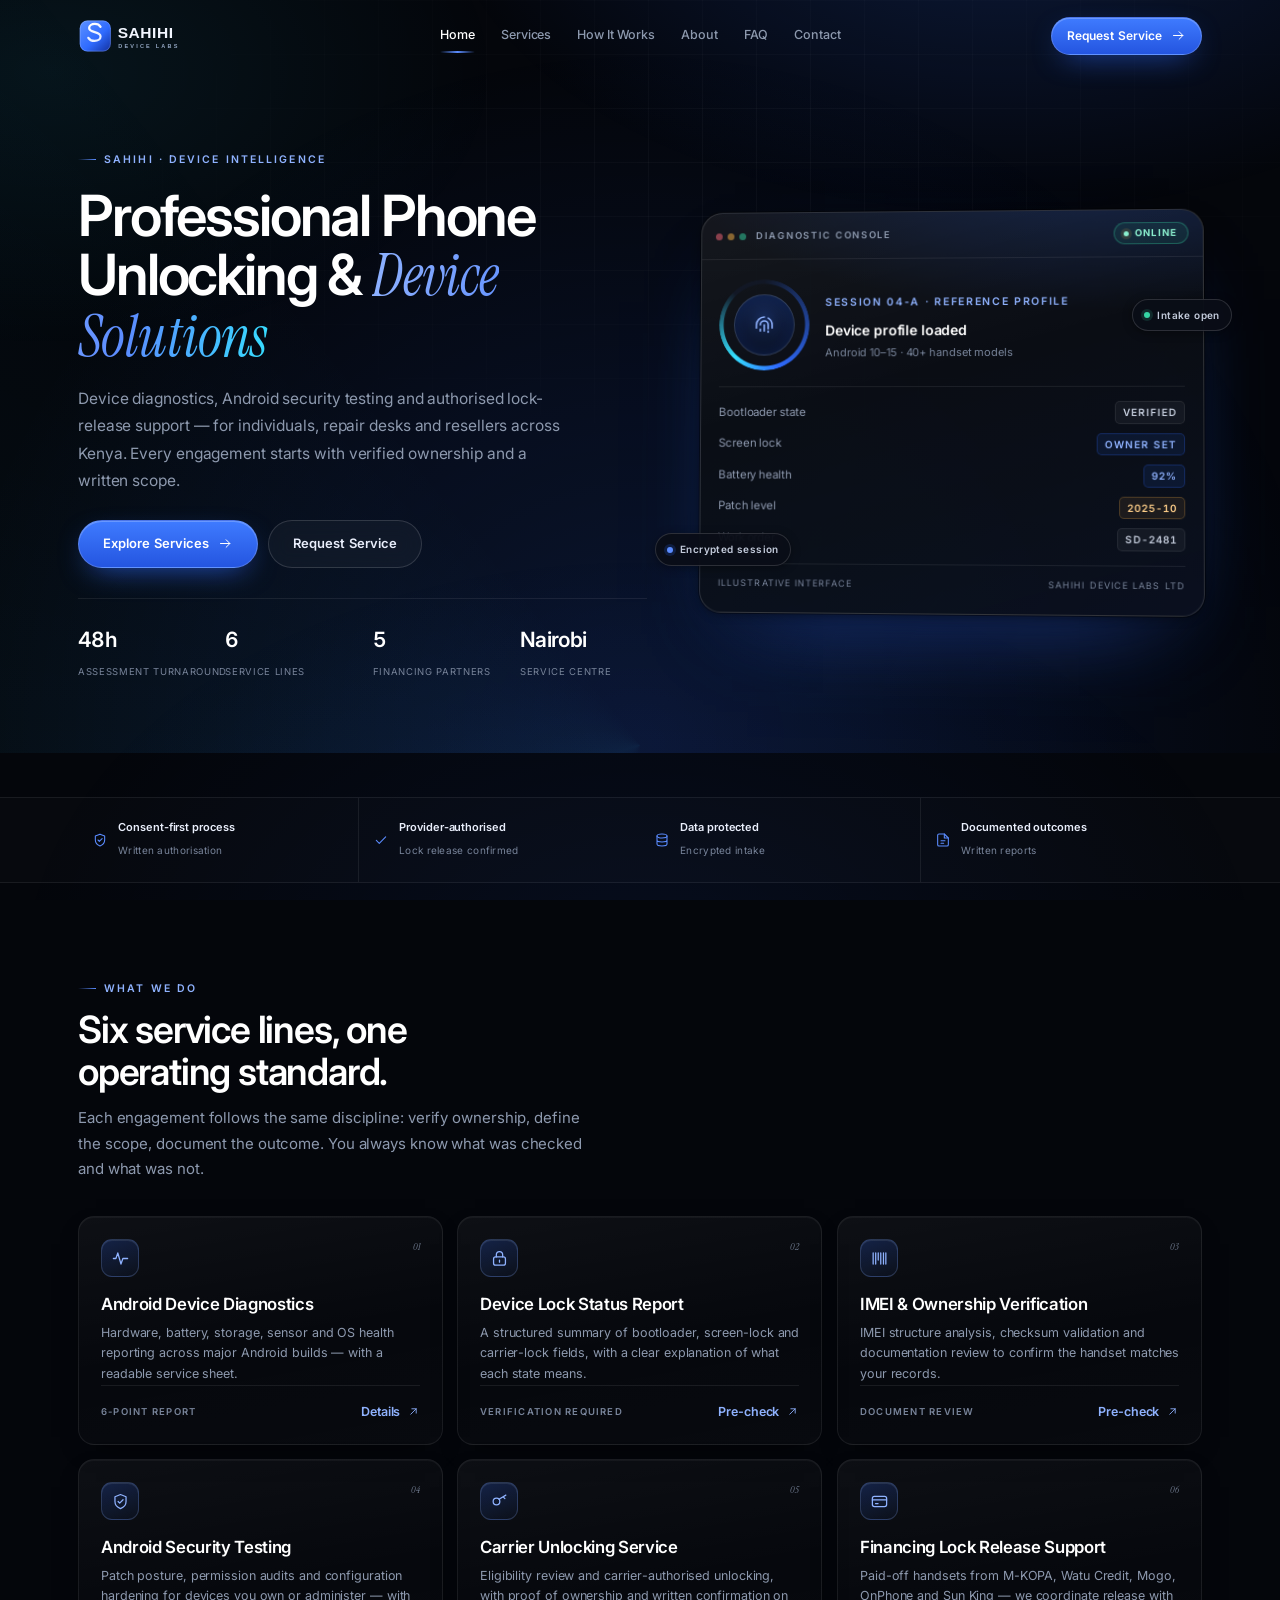
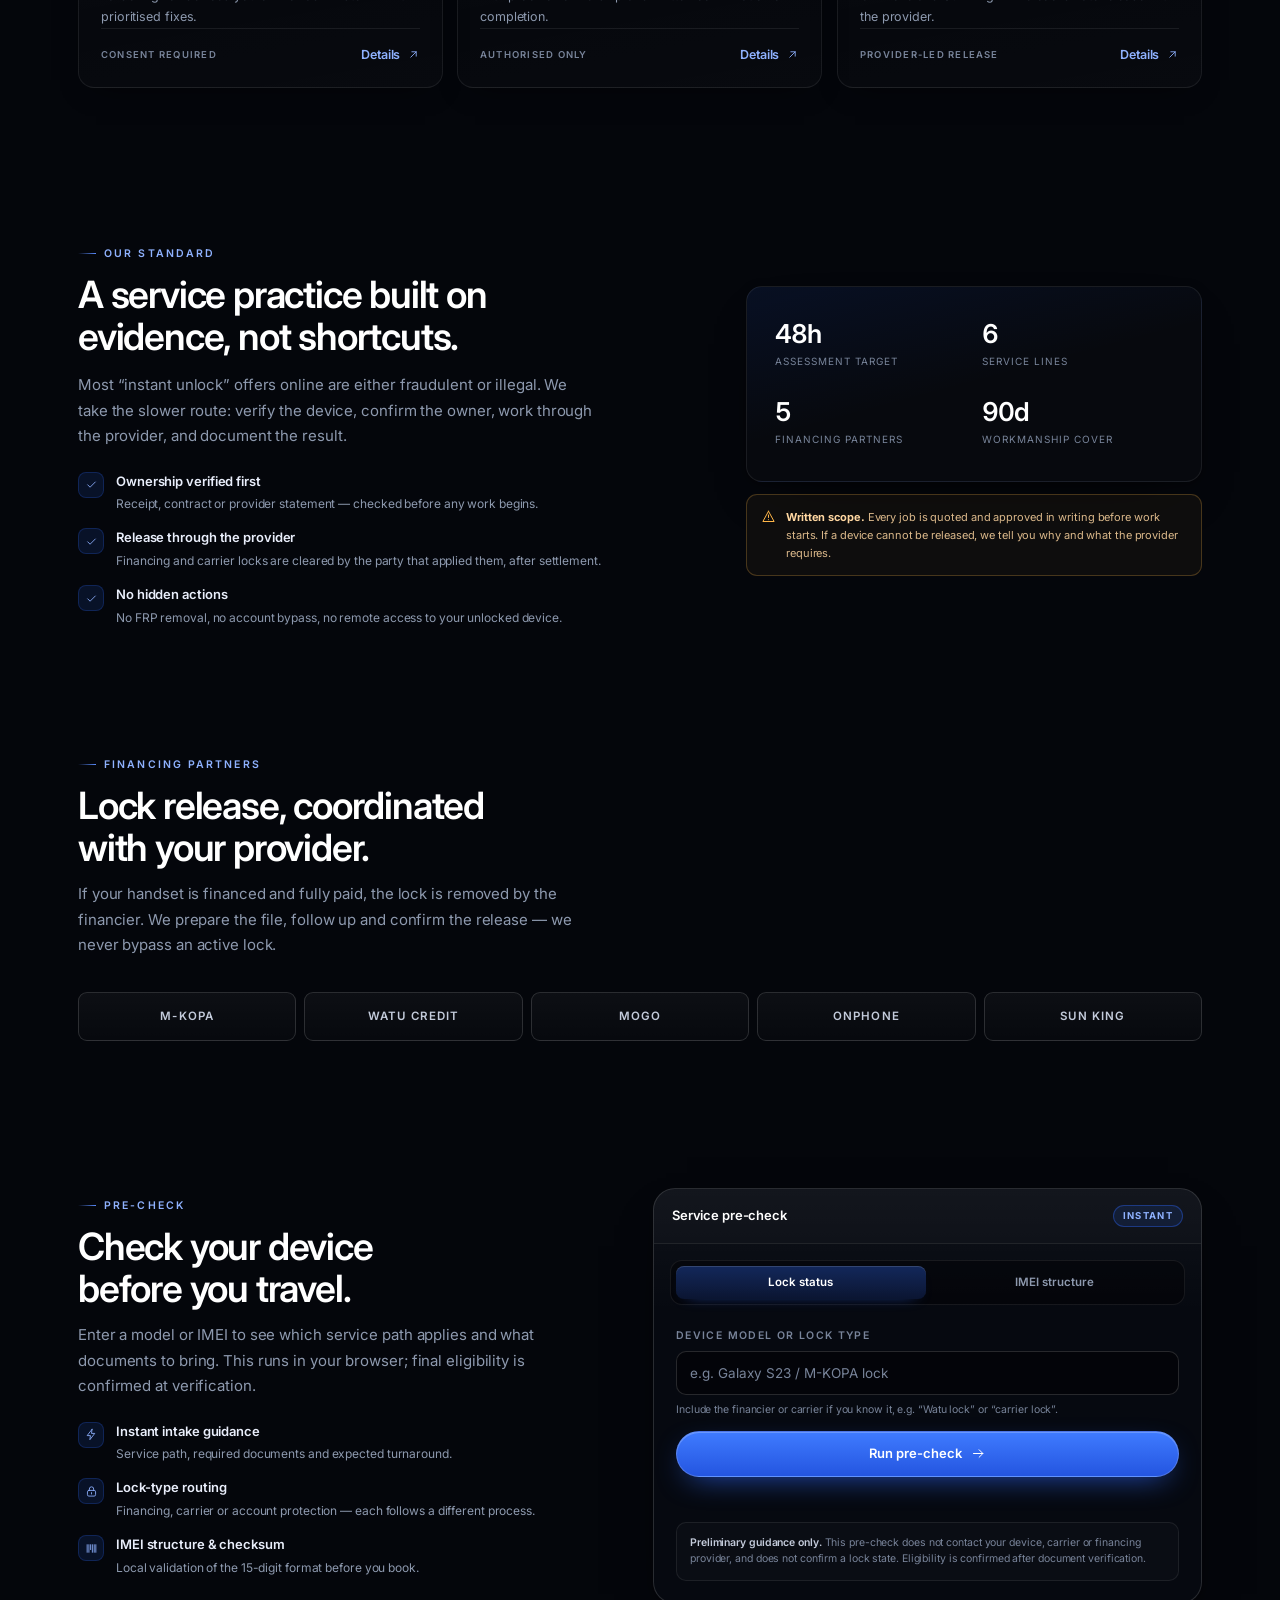
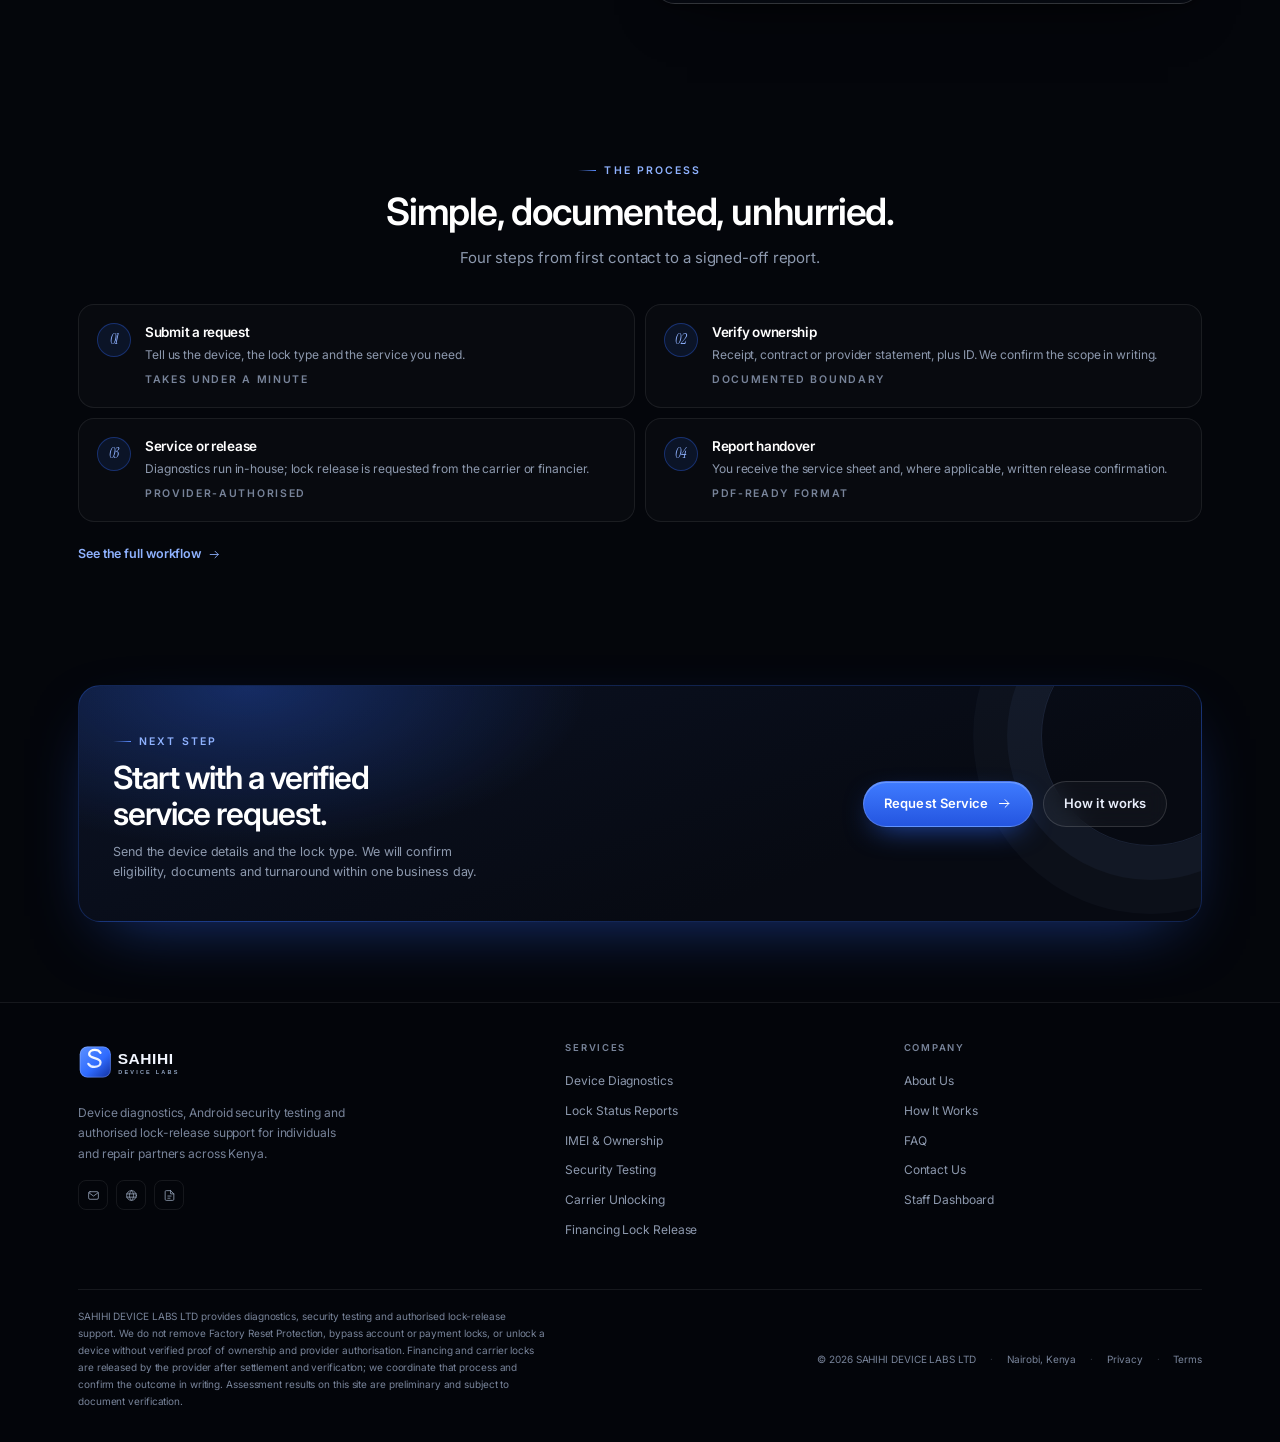
<file: index.html>
<!doctype html>
<html lang="en">
<head>
<meta charset="utf-8">
<meta name="viewport" content="width=device-width, initial-scale=1, viewport-fit=cover">
<title>SAHIHI DEVICE LABS — Professional Phone Unlocking & Device Solutions</title>
<meta name="description" content="SAHIHI DEVICE LABS LTD — Android diagnostics, lock-status reporting, IMEI verification, security testing and authorised lock release in Nairobi, Kenya.">
<meta name="theme-color" content="#04060b">
<meta name="color-scheme" content="dark">
<meta property="og:type" content="website">
<meta property="og:site_name" content="SAHIHI DEVICE LABS LTD">
<meta property="og:title" content="SAHIHI DEVICE LABS — Professional Phone Unlocking & Device Solutions">
<meta property="og:description" content="SAHIHI DEVICE LABS LTD — Android diagnostics, lock-status reporting, IMEI verification, security testing and authorised lock release in Nairobi, Kenya.">
<link rel="icon" type="image/svg+xml" href="assets/img/logo-mark.svg">
<link rel="preconnect" href="https://fonts.googleapis.com">
<link rel="preconnect" href="https://fonts.gstatic.com" crossorigin>
<link href="https://fonts.googleapis.com/css2?family=Inter:wght@400;500;600;700&amp;family=Instrument+Serif:ital@0;1&amp;display=swap" rel="stylesheet">
<link rel="stylesheet" href="assets/css/style.css">
<noscript><style>.reveal{opacity:1;transform:none}</style></noscript>
</head>
<body data-page="index.html">
<header class="site-header" id="siteHeader">
  <div class="wrap nav">
    <a class="brand" href="index.html" aria-label="SAHIHI home"><img class="brand-logo" src="assets/img/logo.svg" alt="Sahihi Device Labs" width="152" height="38"></a>
    <nav class="nav-links" aria-label="Primary">
      <a class="nav-link is-active" href="index.html" aria-current="page">Home</a>
<a class="nav-link" href="services.html">Services</a>
<a class="nav-link" href="how-it-works.html">How It Works</a>
<a class="nav-link" href="about.html">About</a>
<a class="nav-link" href="faq.html">FAQ</a>
<a class="nav-link" href="contact.html">Contact</a>
    </nav>
    <div class="nav-actions"><a class="btn btn--primary btn--sm" href="contact.html">Request Service <svg viewBox="0 0 24 24" fill="none" stroke="currentColor" stroke-width="1.6" stroke-linecap="round" stroke-linejoin="round" aria-hidden="true"><path d="M4 12h15M13 6l6 6-6 6"/></svg></a></div>
    <button class="nav-toggle" id="navToggle" aria-label="Open menu" aria-expanded="false" aria-controls="mobileMenu"><span></span></button>
  </div>
</header>
<div class="mobile-menu" id="mobileMenu">
  <a class="mobile-link is-active" href="index.html">Home<small>Current</small></a>
<a class="mobile-link" href="services.html">Services<small>→</small></a>
<a class="mobile-link" href="how-it-works.html">How It Works<small>→</small></a>
<a class="mobile-link" href="about.html">About<small>→</small></a>
<a class="mobile-link" href="faq.html">FAQ<small>→</small></a>
<a class="mobile-link" href="contact.html">Contact<small>→</small></a>
  <a class="mobile-link" href="admin.html">Staff Dashboard<small>Staff</small></a>
  <div class="mobile-cta">
    <a class="btn btn--primary btn--block" href="contact.html">Request Service</a>
    <a class="btn btn--ghost btn--block" href="services.html">Explore Services</a>
  </div>
  <p class="mobile-note">SAHIHI DEVICE LABS LTD · Nairobi, Kenya. Diagnostics, authorised unlocking and device-financing release support.</p>
</div>
<main>

<section class="hero">
  <div class="hero-grid" aria-hidden="true"></div>
  <div class="wrap hero-inner">
    <div class="hero-copy">
      <span class="eyebrow">SAHIHI · DEVICE INTELLIGENCE</span>
      <h1>Professional Phone Unlocking &amp; <span class="serif">Device Solutions</span></h1>
      <p class="hero-sub">
        Device diagnostics, Android security testing and authorised lock-release support — for individuals,
        repair desks and resellers across Kenya. Every engagement starts with verified ownership and a written scope.
      </p>
      <div class="hero-actions">
        <a class="btn btn--primary" href="services.html">Explore Services <svg viewBox="0 0 24 24" fill="none" stroke="currentColor" stroke-width="1.6" stroke-linecap="round" stroke-linejoin="round" aria-hidden="true"><path d="M4 12h15M13 6l6 6-6 6"/></svg></a>
        <a class="btn btn--ghost" href="contact.html">Request Service</a>
      </div>
      <div class="hero-meta">
        <div><strong>48h</strong><span>Assessment turnaround</span></div>
        <div><strong>6</strong><span>Service lines</span></div>
        <div><strong>5</strong><span>Financing partners</span></div>
        <div><strong>Nairobi</strong><span>Service centre</span></div>
      </div>
    </div>

    <div class="console-wrap reveal">
      <div class="float-chip chip-a"><i></i>Intake open</div>
      <div class="float-chip chip-b"><i></i>Encrypted session</div>
      <div class="console" role="img" aria-label="Illustration of a device diagnostic console">
        <div class="console-bar">
          <span class="console-dots" aria-hidden="true"><i></i><i></i><i></i></span>
          <span class="console-title">Diagnostic console</span>
          <span class="badge badge--ok" style="margin-left:auto"><span class="dot"></span>Online</span>
        </div>
        <div class="console-body">
          <div class="scan">
            <div class="scan-visual" aria-hidden="true">
              <div class="scan-ring"></div>
              <div class="scan-ring-core"><div class="scan-core"><svg viewBox="0 0 24 24" fill="none" stroke="currentColor" stroke-width="1.6" stroke-linecap="round" stroke-linejoin="round" aria-hidden="true"><path d="M12 4a8 8 0 0 0-8 8v3.2M20 15.2V12a8 8 0 0 0-4-6.9"/><path d="M8 12a4 4 0 0 1 8 0v4M12 12v6.2M8 16.2v2M16 18.2v1.2"/></svg></div></div>
            </div>
            <div class="scan-meta">
              <span class="micro">Session 04-A · Reference profile</span>
              <strong>Device profile loaded</strong>
              <p>Android 10–15 · 40+ handset models</p>
            </div>
          </div>
          <div class="readout">
            <div class="readout-row"><span>Bootloader state</span><b>VERIFIED</b></div>
            <div class="readout-row"><span>Screen lock</span><b class="blue">OWNER SET</b></div>
            <div class="readout-row"><span>Battery health</span><b class="blue">92%</b></div>
            <div class="readout-row"><span>Patch level</span><b class="amber">2025-10</b></div>
            <div class="readout-row"><span>Work order</span><b>SD-2481</b></div>
          </div>
          <div class="console-foot"><span>Illustrative interface</span><span>SAHIHI DEVICE LABS LTD</span></div>
        </div>
      </div>
    </div>
  </div>
</section>

<section class="trust-strip">
  <div class="wrap trust-grid">
    <div class="trust-item"><svg viewBox="0 0 24 24" fill="none" stroke="currentColor" stroke-width="1.6" stroke-linecap="round" stroke-linejoin="round" aria-hidden="true"><path d="M12 3.2 19 6v6c0 4.2-2.9 7.4-7 9-4.1-1.6-7-4.8-7-9V6l7-2.8Z"/><path d="m9 12 2 2 4.2-4.2"/></svg><div><strong>Consent-first process</strong><span>Written authorisation</span></div></div>
    <div class="trust-item"><svg viewBox="0 0 24 24" fill="none" stroke="currentColor" stroke-width="1.6" stroke-linecap="round" stroke-linejoin="round" aria-hidden="true"><path d="m5 12.6 4.4 4.4L19 7.4"/></svg><div><strong>Provider-authorised</strong><span>Lock release confirmed</span></div></div>
    <div class="trust-item"><svg viewBox="0 0 24 24" fill="none" stroke="currentColor" stroke-width="1.6" stroke-linecap="round" stroke-linejoin="round" aria-hidden="true"><ellipse cx="12" cy="6" rx="7.5" ry="3"/><path d="M4.5 6v6c0 1.7 3.4 3 7.5 3s7.5-1.3 7.5-3V6M4.5 12v6c0 1.7 3.4 3 7.5 3s7.5-1.3 7.5-3v-6"/></svg><div><strong>Data protected</strong><span>Encrypted intake</span></div></div>
    <div class="trust-item"><svg viewBox="0 0 24 24" fill="none" stroke="currentColor" stroke-width="1.6" stroke-linecap="round" stroke-linejoin="round" aria-hidden="true"><path d="M14 3H6a2 2 0 0 0-2 2v14a2 2 0 0 0 2 2h12a2 2 0 0 0 2-2V9l-6-6Z"/><path d="M14 3v6h6M9 13h6M9 17h4"/></svg><div><strong>Documented outcomes</strong><span>Written reports</span></div></div>
  </div>
</section>

<section class="section" id="services">
  <div class="wrap">
    <div class="section-head reveal">
      <span class="eyebrow">What we do</span>
      <h2>Six service lines, one operating standard.</h2>
      <p class="lede">Each engagement follows the same discipline: verify ownership, define the scope, document the outcome. You always know what was checked and what was not.</p>
    </div>

    <div class="grid grid--3">
      <article class="card card--service reveal">
        <div class="card-top"><div class="card-ico"><svg viewBox="0 0 24 24" fill="none" stroke="currentColor" stroke-width="1.6" stroke-linecap="round" stroke-linejoin="round" aria-hidden="true"><path d="M3 12h3.2l2.4-7 4 14 2.4-7H21"/></svg></div><span class="card-num">01</span></div>
        <h3>Android Device Diagnostics</h3>
        <p>Hardware, battery, storage, sensor and OS health reporting across major Android builds — with a readable service sheet.</p>
        <div class="card-meta"><span class="card-tag">6-point report</span><a class="link-arrow" href="services.html#diagnostics">Details <svg viewBox="0 0 24 24" fill="none" stroke="currentColor" stroke-width="1.6" stroke-linecap="round" stroke-linejoin="round" aria-hidden="true"><path d="M7 17 17 7M9 7h8v8"/></svg></a></div>
      </article>

      <article class="card card--service reveal">
        <div class="card-top"><div class="card-ico"><svg viewBox="0 0 24 24" fill="none" stroke="currentColor" stroke-width="1.6" stroke-linecap="round" stroke-linejoin="round" aria-hidden="true"><rect x="4.5" y="10" width="15" height="10.5" rx="2.6"/><path d="M8 10V7.4a4 4 0 0 1 8 0V10"/><path d="M12 14v2.6"/></svg></div><span class="card-num">02</span></div>
        <h3>Device Lock Status Report</h3>
        <p>A structured summary of bootloader, screen-lock and carrier-lock fields, with a clear explanation of what each state means.</p>
        <div class="card-meta"><span class="card-tag">Verification required</span><a class="link-arrow" href="#precheck">Pre-check <svg viewBox="0 0 24 24" fill="none" stroke="currentColor" stroke-width="1.6" stroke-linecap="round" stroke-linejoin="round" aria-hidden="true"><path d="M7 17 17 7M9 7h8v8"/></svg></a></div>
      </article>

      <article class="card card--service reveal">
        <div class="card-top"><div class="card-ico"><svg viewBox="0 0 24 24" fill="none" stroke="currentColor" stroke-width="1.6" stroke-linecap="round" stroke-linejoin="round" aria-hidden="true"><path d="M4 5v14M7.2 5v14M10.4 5v9M13.6 5v14M17 5v14M20 5v14"/></svg></div><span class="card-num">03</span></div>
        <h3>IMEI &amp; Ownership Verification</h3>
        <p>IMEI structure analysis, checksum validation and documentation review to confirm the handset matches your records.</p>
        <div class="card-meta"><span class="card-tag">Document review</span><a class="link-arrow" href="#precheck">Pre-check <svg viewBox="0 0 24 24" fill="none" stroke="currentColor" stroke-width="1.6" stroke-linecap="round" stroke-linejoin="round" aria-hidden="true"><path d="M7 17 17 7M9 7h8v8"/></svg></a></div>
      </article>

      <article class="card card--service reveal">
        <div class="card-top"><div class="card-ico"><svg viewBox="0 0 24 24" fill="none" stroke="currentColor" stroke-width="1.6" stroke-linecap="round" stroke-linejoin="round" aria-hidden="true"><path d="M12 3.2 19 6v6c0 4.2-2.9 7.4-7 9-4.1-1.6-7-4.8-7-9V6l7-2.8Z"/><path d="m9 12 2 2 4.2-4.2"/></svg></div><span class="card-num">04</span></div>
        <h3>Android Security Testing</h3>
        <p>Patch posture, permission audits and configuration hardening for devices you own or administer — with prioritised fixes.</p>
        <div class="card-meta"><span class="card-tag">Consent required</span><a class="link-arrow" href="services.html#security">Details <svg viewBox="0 0 24 24" fill="none" stroke="currentColor" stroke-width="1.6" stroke-linecap="round" stroke-linejoin="round" aria-hidden="true"><path d="M7 17 17 7M9 7h8v8"/></svg></a></div>
      </article>

      <article class="card card--service reveal">
        <div class="card-top"><div class="card-ico"><svg viewBox="0 0 24 24" fill="none" stroke="currentColor" stroke-width="1.6" stroke-linecap="round" stroke-linejoin="round" aria-hidden="true"><circle cx="8.2" cy="12" r="4.2"/><path d="M11.4 9.2 20 4M16.8 6.4l2 2"/></svg></div><span class="card-num">05</span></div>
        <h3>Carrier Unlocking Service</h3>
        <p>Eligibility review and carrier-authorised unlocking, with proof of ownership and written confirmation on completion.</p>
        <div class="card-meta"><span class="card-tag">Authorised only</span><a class="link-arrow" href="services.html#unlocking">Details <svg viewBox="0 0 24 24" fill="none" stroke="currentColor" stroke-width="1.6" stroke-linecap="round" stroke-linejoin="round" aria-hidden="true"><path d="M7 17 17 7M9 7h8v8"/></svg></a></div>
      </article>

      <article class="card card--service reveal">
        <div class="card-top"><div class="card-ico"><svg viewBox="0 0 24 24" fill="none" stroke="currentColor" stroke-width="1.6" stroke-linecap="round" stroke-linejoin="round" aria-hidden="true"><rect x="3" y="5.5" width="18" height="13" rx="2.6"/><path d="M3 10h18M7 14.6h3.2"/></svg></div><span class="card-num">06</span></div>
        <h3>Financing Lock Release Support</h3>
        <p>Paid-off handsets from M-KOPA, Watu Credit, Mogo, OnPhone and Sun King — we coordinate release with the provider.</p>
        <div class="card-meta"><span class="card-tag">Provider-led release</span><a class="link-arrow" href="services.html#financing">Details <svg viewBox="0 0 24 24" fill="none" stroke="currentColor" stroke-width="1.6" stroke-linecap="round" stroke-linejoin="round" aria-hidden="true"><path d="M7 17 17 7M9 7h8v8"/></svg></a></div>
      </article>
    </div>
  </div>
</section>

<section class="section section--tight">
  <div class="wrap split">
    <div class="reveal">
      <span class="eyebrow">Our standard</span>
      <h2 style="margin-top:12px">A service practice built on evidence, not shortcuts.</h2>
      <p class="lede" style="margin-top:14px">Most “instant unlock” offers online are either fraudulent or illegal. We take the slower route: verify the device, confirm the owner, work through the provider, and document the result.</p>
      <div class="feature-list">
        <div class="feature-item">
          <span class="feature-ico"><svg viewBox="0 0 24 24" fill="none" stroke="currentColor" stroke-width="1.6" stroke-linecap="round" stroke-linejoin="round" aria-hidden="true"><path d="m5 12.6 4.4 4.4L19 7.4"/></svg></span>
          <div><strong>Ownership verified first</strong><p>Receipt, contract or provider statement — checked before any work begins.</p></div>
        </div>
        <div class="feature-item">
          <span class="feature-ico"><svg viewBox="0 0 24 24" fill="none" stroke="currentColor" stroke-width="1.6" stroke-linecap="round" stroke-linejoin="round" aria-hidden="true"><path d="m5 12.6 4.4 4.4L19 7.4"/></svg></span>
          <div><strong>Release through the provider</strong><p>Financing and carrier locks are cleared by the party that applied them, after settlement.</p></div>
        </div>
        <div class="feature-item">
          <span class="feature-ico"><svg viewBox="0 0 24 24" fill="none" stroke="currentColor" stroke-width="1.6" stroke-linecap="round" stroke-linejoin="round" aria-hidden="true"><path d="m5 12.6 4.4 4.4L19 7.4"/></svg></span>
          <div><strong>No hidden actions</strong><p>No FRP removal, no account bypass, no remote access to your unlocked device.</p></div>
        </div>
      </div>
    </div>
    <div class="reveal">
      <div class="stat-panel">
        <div class="stat"><b>48h</b><span>Assessment target</span></div>
        <div class="stat"><b>6</b><span>Service lines</span></div>
        <div class="stat"><b>5</b><span>Financing partners</span></div>
        <div class="stat"><b>90d</b><span>Workmanship cover</span></div>
      </div>
      <div class="notice" style="margin-top:12px">
        <svg viewBox="0 0 24 24" fill="none" stroke="currentColor" stroke-width="1.6" stroke-linecap="round" stroke-linejoin="round" aria-hidden="true"><path d="M12 3.6 21 20H3L12 3.6Z"/><path d="M12 9.6v4M12 17h.01"/></svg>
        <div><strong>Written scope.</strong> Every job is quoted and approved in writing before work starts. If a device cannot be released, we tell you why and what the provider requires.</div>
      </div>
    </div>
  </div>
</section>

<section class="section section--tight">
  <div class="wrap">
    <div class="section-head reveal">
      <span class="eyebrow">Financing partners</span>
      <h2>Lock release, coordinated with your provider.</h2>
      <p class="lede">If your handset is financed and fully paid, the lock is removed by the financier. We prepare the file, follow up and confirm the release — we never bypass an active lock.</p>
    </div>
    <div class="partner-row reveal">
      <span class="partner">M-KOPA</span><span class="partner">Watu Credit</span><span class="partner">Mogo</span><span class="partner">OnPhone</span><span class="partner">Sun King</span>
    </div>
  </div>
</section>

<section class="section" id="precheck">
  <div class="wrap">
    <div class="grid grid--2" style="align-items:start;gap:26px">
      <div class="reveal">
        <span class="eyebrow">Pre-check</span>
        <h2 style="margin-top:12px">Check your device before you travel.</h2>
        <p class="lede" style="margin-top:12px">Enter a model or IMEI to see which service path applies and what documents to bring. This runs in your browser; final eligibility is confirmed at verification.</p>
        <div class="feature-list" style="margin-top:22px">
          <div class="feature-item">
            <span class="feature-ico"><svg viewBox="0 0 24 24" fill="none" stroke="currentColor" stroke-width="1.6" stroke-linecap="round" stroke-linejoin="round" aria-hidden="true"><path d="M13 2.4 4 14h6l-1 7.6L18 10h-6l1-7.6Z"/></svg></span>
            <div><strong>Instant intake guidance</strong><p>Service path, required documents and expected turnaround.</p></div>
          </div>
          <div class="feature-item">
            <span class="feature-ico"><svg viewBox="0 0 24 24" fill="none" stroke="currentColor" stroke-width="1.6" stroke-linecap="round" stroke-linejoin="round" aria-hidden="true"><rect x="4.5" y="10" width="15" height="10.5" rx="2.6"/><path d="M8 10V7.4a4 4 0 0 1 8 0V10"/><path d="M12 14v2.6"/></svg></span>
            <div><strong>Lock-type routing</strong><p>Financing, carrier or account protection — each follows a different process.</p></div>
          </div>
          <div class="feature-item">
            <span class="feature-ico"><svg viewBox="0 0 24 24" fill="none" stroke="currentColor" stroke-width="1.6" stroke-linecap="round" stroke-linejoin="round" aria-hidden="true"><path d="M4 5v14M7.2 5v14M10.4 5v9M13.6 5v14M17 5v14M20 5v14"/></svg></span>
            <div><strong>IMEI structure &amp; checksum</strong><p>Local validation of the 15-digit format before you book.</p></div>
          </div>
        </div>
      </div>

      <div class="reveal">
        <div class="lab" id="lab">
          <div class="lab-head">
            <h3>Service pre-check</h3>
            <span class="badge badge--blue">Instant</span>
          </div>
          <div class="lab-tabs" role="tablist" aria-label="Pre-check type">
            <button class="lab-tab is-active" type="button" role="tab" aria-selected="true" data-tab="lock">Lock status</button>
            <button class="lab-tab" type="button" role="tab" aria-selected="false" data-tab="imei">IMEI structure</button>
          </div>
          <div class="lab-body">
            <div class="field">
              <label for="labInput" id="labLabel">Device model or lock type</label>
              <input class="input" id="labInput" type="text" autocomplete="off" spellcheck="false" placeholder="e.g. Galaxy S23 / M-KOPA lock">
              <p class="hint" id="labHint">Include the financier or carrier if you know it, e.g. “Watu lock” or “carrier lock”.</p>
            </div>
            <div style="margin-top:12px;display:flex;gap:8px">
              <button class="btn btn--primary btn--block" type="button" id="labRun">Run pre-check <svg viewBox="0 0 24 24" fill="none" stroke="currentColor" stroke-width="1.6" stroke-linecap="round" stroke-linejoin="round" aria-hidden="true"><path d="M4 12h15M13 6l6 6-6 6"/></svg></button>
            </div>
            <div class="progress" id="labProgress" aria-hidden="true"><i></i></div>
            <div class="log" id="labLog" aria-live="polite"></div>
            <div class="result" id="labResult" aria-live="polite"></div>
            <p class="lab-disclaimer"><strong>Preliminary guidance only.</strong> This pre-check does not contact your device, carrier or financing provider, and does not confirm a lock state. Eligibility is confirmed after document verification.</p>
          </div>
        </div>
      </div>
    </div>
  </div>
</section>

<section class="section section--tight">
  <div class="wrap">
    <div class="section-head section-head--center reveal">
      <span class="eyebrow">The process</span>
      <h2>Simple, documented, unhurried.</h2>
      <p class="lede">Four steps from first contact to a signed-off report.</p>
    </div>
    <div class="steps">
      <div class="step reveal"><span class="step-num">01</span><div><h3>Submit a request</h3><p>Tell us the device, the lock type and the service you need.</p><span class="micro">Takes under a minute</span></div></div>
      <div class="step reveal"><span class="step-num">02</span><div><h3>Verify ownership</h3><p>Receipt, contract or provider statement, plus ID. We confirm the scope in writing.</p><span class="micro">Documented boundary</span></div></div>
      <div class="step reveal"><span class="step-num">03</span><div><h3>Service or release</h3><p>Diagnostics run in-house; lock release is requested from the carrier or financier.</p><span class="micro">Provider-authorised</span></div></div>
      <div class="step reveal"><span class="step-num">04</span><div><h3>Report handover</h3><p>You receive the service sheet and, where applicable, written release confirmation.</p><span class="micro">PDF-ready format</span></div></div>
    </div>
    <div style="margin-top:18px" class="reveal"><a class="link-arrow" href="how-it-works.html">See the full workflow <svg viewBox="0 0 24 24" fill="none" stroke="currentColor" stroke-width="1.6" stroke-linecap="round" stroke-linejoin="round" aria-hidden="true"><path d="M4 12h15M13 6l6 6-6 6"/></svg></a></div>
  </div>
</section>

<section class="section section--tight">
  <div class="wrap">
    <div class="cta-band reveal">
      <div>
        <span class="eyebrow">Next step</span>
        <h2 style="margin-top:10px">Start with a verified service request.</h2>
        <p>Send the device details and the lock type. We will confirm eligibility, documents and turnaround within one business day.</p>
      </div>
      <div class="cta-actions">
        <a class="btn btn--primary" href="contact.html">Request Service <svg viewBox="0 0 24 24" fill="none" stroke="currentColor" stroke-width="1.6" stroke-linecap="round" stroke-linejoin="round" aria-hidden="true"><path d="M4 12h15M13 6l6 6-6 6"/></svg></a>
        <a class="btn btn--ghost" href="how-it-works.html">How it works</a>
      </div>
    </div>
  </div>
</section>

</main>
<footer class="site-footer">
  <div class="wrap">
    <div class="footer-grid">
      <div class="footer-brand">
        <a class="brand" href="index.html" aria-label="SAHIHI home"><img class="brand-logo" src="assets/img/logo.svg" alt="Sahihi Device Labs" width="152" height="38"></a>
        <p>Device diagnostics, Android security testing and authorised lock-release support for individuals and repair partners across Kenya.</p>
        <div class="socials">
          <a href="mailto:service@sahihidevices.co.ke" aria-label="Email SAHIHI"><svg viewBox="0 0 24 24" fill="none" stroke="currentColor" stroke-width="1.6" stroke-linecap="round" stroke-linejoin="round" aria-hidden="true"><rect x="3" y="5" width="18" height="14" rx="2.6"/><path d="m3.6 7 8.4 6 8.4-6"/></svg></a>
          <a href="contact.html" aria-label="Contact SAHIHI"><svg viewBox="0 0 24 24" fill="none" stroke="currentColor" stroke-width="1.6" stroke-linecap="round" stroke-linejoin="round" aria-hidden="true"><circle cx="12" cy="12" r="9"/><path d="M3.2 9h17.6M3.2 15h17.6"/><path d="M12 3c2.5 2.4 3.8 5.4 3.8 9s-1.3 6.6-3.8 9c-2.5-2.4-3.8-5.4-3.8-9S9.5 5.4 12 3Z"/></svg></a>
          <a href="faq.html" aria-label="Read the FAQ"><svg viewBox="0 0 24 24" fill="none" stroke="currentColor" stroke-width="1.6" stroke-linecap="round" stroke-linejoin="round" aria-hidden="true"><path d="M14 3H6a2 2 0 0 0-2 2v14a2 2 0 0 0 2 2h12a2 2 0 0 0 2-2V9l-6-6Z"/><path d="M14 3v6h6M9 13h6M9 17h4"/></svg></a>
        </div>
      </div>
      <div class="footer-col">
        <h4>Services</h4>
        <a href="services.html#diagnostics">Device Diagnostics</a>
        <a href="services.html#lock-report">Lock Status Reports</a>
        <a href="services.html#imei">IMEI &amp; Ownership</a>
        <a href="services.html#security">Security Testing</a>
        <a href="services.html#unlocking">Carrier Unlocking</a>
        <a href="services.html#financing">Financing Lock Release</a>
      </div>
      <div class="footer-col">
        <h4>Company</h4>
        <a href="about.html">About Us</a>
        <a href="how-it-works.html">How It Works</a>
        <a href="faq.html">FAQ</a>
        <a href="contact.html">Contact Us</a>
        <a href="admin.html">Staff Dashboard</a>
      </div>
    </div>
    <div class="footer-bottom">
      <p class="footer-legal">
        SAHIHI DEVICE LABS LTD provides diagnostics, security testing and authorised lock-release support. We do not remove Factory Reset Protection,
        bypass account or payment locks, or unlock a device without verified proof of ownership and provider authorisation. Financing and carrier
        locks are released by the provider after settlement and verification; we coordinate that process and confirm the outcome in writing.
        Assessment results on this site are preliminary and subject to document verification.
      </p>
      <div class="footer-copy">
        <span>© <span data-year>2026</span> SAHIHI DEVICE LABS LTD</span>
        <span class="sep">·</span>
        <span>Nairobi, Kenya</span>
        <span class="sep">·</span>
        <a href="contact.html">Privacy</a>
        <span class="sep">·</span>
        <a href="contact.html">Terms</a>
      </div>
    </div>
  </div>
</footer>
<script src="assets/js/app.js"></script>
<script src="assets/js/lab.js"></script>

</body>
</html>
</file>
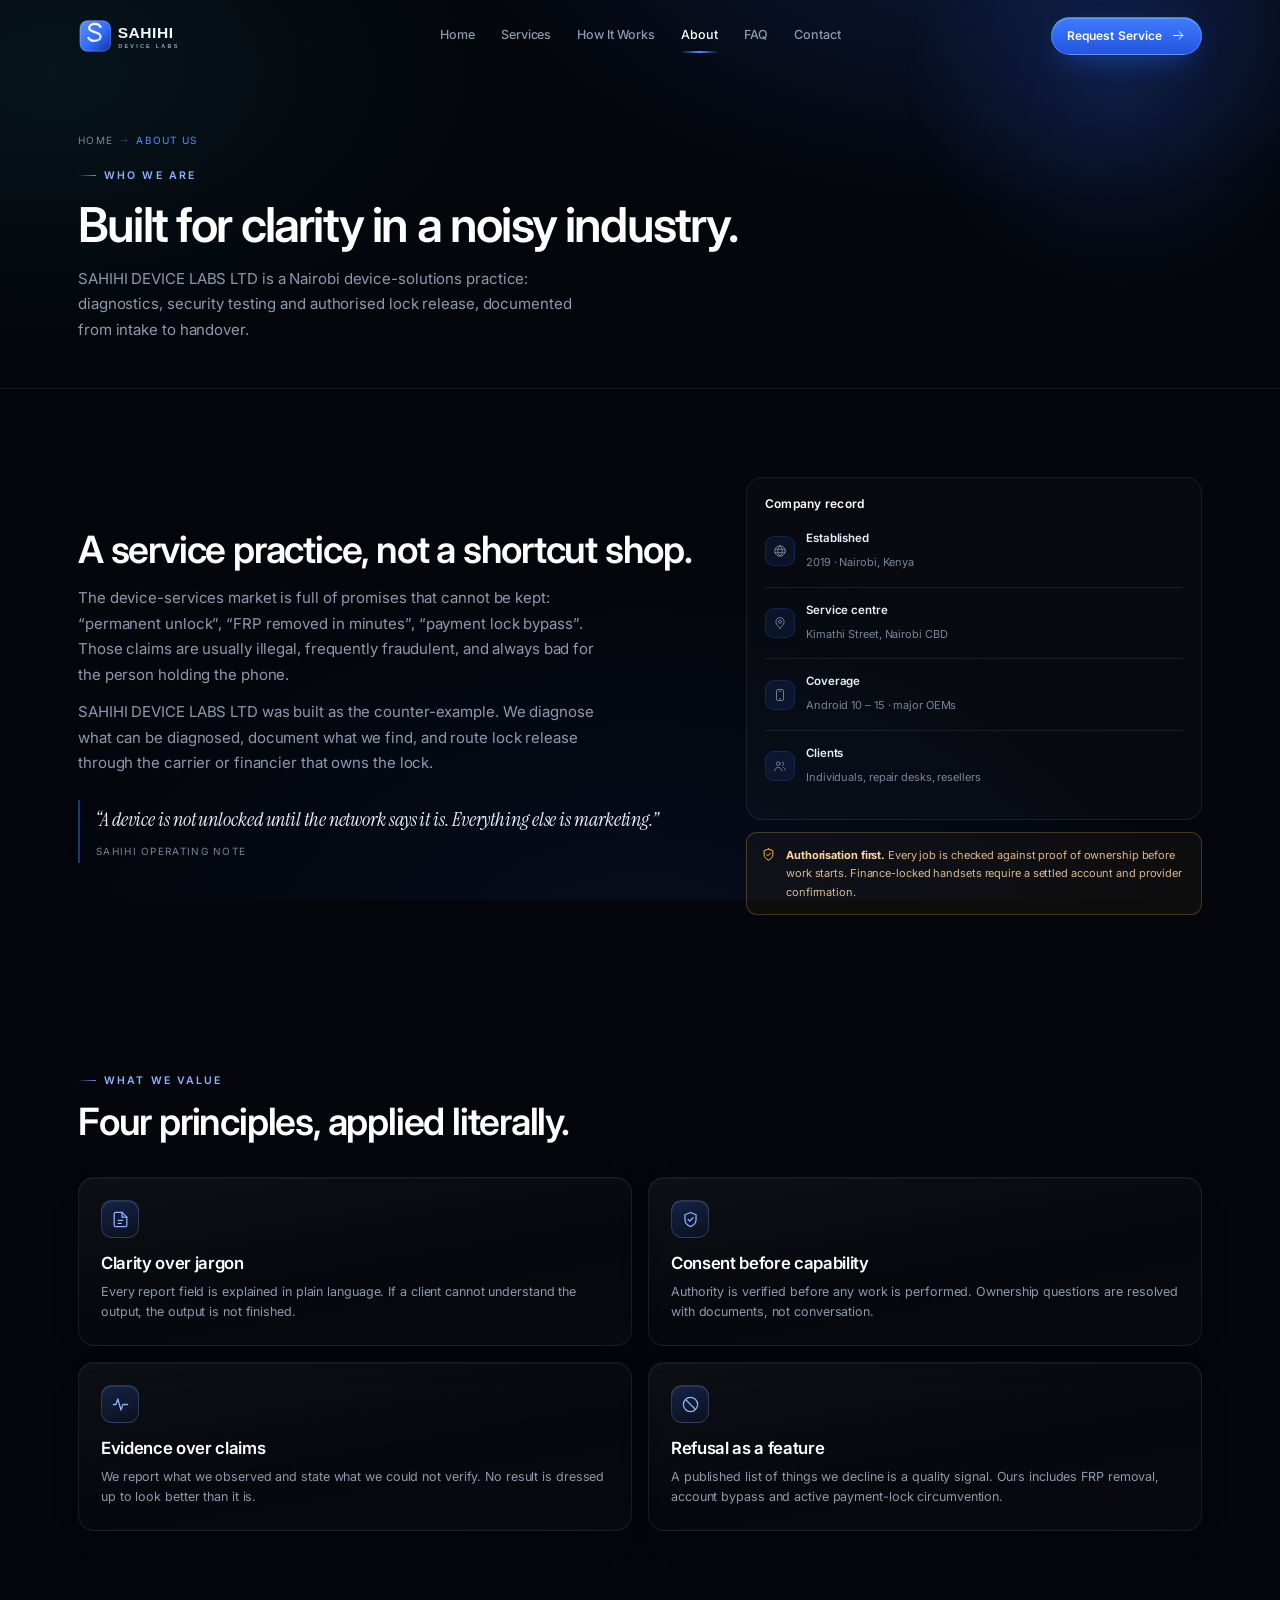
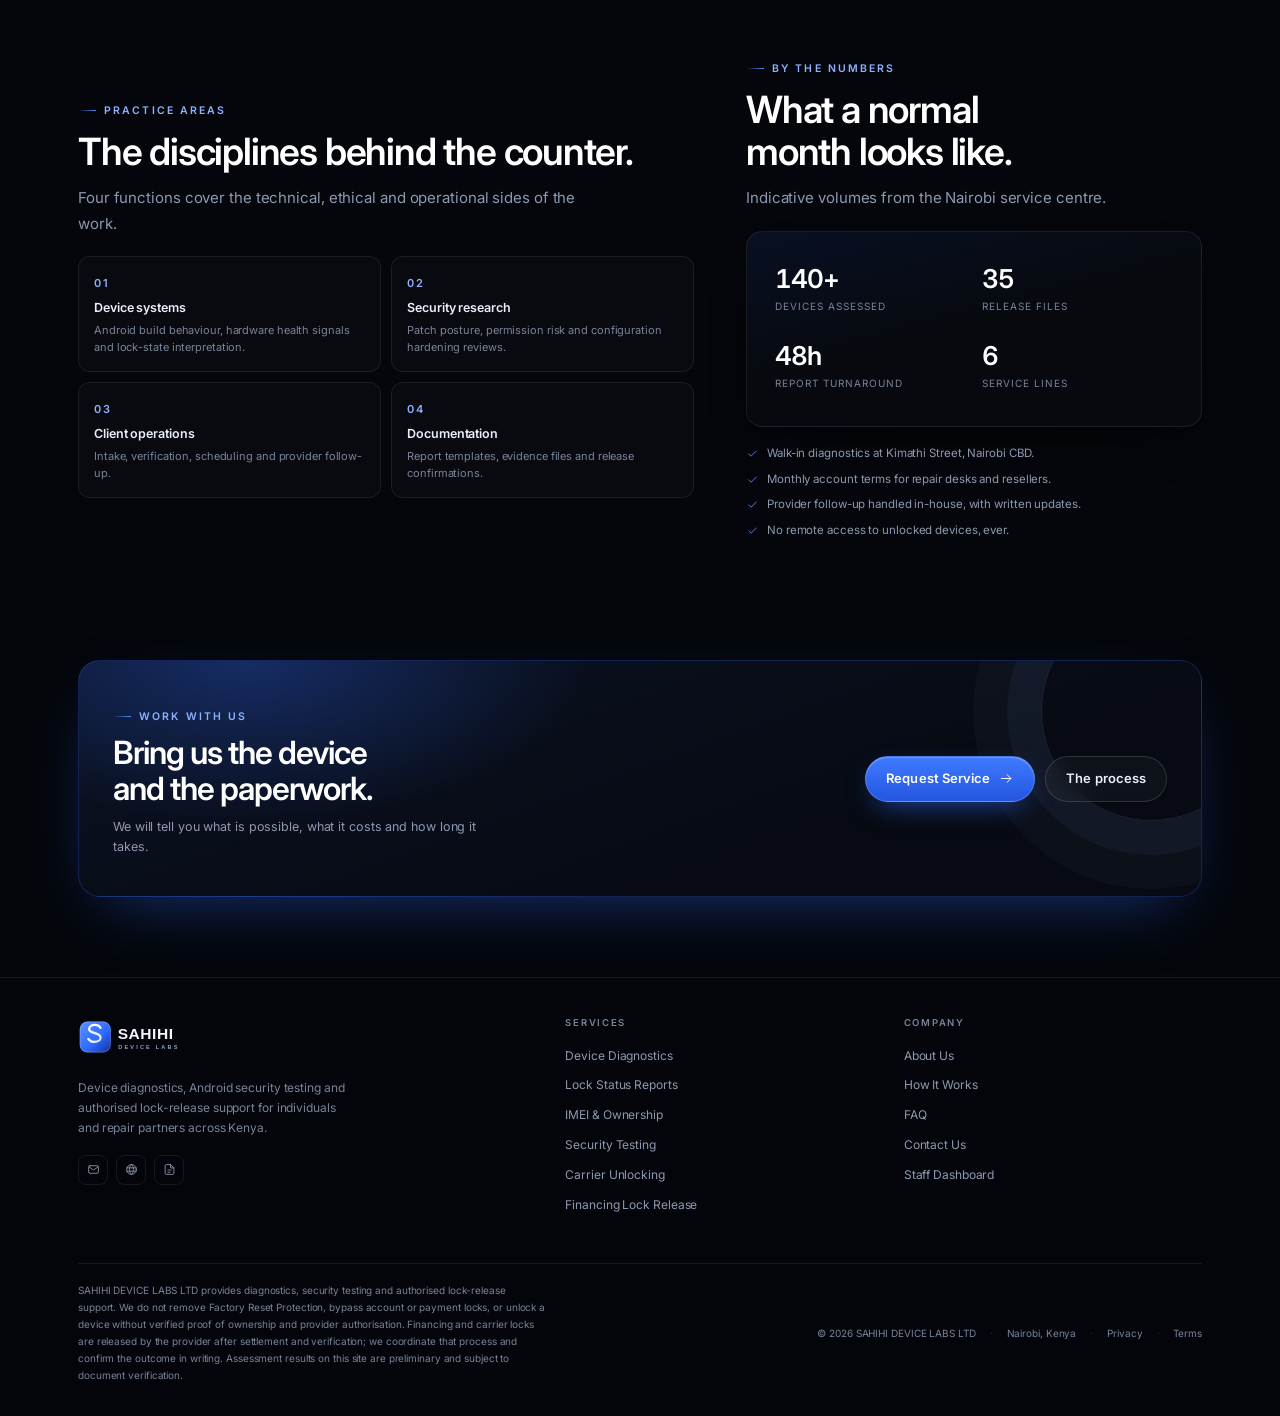
<file: about.html>
<!doctype html>
<html lang="en">
<head>
<meta charset="utf-8">
<meta name="viewport" content="width=device-width, initial-scale=1, viewport-fit=cover">
<title>About — SAHIHI DEVICE LABS</title>
<meta name="description" content="SAHIHI DEVICE LABS LTD is a Nairobi device-solutions practice for diagnostics, security testing and authorised lock release.">
<meta name="theme-color" content="#04060b">
<meta name="color-scheme" content="dark">
<meta property="og:type" content="website">
<meta property="og:site_name" content="SAHIHI DEVICE LABS LTD">
<meta property="og:title" content="About — SAHIHI DEVICE LABS">
<meta property="og:description" content="SAHIHI DEVICE LABS LTD is a Nairobi device-solutions practice for diagnostics, security testing and authorised lock release.">
<link rel="icon" type="image/svg+xml" href="assets/img/logo-mark.svg">
<link rel="preconnect" href="https://fonts.googleapis.com">
<link rel="preconnect" href="https://fonts.gstatic.com" crossorigin>
<link href="https://fonts.googleapis.com/css2?family=Inter:wght@400;500;600;700&amp;family=Instrument+Serif:ital@0;1&amp;display=swap" rel="stylesheet">
<link rel="stylesheet" href="assets/css/style.css">
<noscript><style>.reveal{opacity:1;transform:none}</style></noscript>
</head>
<body data-page="about.html">
<header class="site-header" id="siteHeader">
  <div class="wrap nav">
    <a class="brand" href="index.html" aria-label="SAHIHI home"><img class="brand-logo" src="assets/img/logo.svg" alt="Sahihi Device Labs" width="152" height="38"></a>
    <nav class="nav-links" aria-label="Primary">
      <a class="nav-link" href="index.html">Home</a>
<a class="nav-link" href="services.html">Services</a>
<a class="nav-link" href="how-it-works.html">How It Works</a>
<a class="nav-link is-active" href="about.html" aria-current="page">About</a>
<a class="nav-link" href="faq.html">FAQ</a>
<a class="nav-link" href="contact.html">Contact</a>
    </nav>
    <div class="nav-actions"><a class="btn btn--primary btn--sm" href="contact.html">Request Service <svg viewBox="0 0 24 24" fill="none" stroke="currentColor" stroke-width="1.6" stroke-linecap="round" stroke-linejoin="round" aria-hidden="true"><path d="M4 12h15M13 6l6 6-6 6"/></svg></a></div>
    <button class="nav-toggle" id="navToggle" aria-label="Open menu" aria-expanded="false" aria-controls="mobileMenu"><span></span></button>
  </div>
</header>
<div class="mobile-menu" id="mobileMenu">
  <a class="mobile-link" href="index.html">Home<small>→</small></a>
<a class="mobile-link" href="services.html">Services<small>→</small></a>
<a class="mobile-link" href="how-it-works.html">How It Works<small>→</small></a>
<a class="mobile-link is-active" href="about.html">About<small>Current</small></a>
<a class="mobile-link" href="faq.html">FAQ<small>→</small></a>
<a class="mobile-link" href="contact.html">Contact<small>→</small></a>
  <a class="mobile-link" href="admin.html">Staff Dashboard<small>Staff</small></a>
  <div class="mobile-cta">
    <a class="btn btn--primary btn--block" href="contact.html">Request Service</a>
    <a class="btn btn--ghost btn--block" href="services.html">Explore Services</a>
  </div>
  <p class="mobile-note">SAHIHI DEVICE LABS LTD · Nairobi, Kenya. Diagnostics, authorised unlocking and device-financing release support.</p>
</div>
<main>

<section class="page-head">
  <div class="wrap">
    <nav class="breadcrumb" aria-label="Breadcrumb"><a href="index.html">Home</a><svg viewBox="0 0 24 24" fill="none" stroke="currentColor" stroke-width="1.6" stroke-linecap="round" stroke-linejoin="round" aria-hidden="true"><path d="M4 12h15M13 6l6 6-6 6"/></svg><span>About Us</span></nav>
    <span class="eyebrow" style="margin-top:18px">Who we are</span>
    <h1>Built for clarity in a noisy industry.</h1>
    <p class="lede">SAHIHI DEVICE LABS LTD is a Nairobi device-solutions practice: diagnostics, security testing and authorised lock release, documented from intake to handover.</p>
  </div>
</section>

<section class="section">
  <div class="wrap split">
    <div class="reveal">
      <h2>A service practice, not a shortcut shop.</h2>
      <p class="lede" style="margin-top:14px">The device-services market is full of promises that cannot be kept: “permanent unlock”, “FRP removed in minutes”, “payment lock bypass”. Those claims are usually illegal, frequently fraudulent, and always bad for the person holding the phone.</p>
      <p class="lede" style="margin-top:12px">SAHIHI DEVICE LABS LTD was built as the counter-example. We diagnose what can be diagnosed, document what we find, and route lock release through the carrier or financier that owns the lock.</p>
      <blockquote class="quote" style="margin-top:24px">“A device is not unlocked until the network says it is. Everything else is marketing.”<cite>SAHIHI operating note</cite></blockquote>
    </div>
    <aside class="reveal">
      <div class="side-card">
        <h3>Company record</h3>
        <div class="info-row"><span class="info-ico"><svg viewBox="0 0 24 24" fill="none" stroke="currentColor" stroke-width="1.6" stroke-linecap="round" stroke-linejoin="round" aria-hidden="true"><circle cx="12" cy="12" r="9"/><path d="M3.2 9h17.6M3.2 15h17.6"/><path d="M12 3c2.5 2.4 3.8 5.4 3.8 9s-1.3 6.6-3.8 9c-2.5-2.4-3.8-5.4-3.8-9S9.5 5.4 12 3Z"/></svg></span><div><strong>Established</strong><span>2019 · Nairobi, Kenya</span></div></div>
        <div class="info-row"><span class="info-ico"><svg viewBox="0 0 24 24" fill="none" stroke="currentColor" stroke-width="1.6" stroke-linecap="round" stroke-linejoin="round" aria-hidden="true"><path d="M12 21s7-6.3 7-11a7 7 0 1 0-14 0c0 4.7 7 11 7 11Z"/><circle cx="12" cy="9.8" r="2.6"/></svg></span><div><strong>Service centre</strong><span>Kimathi Street, Nairobi CBD</span></div></div>
        <div class="info-row"><span class="info-ico"><svg viewBox="0 0 24 24" fill="none" stroke="currentColor" stroke-width="1.6" stroke-linecap="round" stroke-linejoin="round" aria-hidden="true"><rect x="6" y="2.5" width="12" height="19" rx="2.6"/><path d="M10.6 5.4h2.8M11 18.6h2"/></svg></span><div><strong>Coverage</strong><span>Android 10 – 15 · major OEMs</span></div></div>
        <div class="info-row"><span class="info-ico"><svg viewBox="0 0 24 24" fill="none" stroke="currentColor" stroke-width="1.6" stroke-linecap="round" stroke-linejoin="round" aria-hidden="true"><circle cx="9" cy="8" r="3.2"/><path d="M3 20c0-3.3 2.7-5.5 6-5.5s6 2.2 6 5.5"/><path d="M16 5.2a3 3 0 0 1 0 5.8M17.6 14.4c2 .6 3.4 2.3 3.4 4.6"/></svg></span><div><strong>Clients</strong><span>Individuals, repair desks, resellers</span></div></div>
      </div>
      <div class="notice" style="margin-top:12px">
        <svg viewBox="0 0 24 24" fill="none" stroke="currentColor" stroke-width="1.6" stroke-linecap="round" stroke-linejoin="round" aria-hidden="true"><path d="M12 3.2 19 6v6c0 4.2-2.9 7.4-7 9-4.1-1.6-7-4.8-7-9V6l7-2.8Z"/><path d="m9 12 2 2 4.2-4.2"/></svg>
        <div><strong>Authorisation first.</strong> Every job is checked against proof of ownership before work starts. Finance-locked handsets require a settled account and provider confirmation.</div>
      </div>
    </aside>
  </div>
</section>

<section class="section section--tight">
  <div class="wrap">
    <div class="section-head reveal"><span class="eyebrow">What we value</span><h2>Four principles, applied literally.</h2></div>
    <div class="grid grid--2">
      <article class="card value-card reveal"><div class="card-ico"><svg viewBox="0 0 24 24" fill="none" stroke="currentColor" stroke-width="1.6" stroke-linecap="round" stroke-linejoin="round" aria-hidden="true"><path d="M14 3H6a2 2 0 0 0-2 2v14a2 2 0 0 0 2 2h12a2 2 0 0 0 2-2V9l-6-6Z"/><path d="M14 3v6h6M9 13h6M9 17h4"/></svg></div><h3>Clarity over jargon</h3><p>Every report field is explained in plain language. If a client cannot understand the output, the output is not finished.</p></article>
      <article class="card value-card reveal"><div class="card-ico"><svg viewBox="0 0 24 24" fill="none" stroke="currentColor" stroke-width="1.6" stroke-linecap="round" stroke-linejoin="round" aria-hidden="true"><path d="M12 3.2 19 6v6c0 4.2-2.9 7.4-7 9-4.1-1.6-7-4.8-7-9V6l7-2.8Z"/><path d="m9 12 2 2 4.2-4.2"/></svg></div><h3>Consent before capability</h3><p>Authority is verified before any work is performed. Ownership questions are resolved with documents, not conversation.</p></article>
      <article class="card value-card reveal"><div class="card-ico"><svg viewBox="0 0 24 24" fill="none" stroke="currentColor" stroke-width="1.6" stroke-linecap="round" stroke-linejoin="round" aria-hidden="true"><path d="M3 12h3.2l2.4-7 4 14 2.4-7H21"/></svg></div><h3>Evidence over claims</h3><p>We report what we observed and state what we could not verify. No result is dressed up to look better than it is.</p></article>
      <article class="card value-card reveal"><div class="card-ico"><svg viewBox="0 0 24 24" fill="none" stroke="currentColor" stroke-width="1.6" stroke-linecap="round" stroke-linejoin="round" aria-hidden="true"><circle cx="12" cy="12" r="9"/><path d="m6 6 12 12"/></svg></div><h3>Refusal as a feature</h3><p>A published list of things we decline is a quality signal. Ours includes FRP removal, account bypass and active payment-lock circumvention.</p></article>
    </div>
  </div>
</section>

<section class="section section--tight">
  <div class="wrap split">
    <div class="reveal">
      <span class="eyebrow">Practice areas</span>
      <h2 style="margin-top:12px">The disciplines behind the counter.</h2>
      <p class="lede" style="margin-top:12px">Four functions cover the technical, ethical and operational sides of the work.</p>
      <div class="team-grid" style="margin-top:20px">
        <div class="role-card"><span class="micro">01</span><strong>Device systems</strong><span>Android build behaviour, hardware health signals and lock-state interpretation.</span></div>
        <div class="role-card"><span class="micro">02</span><strong>Security research</strong><span>Patch posture, permission risk and configuration hardening reviews.</span></div>
        <div class="role-card"><span class="micro">03</span><strong>Client operations</strong><span>Intake, verification, scheduling and provider follow-up.</span></div>
        <div class="role-card"><span class="micro">04</span><strong>Documentation</strong><span>Report templates, evidence files and release confirmations.</span></div>
      </div>
    </div>
    <div class="reveal">
      <span class="eyebrow">By the numbers</span>
      <h2 style="margin-top:12px">What a normal month looks like.</h2>
      <p class="lede" style="margin-top:12px">Indicative volumes from the Nairobi service centre.</p>
      <div class="stat-panel" style="margin-top:20px">
        <div class="stat"><b>140+</b><span>Devices assessed</span></div>
        <div class="stat"><b>35</b><span>Release files</span></div>
        <div class="stat"><b>48h</b><span>Report turnaround</span></div>
        <div class="stat"><b>6</b><span>Service lines</span></div>
      </div>
      <ul class="check-list" style="margin-top:18px">
        <li><svg viewBox="0 0 24 24" fill="none" stroke="currentColor" stroke-width="1.6" stroke-linecap="round" stroke-linejoin="round" aria-hidden="true"><path d="m5 12.6 4.4 4.4L19 7.4"/></svg><span>Walk-in diagnostics at Kimathi Street, Nairobi CBD.</span></li>
        <li><svg viewBox="0 0 24 24" fill="none" stroke="currentColor" stroke-width="1.6" stroke-linecap="round" stroke-linejoin="round" aria-hidden="true"><path d="m5 12.6 4.4 4.4L19 7.4"/></svg><span>Monthly account terms for repair desks and resellers.</span></li>
        <li><svg viewBox="0 0 24 24" fill="none" stroke="currentColor" stroke-width="1.6" stroke-linecap="round" stroke-linejoin="round" aria-hidden="true"><path d="m5 12.6 4.4 4.4L19 7.4"/></svg><span>Provider follow-up handled in-house, with written updates.</span></li>
        <li><svg viewBox="0 0 24 24" fill="none" stroke="currentColor" stroke-width="1.6" stroke-linecap="round" stroke-linejoin="round" aria-hidden="true"><path d="m5 12.6 4.4 4.4L19 7.4"/></svg><span>No remote access to unlocked devices, ever.</span></li>
      </ul>
    </div>
  </div>
</section>

<section class="section section--tight">
  <div class="wrap">
    <div class="cta-band reveal">
      <div><span class="eyebrow">Work with us</span><h2 style="margin-top:10px">Bring us the device and the paperwork.</h2><p>We will tell you what is possible, what it costs and how long it takes.</p></div>
      <div class="cta-actions"><a class="btn btn--primary" href="contact.html">Request Service <svg viewBox="0 0 24 24" fill="none" stroke="currentColor" stroke-width="1.6" stroke-linecap="round" stroke-linejoin="round" aria-hidden="true"><path d="M4 12h15M13 6l6 6-6 6"/></svg></a><a class="btn btn--ghost" href="how-it-works.html">The process</a></div>
    </div>
  </div>
</section>

</main>
<footer class="site-footer">
  <div class="wrap">
    <div class="footer-grid">
      <div class="footer-brand">
        <a class="brand" href="index.html" aria-label="SAHIHI home"><img class="brand-logo" src="assets/img/logo.svg" alt="Sahihi Device Labs" width="152" height="38"></a>
        <p>Device diagnostics, Android security testing and authorised lock-release support for individuals and repair partners across Kenya.</p>
        <div class="socials">
          <a href="mailto:service@sahihidevices.co.ke" aria-label="Email SAHIHI"><svg viewBox="0 0 24 24" fill="none" stroke="currentColor" stroke-width="1.6" stroke-linecap="round" stroke-linejoin="round" aria-hidden="true"><rect x="3" y="5" width="18" height="14" rx="2.6"/><path d="m3.6 7 8.4 6 8.4-6"/></svg></a>
          <a href="contact.html" aria-label="Contact SAHIHI"><svg viewBox="0 0 24 24" fill="none" stroke="currentColor" stroke-width="1.6" stroke-linecap="round" stroke-linejoin="round" aria-hidden="true"><circle cx="12" cy="12" r="9"/><path d="M3.2 9h17.6M3.2 15h17.6"/><path d="M12 3c2.5 2.4 3.8 5.4 3.8 9s-1.3 6.6-3.8 9c-2.5-2.4-3.8-5.4-3.8-9S9.5 5.4 12 3Z"/></svg></a>
          <a href="faq.html" aria-label="Read the FAQ"><svg viewBox="0 0 24 24" fill="none" stroke="currentColor" stroke-width="1.6" stroke-linecap="round" stroke-linejoin="round" aria-hidden="true"><path d="M14 3H6a2 2 0 0 0-2 2v14a2 2 0 0 0 2 2h12a2 2 0 0 0 2-2V9l-6-6Z"/><path d="M14 3v6h6M9 13h6M9 17h4"/></svg></a>
        </div>
      </div>
      <div class="footer-col">
        <h4>Services</h4>
        <a href="services.html#diagnostics">Device Diagnostics</a>
        <a href="services.html#lock-report">Lock Status Reports</a>
        <a href="services.html#imei">IMEI &amp; Ownership</a>
        <a href="services.html#security">Security Testing</a>
        <a href="services.html#unlocking">Carrier Unlocking</a>
        <a href="services.html#financing">Financing Lock Release</a>
      </div>
      <div class="footer-col">
        <h4>Company</h4>
        <a href="about.html">About Us</a>
        <a href="how-it-works.html">How It Works</a>
        <a href="faq.html">FAQ</a>
        <a href="contact.html">Contact Us</a>
        <a href="admin.html">Staff Dashboard</a>
      </div>
    </div>
    <div class="footer-bottom">
      <p class="footer-legal">
        SAHIHI DEVICE LABS LTD provides diagnostics, security testing and authorised lock-release support. We do not remove Factory Reset Protection,
        bypass account or payment locks, or unlock a device without verified proof of ownership and provider authorisation. Financing and carrier
        locks are released by the provider after settlement and verification; we coordinate that process and confirm the outcome in writing.
        Assessment results on this site are preliminary and subject to document verification.
      </p>
      <div class="footer-copy">
        <span>© <span data-year>2026</span> SAHIHI DEVICE LABS LTD</span>
        <span class="sep">·</span>
        <span>Nairobi, Kenya</span>
        <span class="sep">·</span>
        <a href="contact.html">Privacy</a>
        <span class="sep">·</span>
        <a href="contact.html">Terms</a>
      </div>
    </div>
  </div>
</footer>
<script src="assets/js/app.js"></script>

</body>
</html>
</file>
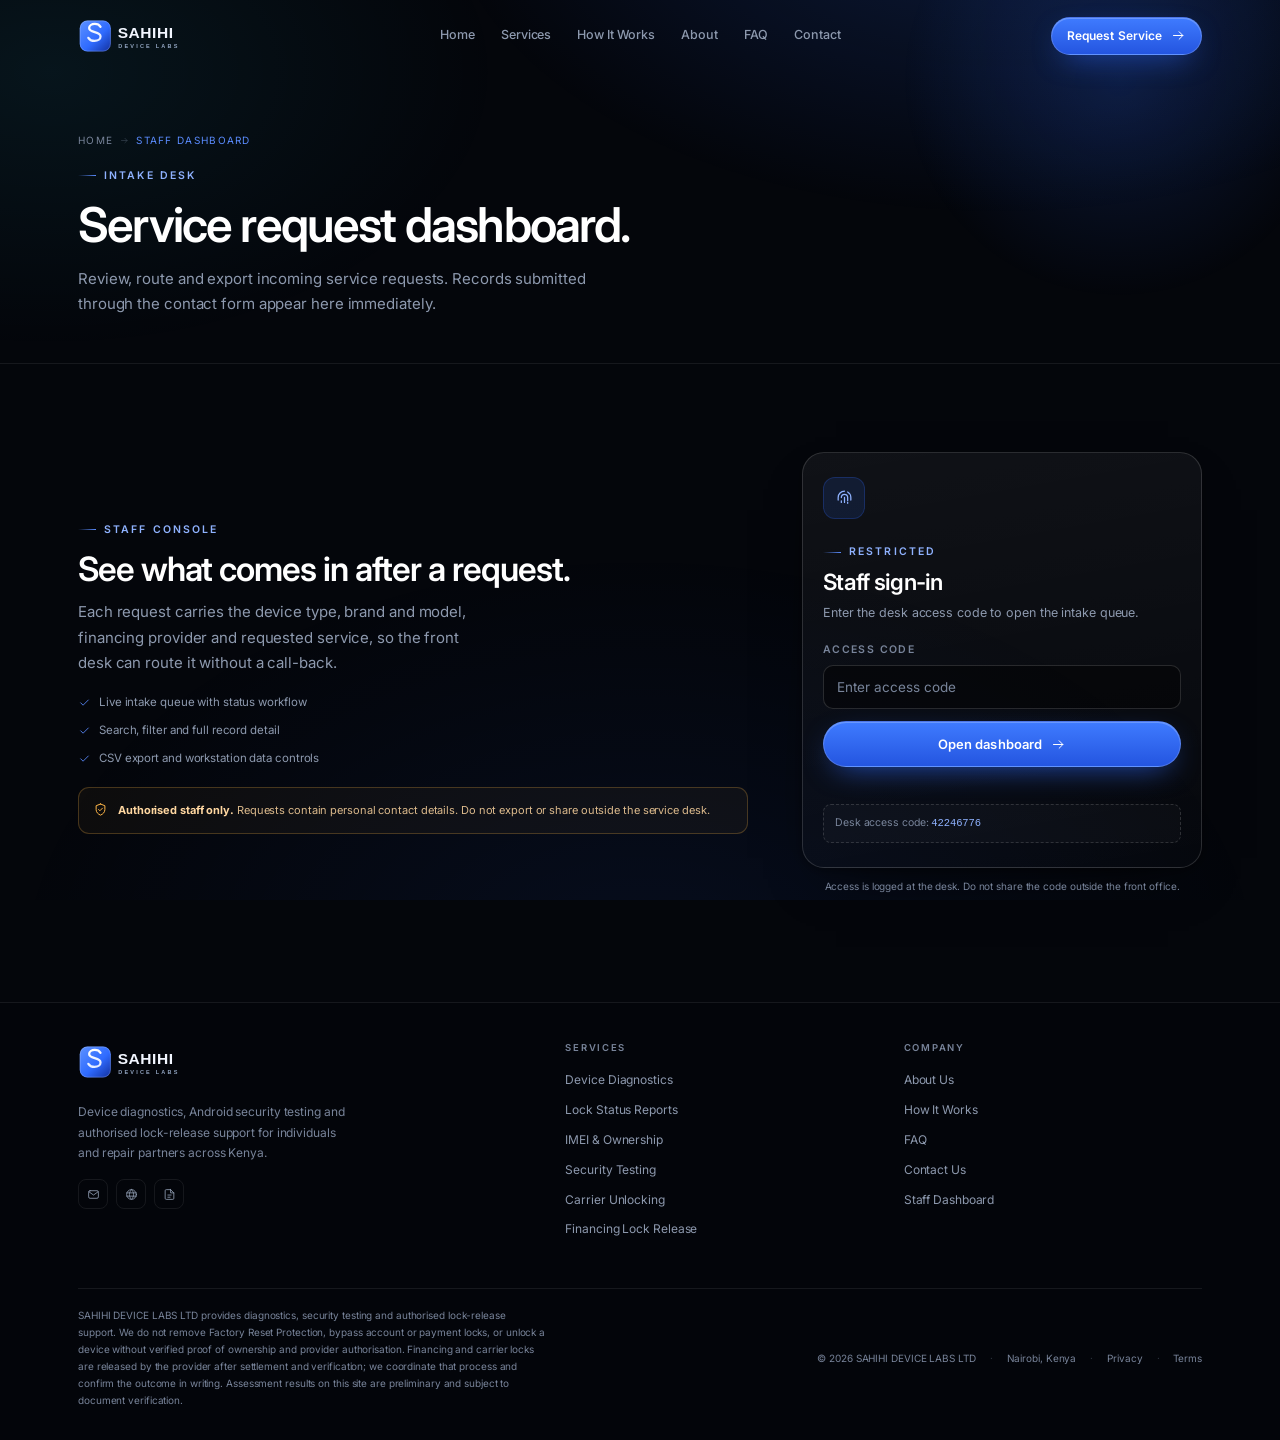
<file: admin.html>
<!doctype html>
<html lang="en">
<head>
<meta charset="utf-8">
<meta name="viewport" content="width=device-width, initial-scale=1, viewport-fit=cover">
<title>Staff Dashboard — SAHIHI DEVICE LABS</title>
<meta name="description" content="Internal intake dashboard for SAHIHI service requests.">
<meta name="theme-color" content="#04060b">
<meta name="color-scheme" content="dark">
<meta property="og:type" content="website">
<meta property="og:site_name" content="SAHIHI DEVICE LABS LTD">
<meta property="og:title" content="Staff Dashboard — SAHIHI DEVICE LABS">
<meta property="og:description" content="Internal intake dashboard for SAHIHI service requests.">
<link rel="icon" type="image/svg+xml" href="assets/img/logo-mark.svg">
<link rel="preconnect" href="https://fonts.googleapis.com">
<link rel="preconnect" href="https://fonts.gstatic.com" crossorigin>
<link href="https://fonts.googleapis.com/css2?family=Inter:wght@400;500;600;700&amp;family=Instrument+Serif:ital@0;1&amp;display=swap" rel="stylesheet">
<link rel="stylesheet" href="assets/css/style.css">
<noscript><style>.reveal{opacity:1;transform:none}</style></noscript>
</head>
<body data-page="admin.html">
<header class="site-header" id="siteHeader">
  <div class="wrap nav">
    <a class="brand" href="index.html" aria-label="SAHIHI home"><img class="brand-logo" src="assets/img/logo.svg" alt="Sahihi Device Labs" width="152" height="38"></a>
    <nav class="nav-links" aria-label="Primary">
      <a class="nav-link" href="index.html">Home</a>
<a class="nav-link" href="services.html">Services</a>
<a class="nav-link" href="how-it-works.html">How It Works</a>
<a class="nav-link" href="about.html">About</a>
<a class="nav-link" href="faq.html">FAQ</a>
<a class="nav-link" href="contact.html">Contact</a>
    </nav>
    <div class="nav-actions"><a class="btn btn--primary btn--sm" href="contact.html">Request Service <svg viewBox="0 0 24 24" fill="none" stroke="currentColor" stroke-width="1.6" stroke-linecap="round" stroke-linejoin="round" aria-hidden="true"><path d="M4 12h15M13 6l6 6-6 6"/></svg></a></div>
    <button class="nav-toggle" id="navToggle" aria-label="Open menu" aria-expanded="false" aria-controls="mobileMenu"><span></span></button>
  </div>
</header>
<div class="mobile-menu" id="mobileMenu">
  <a class="mobile-link" href="index.html">Home<small>→</small></a>
<a class="mobile-link" href="services.html">Services<small>→</small></a>
<a class="mobile-link" href="how-it-works.html">How It Works<small>→</small></a>
<a class="mobile-link" href="about.html">About<small>→</small></a>
<a class="mobile-link" href="faq.html">FAQ<small>→</small></a>
<a class="mobile-link" href="contact.html">Contact<small>→</small></a>
  <a class="mobile-link" href="admin.html">Staff Dashboard<small>Staff</small></a>
  <div class="mobile-cta">
    <a class="btn btn--primary btn--block" href="contact.html">Request Service</a>
    <a class="btn btn--ghost btn--block" href="services.html">Explore Services</a>
  </div>
  <p class="mobile-note">SAHIHI DEVICE LABS LTD · Nairobi, Kenya. Diagnostics, authorised unlocking and device-financing release support.</p>
</div>
<main>

<section class="page-head">
  <div class="wrap">
    <nav class="breadcrumb" aria-label="Breadcrumb"><a href="index.html">Home</a><svg viewBox="0 0 24 24" fill="none" stroke="currentColor" stroke-width="1.6" stroke-linecap="round" stroke-linejoin="round" aria-hidden="true"><path d="M4 12h15M13 6l6 6-6 6"/></svg><span>Staff Dashboard</span></nav>
    <span class="eyebrow" style="margin-top:18px">Intake desk</span>
    <h1>Service request dashboard.</h1>
    <p class="lede">Review, route and export incoming service requests. Records submitted through the contact form appear here immediately.</p>
  </div>
</section>

<section class="section">
  <div class="wrap">
    <div class="admin-gate auth-only" id="adminGate">
      <div class="gate-layout">
        <div class="gate-copy">
          <span class="eyebrow">Staff console</span>
          <h2>See what comes in after a request.</h2>
          <p class="lede">Each request carries the device type, brand and model, financing provider and requested service, so the front desk can route it without a call-back.</p>
          <ul class="check-list" style="margin-top:18px;gap:10px">
            <li><svg viewBox="0 0 24 24" fill="none" stroke="currentColor" stroke-width="1.6" stroke-linecap="round" stroke-linejoin="round" aria-hidden="true"><path d="m5 12.6 4.4 4.4L19 7.4"/></svg><span>Live intake queue with status workflow</span></li>
            <li><svg viewBox="0 0 24 24" fill="none" stroke="currentColor" stroke-width="1.6" stroke-linecap="round" stroke-linejoin="round" aria-hidden="true"><path d="m5 12.6 4.4 4.4L19 7.4"/></svg><span>Search, filter and full record detail</span></li>
            <li><svg viewBox="0 0 24 24" fill="none" stroke="currentColor" stroke-width="1.6" stroke-linecap="round" stroke-linejoin="round" aria-hidden="true"><path d="m5 12.6 4.4 4.4L19 7.4"/></svg><span>CSV export and workstation data controls</span></li>
          </ul>
          <div class="notice" style="margin-top:20px">
            <svg viewBox="0 0 24 24" fill="none" stroke="currentColor" stroke-width="1.6" stroke-linecap="round" stroke-linejoin="round" aria-hidden="true"><path d="M12 3.2 19 6v6c0 4.2-2.9 7.4-7 9-4.1-1.6-7-4.8-7-9V6l7-2.8Z"/><path d="m9 12 2 2 4.2-4.2"/></svg>
            <div><strong>Authorised staff only.</strong> Requests contain personal contact details. Do not export or share outside the service desk.</div>
          </div>
        </div>

        <div>
          <div class="gate-card">
            <div class="gate-lock"><svg viewBox="0 0 24 24" fill="none" stroke="currentColor" stroke-width="1.6" stroke-linecap="round" stroke-linejoin="round" aria-hidden="true"><path d="M12 4a8 8 0 0 0-8 8v3.2M20 15.2V12a8 8 0 0 0-4-6.9"/><path d="M8 12a4 4 0 0 1 8 0v4M12 12v6.2M8 16.2v2M16 18.2v1.2"/></svg></div>
            <span class="eyebrow">Restricted</span>
            <h2 style="margin-top:8px;font-size:1.4rem">Staff sign-in</h2>
            <p class="lede" style="font-size:12.5px;margin-top:8px">Enter the desk access code to open the intake queue.</p>
            <form id="gateForm" style="margin-top:18px">
              <div class="field"><label for="passcode">Access code</label><input class="input" id="passcode" type="password" placeholder="Enter access code" autocomplete="off" spellcheck="false"></div>
              <button class="btn btn--primary btn--block" type="submit" style="margin-top:12px">Open dashboard <svg viewBox="0 0 24 24" fill="none" stroke="currentColor" stroke-width="1.6" stroke-linecap="round" stroke-linejoin="round" aria-hidden="true"><path d="M4 12h15M13 6l6 6-6 6"/></svg></button>
              <p id="gateMsg" role="alert" style="min-height:16px;margin-top:9px;font-size:10.5px;color:#ffb9c2"></p>
            </form>
            <div class="gate-hint">Desk access code: <code>42246776</code></div>
          </div>
          <p class="admin-note" style="text-align:center">Access is logged at the desk. Do not share the code outside the front office.</p>
        </div>
      </div>
    </div>

    <div class="admin-shell" id="adminShell">
      <div class="admin-grid">
        <aside class="admin-side">
          <div class="side-card">
            <div style="display:flex;align-items:center;gap:10px">
              <span class="avatar" style="width:32px;height:32px;font-size:11px">FD</span>
              <div><strong style="display:block;font-size:12px">Front Desk</strong><span style="font-size:10px;color:var(--muted-2)">Nairobi service centre</span></div>
            </div>
            <div class="info-row" style="margin-top:12px"><span class="info-ico"><svg viewBox="0 0 24 24" fill="none" stroke="currentColor" stroke-width="1.6" stroke-linecap="round" stroke-linejoin="round" aria-hidden="true"><ellipse cx="12" cy="6" rx="7.5" ry="3"/><path d="M4.5 6v6c0 1.7 3.4 3 7.5 3s7.5-1.3 7.5-3V6M4.5 12v6c0 1.7 3.4 3 7.5 3s7.5-1.3 7.5-3v-6"/></svg></span><div><strong>Queue</strong><span>Workstation records</span></div></div>
            <div class="info-row"><span class="info-ico"><svg viewBox="0 0 24 24" fill="none" stroke="currentColor" stroke-width="1.6" stroke-linecap="round" stroke-linejoin="round" aria-hidden="true"><path d="M12 3.2 19 6v6c0 4.2-2.9 7.4-7 9-4.1-1.6-7-4.8-7-9V6l7-2.8Z"/><path d="m9 12 2 2 4.2-4.2"/></svg></span><div><strong>Handling</strong><span>Personal data — restricted</span></div></div>
            <button class="btn btn--ghost btn--block btn--sm" type="button" data-signout style="margin-top:14px"><svg viewBox="0 0 24 24" fill="none" stroke="currentColor" stroke-width="1.6" stroke-linecap="round" stroke-linejoin="round" aria-hidden="true"><path d="M15 4h3a2 2 0 0 1 2 2v12a2 2 0 0 1-2 2h-3"/><path d="M10 8l-4 4 4 4M6 12h9"/></svg> Sign out</button>
          </div>

          <div class="side-card" style="margin-top:12px">
            <h3>Data tools</h3>
            <div style="display:grid;gap:7px;margin-top:12px">
              <button class="btn btn--ghost btn--sm btn--block" type="button" id="exportCsv"><svg viewBox="0 0 24 24" fill="none" stroke="currentColor" stroke-width="1.6" stroke-linecap="round" stroke-linejoin="round" aria-hidden="true"><path d="M12 3.4v10.8M7.6 10 12 14.4 16.4 10M4.4 20h15.2"/></svg> Export CSV</button>
              <button class="btn btn--ghost btn--sm btn--block" type="button" id="seedData"><svg viewBox="0 0 24 24" fill="none" stroke="currentColor" stroke-width="1.6" stroke-linecap="round" stroke-linejoin="round" aria-hidden="true"><path d="M20.2 12a8.2 8.2 0 1 1-2.4-5.8M20.2 4v4.2h-4.2"/></svg> Restore records</button>
              <button class="btn btn--ghost btn--sm btn--block" type="button" id="clearData"><svg viewBox="0 0 24 24" fill="none" stroke="currentColor" stroke-width="1.6" stroke-linecap="round" stroke-linejoin="round" aria-hidden="true"><path d="M4 7h16M9 7V5h6v2M6 7l1 13h10l1-13"/></svg> Clear workstation data</button>
            </div>
            <p class="admin-note">Export only what the desk needs for the day. Clearing removes records from this workstation.</p>
          </div>
        </aside>

        <div>
          <div class="kpi-grid">
            <div class="kpi kpi--blue"><span class="micro">Total requests</span><b id="kpiTotal">0</b><small>All records</small></div>
            <div class="kpi"><span class="micro">Pending</span><b id="kpiPending">0</b><small>Awaiting review</small></div>
            <div class="kpi"><span class="micro">In progress</span><b id="kpiContacted">0</b><small>Verification / release</small></div>
            <div class="kpi"><span class="micro">Completed</span><b id="kpiDone">0</b><small>Handed over</small></div>
          </div>

          <div class="toolbar" style="margin-top:16px">
            <input class="input" id="adminSearch" type="search" placeholder="Search requests…" aria-label="Search requests">
            <select class="select" id="adminFilter" aria-label="Filter by status">
              <option value="all">All statuses</option>
              <option value="pending">Pending</option>
              <option value="contacted">In progress</option>
              <option value="completed">Completed</option>
              <option value="closed">Closed</option>
            </select>
          </div>

          <div class="table-wrap">
            <div class="table-scroll">
              <table class="data">
                <thead><tr><th>Client</th><th>Device</th><th>Service</th><th>Financing</th><th>Received</th><th>Status</th><th></th></tr></thead>
                <tbody id="reqRows"></tbody>
              </table>
            </div>
            <div class="empty-state" id="emptyState" style="display:none">
              <svg viewBox="0 0 24 24" fill="none" stroke="currentColor" stroke-width="1.6" stroke-linecap="round" stroke-linejoin="round" aria-hidden="true"><ellipse cx="12" cy="6" rx="7.5" ry="3"/><path d="M4.5 6v6c0 1.7 3.4 3 7.5 3s7.5-1.3 7.5-3V6M4.5 12v6c0 1.7 3.4 3 7.5 3s7.5-1.3 7.5-3v-6"/></svg>
              <strong>No requests yet</strong>
              <span>Requests submitted through the contact form will appear here.</span>
            </div>
          </div>

          <div class="detail-panel" id="detailPanel"></div>

          <p class="admin-note">Records are held on this workstation. Status changes take effect immediately. Do not contact clients outside the stated scope.</p>
        </div>
      </div>
    </div>
  </div>
</section>

</main>
<footer class="site-footer">
  <div class="wrap">
    <div class="footer-grid">
      <div class="footer-brand">
        <a class="brand" href="index.html" aria-label="SAHIHI home"><img class="brand-logo" src="assets/img/logo.svg" alt="Sahihi Device Labs" width="152" height="38"></a>
        <p>Device diagnostics, Android security testing and authorised lock-release support for individuals and repair partners across Kenya.</p>
        <div class="socials">
          <a href="mailto:service@sahihidevices.co.ke" aria-label="Email SAHIHI"><svg viewBox="0 0 24 24" fill="none" stroke="currentColor" stroke-width="1.6" stroke-linecap="round" stroke-linejoin="round" aria-hidden="true"><rect x="3" y="5" width="18" height="14" rx="2.6"/><path d="m3.6 7 8.4 6 8.4-6"/></svg></a>
          <a href="contact.html" aria-label="Contact SAHIHI"><svg viewBox="0 0 24 24" fill="none" stroke="currentColor" stroke-width="1.6" stroke-linecap="round" stroke-linejoin="round" aria-hidden="true"><circle cx="12" cy="12" r="9"/><path d="M3.2 9h17.6M3.2 15h17.6"/><path d="M12 3c2.5 2.4 3.8 5.4 3.8 9s-1.3 6.6-3.8 9c-2.5-2.4-3.8-5.4-3.8-9S9.5 5.4 12 3Z"/></svg></a>
          <a href="faq.html" aria-label="Read the FAQ"><svg viewBox="0 0 24 24" fill="none" stroke="currentColor" stroke-width="1.6" stroke-linecap="round" stroke-linejoin="round" aria-hidden="true"><path d="M14 3H6a2 2 0 0 0-2 2v14a2 2 0 0 0 2 2h12a2 2 0 0 0 2-2V9l-6-6Z"/><path d="M14 3v6h6M9 13h6M9 17h4"/></svg></a>
        </div>
      </div>
      <div class="footer-col">
        <h4>Services</h4>
        <a href="services.html#diagnostics">Device Diagnostics</a>
        <a href="services.html#lock-report">Lock Status Reports</a>
        <a href="services.html#imei">IMEI &amp; Ownership</a>
        <a href="services.html#security">Security Testing</a>
        <a href="services.html#unlocking">Carrier Unlocking</a>
        <a href="services.html#financing">Financing Lock Release</a>
      </div>
      <div class="footer-col">
        <h4>Company</h4>
        <a href="about.html">About Us</a>
        <a href="how-it-works.html">How It Works</a>
        <a href="faq.html">FAQ</a>
        <a href="contact.html">Contact Us</a>
        <a href="admin.html">Staff Dashboard</a>
      </div>
    </div>
    <div class="footer-bottom">
      <p class="footer-legal">
        SAHIHI DEVICE LABS LTD provides diagnostics, security testing and authorised lock-release support. We do not remove Factory Reset Protection,
        bypass account or payment locks, or unlock a device without verified proof of ownership and provider authorisation. Financing and carrier
        locks are released by the provider after settlement and verification; we coordinate that process and confirm the outcome in writing.
        Assessment results on this site are preliminary and subject to document verification.
      </p>
      <div class="footer-copy">
        <span>© <span data-year>2026</span> SAHIHI DEVICE LABS LTD</span>
        <span class="sep">·</span>
        <span>Nairobi, Kenya</span>
        <span class="sep">·</span>
        <a href="contact.html">Privacy</a>
        <span class="sep">·</span>
        <a href="contact.html">Terms</a>
      </div>
    </div>
  </div>
</footer>
<script src="assets/js/app.js"></script>
<script src="assets/js/admin.js"></script>
</body>
</html>
</file>
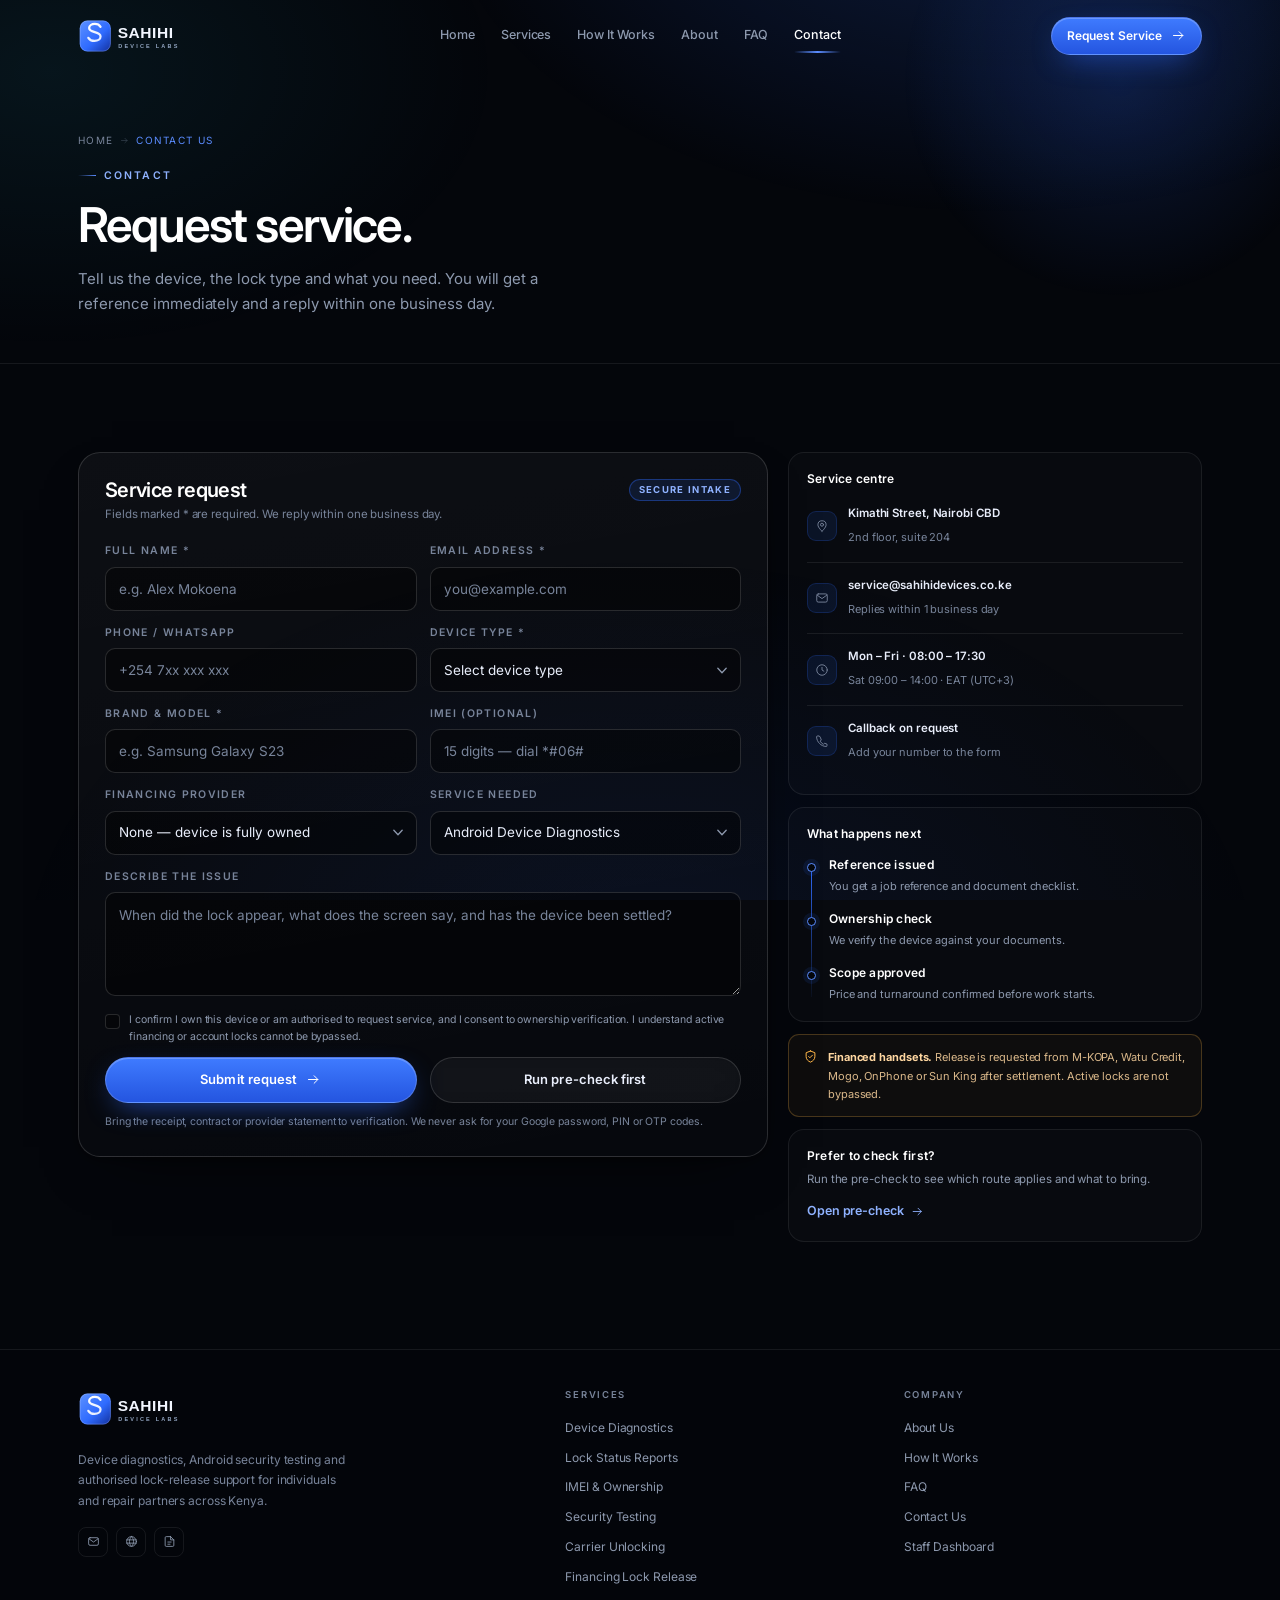
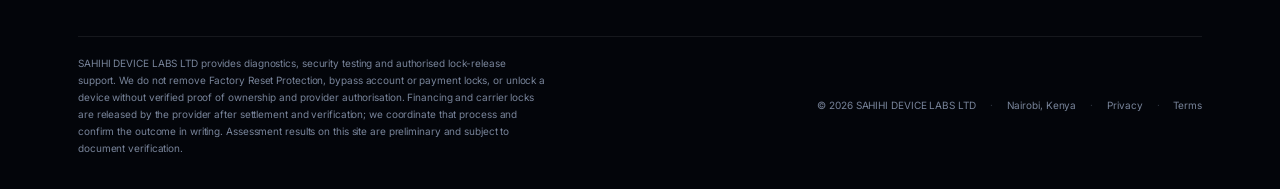
<file: contact.html>
<!doctype html>
<html lang="en">
<head>
<meta charset="utf-8">
<meta name="viewport" content="width=device-width, initial-scale=1, viewport-fit=cover">
<title>Contact — SAHIHI DEVICE LABS</title>
<meta name="description" content="Request diagnostics, carrier unlocking or financing lock release. Add your device type, model and financing provider.">
<meta name="theme-color" content="#04060b">
<meta name="color-scheme" content="dark">
<meta property="og:type" content="website">
<meta property="og:site_name" content="SAHIHI DEVICE LABS LTD">
<meta property="og:title" content="Contact — SAHIHI DEVICE LABS">
<meta property="og:description" content="Request diagnostics, carrier unlocking or financing lock release. Add your device type, model and financing provider.">
<link rel="icon" type="image/svg+xml" href="assets/img/logo-mark.svg">
<link rel="preconnect" href="https://fonts.googleapis.com">
<link rel="preconnect" href="https://fonts.gstatic.com" crossorigin>
<link href="https://fonts.googleapis.com/css2?family=Inter:wght@400;500;600;700&amp;family=Instrument+Serif:ital@0;1&amp;display=swap" rel="stylesheet">
<link rel="stylesheet" href="assets/css/style.css">
<noscript><style>.reveal{opacity:1;transform:none}</style></noscript>
</head>
<body data-page="contact.html">
<header class="site-header" id="siteHeader">
  <div class="wrap nav">
    <a class="brand" href="index.html" aria-label="SAHIHI home"><img class="brand-logo" src="assets/img/logo.svg" alt="Sahihi Device Labs" width="152" height="38"></a>
    <nav class="nav-links" aria-label="Primary">
      <a class="nav-link" href="index.html">Home</a>
<a class="nav-link" href="services.html">Services</a>
<a class="nav-link" href="how-it-works.html">How It Works</a>
<a class="nav-link" href="about.html">About</a>
<a class="nav-link" href="faq.html">FAQ</a>
<a class="nav-link is-active" href="contact.html" aria-current="page">Contact</a>
    </nav>
    <div class="nav-actions"><a class="btn btn--primary btn--sm" href="contact.html">Request Service <svg viewBox="0 0 24 24" fill="none" stroke="currentColor" stroke-width="1.6" stroke-linecap="round" stroke-linejoin="round" aria-hidden="true"><path d="M4 12h15M13 6l6 6-6 6"/></svg></a></div>
    <button class="nav-toggle" id="navToggle" aria-label="Open menu" aria-expanded="false" aria-controls="mobileMenu"><span></span></button>
  </div>
</header>
<div class="mobile-menu" id="mobileMenu">
  <a class="mobile-link" href="index.html">Home<small>→</small></a>
<a class="mobile-link" href="services.html">Services<small>→</small></a>
<a class="mobile-link" href="how-it-works.html">How It Works<small>→</small></a>
<a class="mobile-link" href="about.html">About<small>→</small></a>
<a class="mobile-link" href="faq.html">FAQ<small>→</small></a>
<a class="mobile-link is-active" href="contact.html">Contact<small>Current</small></a>
  <a class="mobile-link" href="admin.html">Staff Dashboard<small>Staff</small></a>
  <div class="mobile-cta">
    <a class="btn btn--primary btn--block" href="contact.html">Request Service</a>
    <a class="btn btn--ghost btn--block" href="services.html">Explore Services</a>
  </div>
  <p class="mobile-note">SAHIHI DEVICE LABS LTD · Nairobi, Kenya. Diagnostics, authorised unlocking and device-financing release support.</p>
</div>
<main>

<section class="page-head">
  <div class="wrap">
    <nav class="breadcrumb" aria-label="Breadcrumb"><a href="index.html">Home</a><svg viewBox="0 0 24 24" fill="none" stroke="currentColor" stroke-width="1.6" stroke-linecap="round" stroke-linejoin="round" aria-hidden="true"><path d="M4 12h15M13 6l6 6-6 6"/></svg><span>Contact Us</span></nav>
    <span class="eyebrow" style="margin-top:18px">Contact</span>
    <h1>Request service.</h1>
    <p class="lede">Tell us the device, the lock type and what you need. You will get a reference immediately and a reply within one business day.</p>
  </div>
</section>

<section class="section">
  <div class="wrap contact-layout">
    <div class="form-card reveal">
      <div style="display:flex;align-items:center;justify-content:space-between;gap:12px;margin-bottom:4px">
        <h2 style="font-size:1.25rem">Service request</h2>
        <span class="badge badge--blue">Secure intake</span>
      </div>
      <p style="font-size:11.5px;color:var(--muted-2);margin-top:4px;margin-bottom:18px">Fields marked * are required. We reply within one business day.</p>

      <form data-form="service" novalidate>
        <div class="form-grid">
          <div class="form-row form-row--2">
            <div class="field"><label for="cName">Full name *</label><input class="input" id="cName" name="name" type="text" placeholder="e.g. Alex Mokoena" autocomplete="name" required></div>
            <div class="field"><label for="cEmail">Email address *</label><input class="input" id="cEmail" name="email" type="email" placeholder="you@example.com" autocomplete="email" required></div>
          </div>
          <div class="form-row form-row--2">
            <div class="field"><label for="cPhone">Phone / WhatsApp</label><input class="input" id="cPhone" name="phone" type="tel" placeholder="+254 7xx xxx xxx" autocomplete="tel"></div>
            <div class="field"><label for="cDeviceType">Device type *</label>
              <select class="select" id="cDeviceType" name="deviceType" required>
                <option value="">Select device type</option>
                <option>Smartphone</option>
                <option>Tablet</option>
                <option>Feature phone</option>
                <option>MiFi / Router</option>
                <option>Other</option>
              </select>
            </div>
          </div>
          <div class="form-row form-row--2">
            <div class="field"><label for="cDevice">Brand &amp; model *</label><input class="input" id="cDevice" name="device" type="text" placeholder="e.g. Samsung Galaxy S23" required></div>
            <div class="field"><label for="cImei">IMEI (optional)</label><input class="input" id="cImei" name="imei" type="text" inputmode="numeric" placeholder="15 digits — dial *#06#" maxlength="19"></div>
          </div>
          <div class="form-row form-row--2">
            <div class="field"><label for="cFinance">Financing provider</label>
              <select class="select" id="cFinance" name="finance">
                <option>None — device is fully owned</option>
                <option>M-KOPA</option>
                <option>Watu Credit</option>
                <option>Mogo</option>
                <option>OnPhone</option>
                <option>Sun King</option>
                <option>Other / not sure</option>
              </select>
            </div>
            <div class="field"><label for="cService">Service needed</label>
              <select class="select" id="cService" name="service">
                <option>Android Device Diagnostics</option>
                <option>Device Lock Status Report</option>
                <option>IMEI &amp; Ownership Verification</option>
                <option>Android Security Testing</option>
                <option>Carrier Unlocking</option>
                <option>Financing Lock Release Support</option>
                <option>General enquiry</option>
              </select>
            </div>
          </div>
          <div class="field"><label for="cMessage">Describe the issue</label>
            <textarea class="textarea" id="cMessage" name="message" placeholder="When did the lock appear, what does the screen say, and has the device been settled?"></textarea>
          </div>
        </div>

        <div class="form-foot">
          <div class="consent">
            <input type="checkbox" id="consent" name="consent">
            <label for="consent">I confirm I own this device or am authorised to request service, and I consent to ownership verification. I understand active financing or account locks cannot be bypassed.</label>
          </div>
          <div class="form-status" role="alert"></div>
          <div class="form-row form-row--2" style="align-items:center">
            <button class="btn btn--primary btn--block" type="submit">Submit request <svg viewBox="0 0 24 24" fill="none" stroke="currentColor" stroke-width="1.6" stroke-linecap="round" stroke-linejoin="round" aria-hidden="true"><path d="M4 12h15M13 6l6 6-6 6"/></svg></button>
            <a class="btn btn--ghost btn--block" href="index.html#precheck">Run pre-check first</a>
          </div>
          <p class="form-note">Bring the receipt, contract or provider statement to verification. We never ask for your Google password, PIN or OTP codes.</p>
        </div>
      </form>
    </div>

    <aside class="contact-side reveal">
      <div class="side-card">
        <h3>Service centre</h3>
        <div class="info-row"><span class="info-ico"><svg viewBox="0 0 24 24" fill="none" stroke="currentColor" stroke-width="1.6" stroke-linecap="round" stroke-linejoin="round" aria-hidden="true"><path d="M12 21s7-6.3 7-11a7 7 0 1 0-14 0c0 4.7 7 11 7 11Z"/><circle cx="12" cy="9.8" r="2.6"/></svg></span><div><strong>Kimathi Street, Nairobi CBD</strong><span>2nd floor, suite 204</span></div></div>
        <div class="info-row"><span class="info-ico"><svg viewBox="0 0 24 24" fill="none" stroke="currentColor" stroke-width="1.6" stroke-linecap="round" stroke-linejoin="round" aria-hidden="true"><rect x="3" y="5" width="18" height="14" rx="2.6"/><path d="m3.6 7 8.4 6 8.4-6"/></svg></span><div><strong>service@sahihidevices.co.ke</strong><span>Replies within 1 business day</span></div></div>
        <div class="info-row"><span class="info-ico"><svg viewBox="0 0 24 24" fill="none" stroke="currentColor" stroke-width="1.6" stroke-linecap="round" stroke-linejoin="round" aria-hidden="true"><circle cx="12" cy="12" r="9"/><path d="M12 7.4V12l3.2 2"/></svg></span><div><strong>Mon – Fri · 08:00 – 17:30</strong><span>Sat 09:00 – 14:00 · EAT (UTC+3)</span></div></div>
        <div class="info-row"><span class="info-ico"><svg viewBox="0 0 24 24" fill="none" stroke="currentColor" stroke-width="1.6" stroke-linecap="round" stroke-linejoin="round" aria-hidden="true"><path d="M6.6 3.4H4.4A1.7 1.7 0 0 0 2.7 5.2c.5 8.6 7.6 15.7 16.1 16.2a1.7 1.7 0 0 0 1.8-1.8v-2.2l-4.2-1.6-2 2a14.4 14.4 0 0 1-5.6-5.6l2-2-1.6-4.2Z"/></svg></span><div><strong>Callback on request</strong><span>Add your number to the form</span></div></div>
      </div>

      <div class="side-card">
        <h3>What happens next</h3>
        <div class="timeline" style="margin-top:14px;gap:16px">
          <div class="tl-item"><h3 style="font-size:12px">Reference issued</h3><p style="font-size:11px">You get a job reference and document checklist.</p></div>
          <div class="tl-item"><h3 style="font-size:12px">Ownership check</h3><p style="font-size:11px">We verify the device against your documents.</p></div>
          <div class="tl-item"><h3 style="font-size:12px">Scope approved</h3><p style="font-size:11px">Price and turnaround confirmed before work starts.</p></div>
        </div>
      </div>

      <div class="notice">
        <svg viewBox="0 0 24 24" fill="none" stroke="currentColor" stroke-width="1.6" stroke-linecap="round" stroke-linejoin="round" aria-hidden="true"><path d="M12 3.2 19 6v6c0 4.2-2.9 7.4-7 9-4.1-1.6-7-4.8-7-9V6l7-2.8Z"/><path d="m9 12 2 2 4.2-4.2"/></svg>
        <div><strong>Financed handsets.</strong> Release is requested from M-KOPA, Watu Credit, Mogo, OnPhone or Sun King after settlement. Active locks are not bypassed.</div>
      </div>

      <div class="side-card">
        <h3>Prefer to check first?</h3>
        <p style="font-size:11.5px;color:var(--muted);margin-top:6px">Run the pre-check to see which route applies and what to bring.</p>
        <a class="link-arrow" href="index.html#precheck" style="margin-top:12px">Open pre-check <svg viewBox="0 0 24 24" fill="none" stroke="currentColor" stroke-width="1.6" stroke-linecap="round" stroke-linejoin="round" aria-hidden="true"><path d="M4 12h15M13 6l6 6-6 6"/></svg></a>
      </div>
    </aside>
  </div>
</section>

</main>
<footer class="site-footer">
  <div class="wrap">
    <div class="footer-grid">
      <div class="footer-brand">
        <a class="brand" href="index.html" aria-label="SAHIHI home"><img class="brand-logo" src="assets/img/logo.svg" alt="Sahihi Device Labs" width="152" height="38"></a>
        <p>Device diagnostics, Android security testing and authorised lock-release support for individuals and repair partners across Kenya.</p>
        <div class="socials">
          <a href="mailto:service@sahihidevices.co.ke" aria-label="Email SAHIHI"><svg viewBox="0 0 24 24" fill="none" stroke="currentColor" stroke-width="1.6" stroke-linecap="round" stroke-linejoin="round" aria-hidden="true"><rect x="3" y="5" width="18" height="14" rx="2.6"/><path d="m3.6 7 8.4 6 8.4-6"/></svg></a>
          <a href="contact.html" aria-label="Contact SAHIHI"><svg viewBox="0 0 24 24" fill="none" stroke="currentColor" stroke-width="1.6" stroke-linecap="round" stroke-linejoin="round" aria-hidden="true"><circle cx="12" cy="12" r="9"/><path d="M3.2 9h17.6M3.2 15h17.6"/><path d="M12 3c2.5 2.4 3.8 5.4 3.8 9s-1.3 6.6-3.8 9c-2.5-2.4-3.8-5.4-3.8-9S9.5 5.4 12 3Z"/></svg></a>
          <a href="faq.html" aria-label="Read the FAQ"><svg viewBox="0 0 24 24" fill="none" stroke="currentColor" stroke-width="1.6" stroke-linecap="round" stroke-linejoin="round" aria-hidden="true"><path d="M14 3H6a2 2 0 0 0-2 2v14a2 2 0 0 0 2 2h12a2 2 0 0 0 2-2V9l-6-6Z"/><path d="M14 3v6h6M9 13h6M9 17h4"/></svg></a>
        </div>
      </div>
      <div class="footer-col">
        <h4>Services</h4>
        <a href="services.html#diagnostics">Device Diagnostics</a>
        <a href="services.html#lock-report">Lock Status Reports</a>
        <a href="services.html#imei">IMEI &amp; Ownership</a>
        <a href="services.html#security">Security Testing</a>
        <a href="services.html#unlocking">Carrier Unlocking</a>
        <a href="services.html#financing">Financing Lock Release</a>
      </div>
      <div class="footer-col">
        <h4>Company</h4>
        <a href="about.html">About Us</a>
        <a href="how-it-works.html">How It Works</a>
        <a href="faq.html">FAQ</a>
        <a href="contact.html">Contact Us</a>
        <a href="admin.html">Staff Dashboard</a>
      </div>
    </div>
    <div class="footer-bottom">
      <p class="footer-legal">
        SAHIHI DEVICE LABS LTD provides diagnostics, security testing and authorised lock-release support. We do not remove Factory Reset Protection,
        bypass account or payment locks, or unlock a device without verified proof of ownership and provider authorisation. Financing and carrier
        locks are released by the provider after settlement and verification; we coordinate that process and confirm the outcome in writing.
        Assessment results on this site are preliminary and subject to document verification.
      </p>
      <div class="footer-copy">
        <span>© <span data-year>2026</span> SAHIHI DEVICE LABS LTD</span>
        <span class="sep">·</span>
        <span>Nairobi, Kenya</span>
        <span class="sep">·</span>
        <a href="contact.html">Privacy</a>
        <span class="sep">·</span>
        <a href="contact.html">Terms</a>
      </div>
    </div>
  </div>
</footer>
<script src="assets/js/app.js"></script>

</body>
</html>
</file>
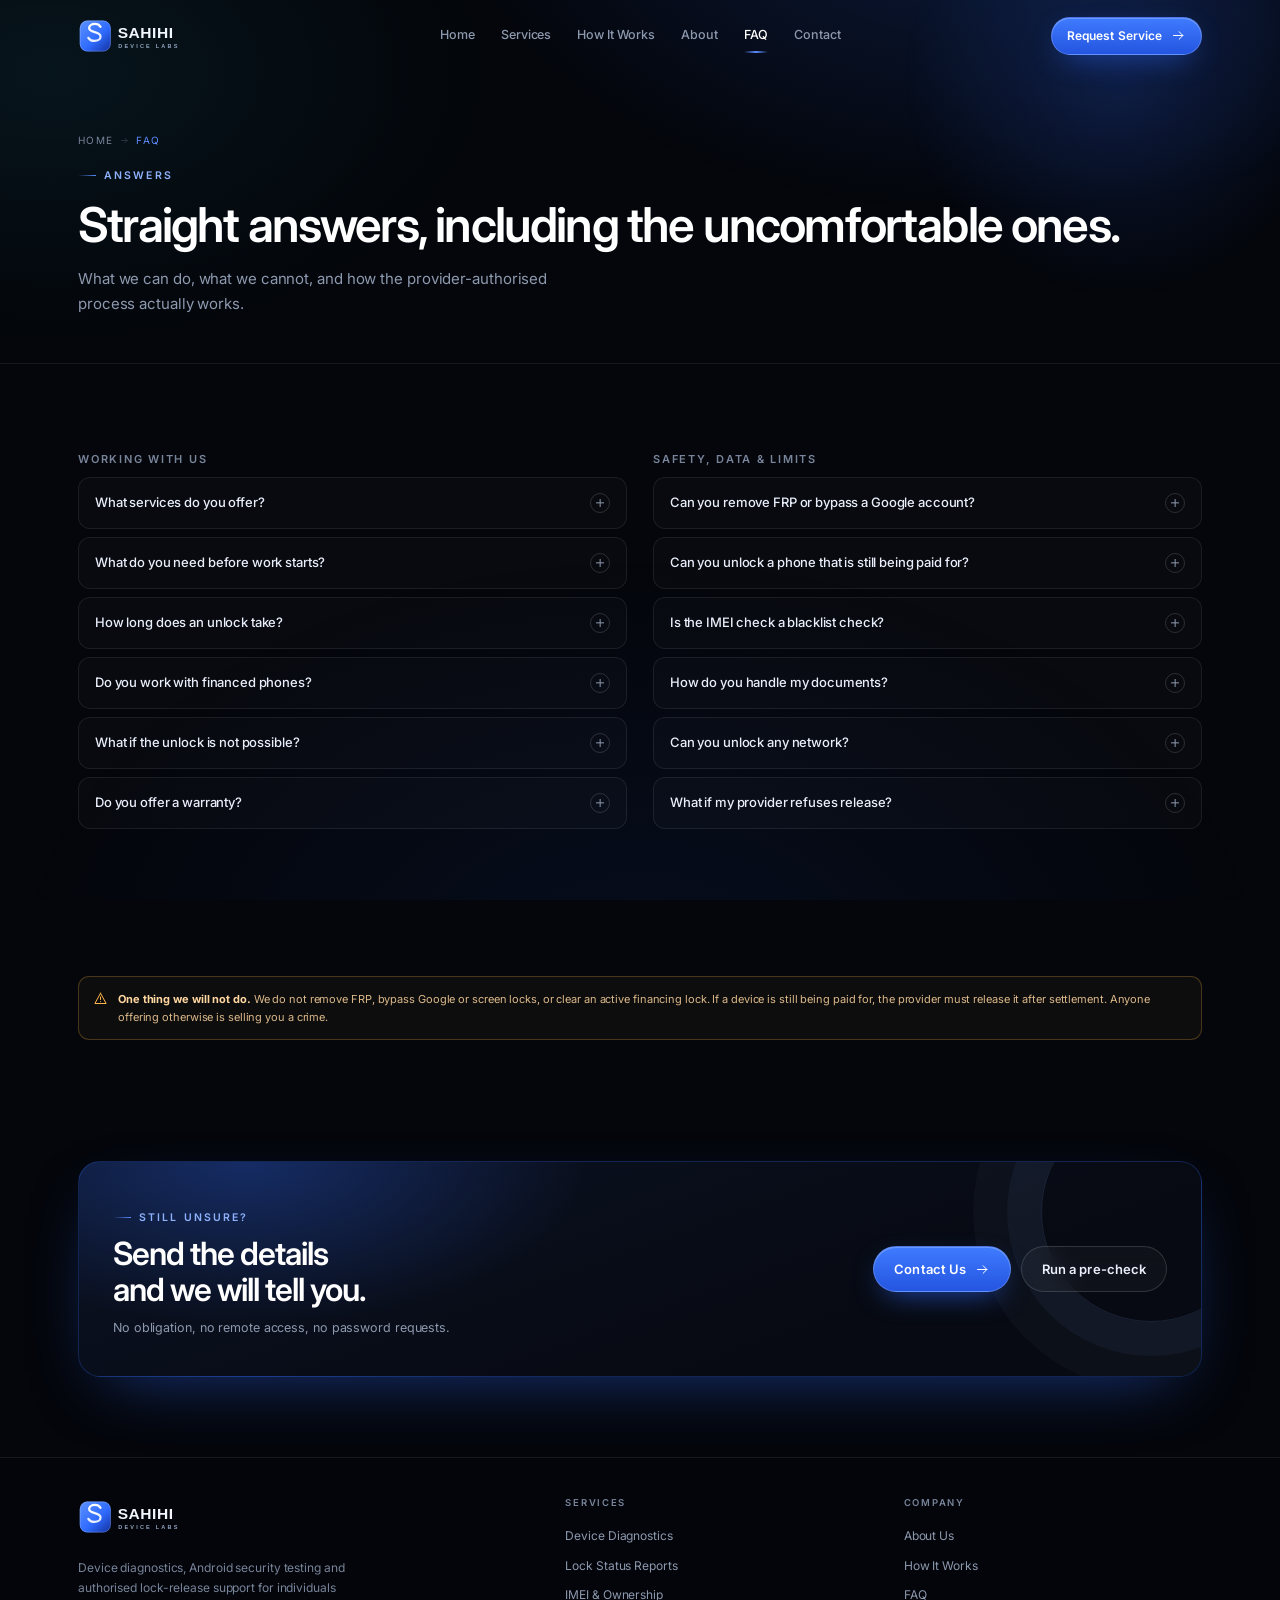
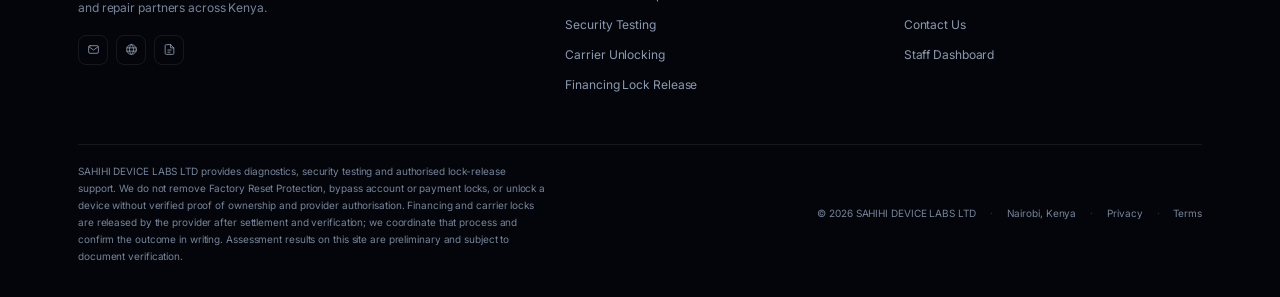
<file: faq.html>
<!doctype html>
<html lang="en">
<head>
<meta charset="utf-8">
<meta name="viewport" content="width=device-width, initial-scale=1, viewport-fit=cover">
<title>FAQ — SAHIHI DEVICE LABS</title>
<meta name="description" content="Answers on diagnostics, carrier unlocking, financing lock release with M-KOPA, Watu Credit, Mogo, OnPhone and Sun King, and the limits we enforce.">
<meta name="theme-color" content="#04060b">
<meta name="color-scheme" content="dark">
<meta property="og:type" content="website">
<meta property="og:site_name" content="SAHIHI DEVICE LABS LTD">
<meta property="og:title" content="FAQ — SAHIHI DEVICE LABS">
<meta property="og:description" content="Answers on diagnostics, carrier unlocking, financing lock release with M-KOPA, Watu Credit, Mogo, OnPhone and Sun King, and the limits we enforce.">
<link rel="icon" type="image/svg+xml" href="assets/img/logo-mark.svg">
<link rel="preconnect" href="https://fonts.googleapis.com">
<link rel="preconnect" href="https://fonts.gstatic.com" crossorigin>
<link href="https://fonts.googleapis.com/css2?family=Inter:wght@400;500;600;700&amp;family=Instrument+Serif:ital@0;1&amp;display=swap" rel="stylesheet">
<link rel="stylesheet" href="assets/css/style.css">
<noscript><style>.reveal{opacity:1;transform:none}</style></noscript>
</head>
<body data-page="faq.html">
<header class="site-header" id="siteHeader">
  <div class="wrap nav">
    <a class="brand" href="index.html" aria-label="SAHIHI home"><img class="brand-logo" src="assets/img/logo.svg" alt="Sahihi Device Labs" width="152" height="38"></a>
    <nav class="nav-links" aria-label="Primary">
      <a class="nav-link" href="index.html">Home</a>
<a class="nav-link" href="services.html">Services</a>
<a class="nav-link" href="how-it-works.html">How It Works</a>
<a class="nav-link" href="about.html">About</a>
<a class="nav-link is-active" href="faq.html" aria-current="page">FAQ</a>
<a class="nav-link" href="contact.html">Contact</a>
    </nav>
    <div class="nav-actions"><a class="btn btn--primary btn--sm" href="contact.html">Request Service <svg viewBox="0 0 24 24" fill="none" stroke="currentColor" stroke-width="1.6" stroke-linecap="round" stroke-linejoin="round" aria-hidden="true"><path d="M4 12h15M13 6l6 6-6 6"/></svg></a></div>
    <button class="nav-toggle" id="navToggle" aria-label="Open menu" aria-expanded="false" aria-controls="mobileMenu"><span></span></button>
  </div>
</header>
<div class="mobile-menu" id="mobileMenu">
  <a class="mobile-link" href="index.html">Home<small>→</small></a>
<a class="mobile-link" href="services.html">Services<small>→</small></a>
<a class="mobile-link" href="how-it-works.html">How It Works<small>→</small></a>
<a class="mobile-link" href="about.html">About<small>→</small></a>
<a class="mobile-link is-active" href="faq.html">FAQ<small>Current</small></a>
<a class="mobile-link" href="contact.html">Contact<small>→</small></a>
  <a class="mobile-link" href="admin.html">Staff Dashboard<small>Staff</small></a>
  <div class="mobile-cta">
    <a class="btn btn--primary btn--block" href="contact.html">Request Service</a>
    <a class="btn btn--ghost btn--block" href="services.html">Explore Services</a>
  </div>
  <p class="mobile-note">SAHIHI DEVICE LABS LTD · Nairobi, Kenya. Diagnostics, authorised unlocking and device-financing release support.</p>
</div>
<main>

<section class="page-head">
  <div class="wrap">
    <nav class="breadcrumb" aria-label="Breadcrumb"><a href="index.html">Home</a><svg viewBox="0 0 24 24" fill="none" stroke="currentColor" stroke-width="1.6" stroke-linecap="round" stroke-linejoin="round" aria-hidden="true"><path d="M4 12h15M13 6l6 6-6 6"/></svg><span>FAQ</span></nav>
    <span class="eyebrow" style="margin-top:18px">Answers</span>
    <h1>Straight answers, including the uncomfortable ones.</h1>
    <p class="lede">What we can do, what we cannot, and how the provider-authorised process actually works.</p>
  </div>
</section>

<section class="section">
  <div class="wrap faq-two">
    <div class="faq-group reveal">
      <h3>Working with us</h3>
      <div class="accordion">
        <div class="acc-item"><button class="acc-btn" type="button" aria-expanded="false">What services do you offer?<span class="acc-sign" aria-hidden="true"></span></button><div class="acc-panel"><div class="acc-panel-inner">Android diagnostics, lock-status reporting, IMEI and ownership verification, security testing, carrier unlocking, and financing lock release support for settled handsets from M-KOPA, Watu Credit, Mogo, OnPhone and Sun King.</div></div></div>
        <div class="acc-item"><button class="acc-btn" type="button" aria-expanded="false">What do you need before work starts?<span class="acc-sign" aria-hidden="true"></span></button><div class="acc-panel"><div class="acc-panel-inner">A device identifier (model or IMEI), proof of ownership — receipt, contract or provider statement — and your ID. For financed devices we also confirm the account is settled with the provider.</div></div></div>
        <div class="acc-item"><button class="acc-btn" type="button" aria-expanded="false">How long does an unlock take?<span class="acc-sign" aria-hidden="true"></span></button><div class="acc-panel"><div class="acc-panel-inner">Carrier unlocks typically clear in 3–7 working days. Financing releases depend on the provider and usually take 5–10 working days after the settlement evidence is accepted.</div></div></div>
        <div class="acc-item"><button class="acc-btn" type="button" aria-expanded="false">Do you work with financed phones?<span class="acc-sign" aria-hidden="true"></span></button><div class="acc-panel"><div class="acc-panel-inner">Yes — but only after the account is settled. The lock is removed by the financier, not by us. We prepare the file, follow up and confirm the release in writing.</div></div></div>
        <div class="acc-item"><button class="acc-btn" type="button" aria-expanded="false">What if the unlock is not possible?<span class="acc-sign" aria-hidden="true"></span></button><div class="acc-panel"><div class="acc-panel-inner">We tell you before you pay for the attempt, explain why, and point you to the provider or process that can resolve it. Diagnostic fees cover work actually performed.</div></div></div>
        <div class="acc-item"><button class="acc-btn" type="button" aria-expanded="false">Do you offer a warranty?<span class="acc-sign" aria-hidden="true"></span></button><div class="acc-panel"><div class="acc-panel-inner">Diagnostic and repair work carries 90 days of workmanship cover. Provider-issued unlocks are covered by the provider's own confirmation, which we hand over with the report.</div></div></div>
      </div>
    </div>
    <div class="faq-group reveal">
      <h3>Safety, data &amp; limits</h3>
      <div class="accordion">
        <div class="acc-item"><button class="acc-btn" type="button" aria-expanded="false">Can you remove FRP or bypass a Google account?<span class="acc-sign" aria-hidden="true"></span></button><div class="acc-panel"><div class="acc-panel-inner">No. Factory Reset Protection exists to stop stolen devices from being reused. Removing it without verified ownership is unlawful, and we decline every request.</div></div></div>
        <div class="acc-item"><button class="acc-btn" type="button" aria-expanded="false">Can you unlock a phone that is still being paid for?<span class="acc-sign" aria-hidden="true"></span></button><div class="acc-panel"><div class="acc-panel-inner">No. An active financing lock is not a technical obstacle to route around — it is a debt. Settle with the provider, obtain the release, then bring us the confirmation if you need help with the handset.</div></div></div>
        <div class="acc-item"><button class="acc-btn" type="button" aria-expanded="false">Is the IMEI check a blacklist check?<span class="acc-sign" aria-hidden="true"></span></button><div class="acc-panel"><div class="acc-panel-inner">No. We validate IMEI structure and checksum, and match the device to your documents. We do not have access to carrier blacklist databases and will not pretend otherwise.</div></div></div>
        <div class="acc-item"><button class="acc-btn" type="button" aria-expanded="false">How do you handle my documents?<span class="acc-sign" aria-hidden="true"></span></button><div class="acc-panel"><div class="acc-panel-inner">Documents are used only for verification on your job, stored with the service record, and not shared with third parties except the provider handling your release.</div></div></div>
        <div class="acc-item"><button class="acc-btn" type="button" aria-expanded="false">Can you unlock any network?<span class="acc-sign" aria-hidden="true"></span></button><div class="acc-panel"><div class="acc-panel-inner">Most major Kenyan carriers, subject to contract status and provider policy. Some handsets are sold unlocked or cannot be unlocked by any party — we confirm before charging.</div></div></div>
        <div class="acc-item"><button class="acc-btn" type="button" aria-expanded="false">What if my provider refuses release?<span class="acc-sign" aria-hidden="true"></span></button><div class="acc-panel"><div class="acc-panel-inner">We escalate with the evidence you provide. If the refusal stands, we document the reason and you can take it to the provider's complaints process or the sector regulator.</div></div></div>
      </div>
    </div>
  </div>
</section>

<section class="section section--tight">
  <div class="wrap">
    <div class="notice reveal">
      <svg viewBox="0 0 24 24" fill="none" stroke="currentColor" stroke-width="1.6" stroke-linecap="round" stroke-linejoin="round" aria-hidden="true"><path d="M12 3.6 21 20H3L12 3.6Z"/><path d="M12 9.6v4M12 17h.01"/></svg>
      <div><strong>One thing we will not do.</strong> We do not remove FRP, bypass Google or screen locks, or clear an active financing lock. If a device is still being paid for, the provider must release it after settlement. Anyone offering otherwise is selling you a crime.</div>
    </div>
  </div>
</section>

<section class="section section--tight">
  <div class="wrap">
    <div class="cta-band reveal">
      <div><span class="eyebrow">Still unsure?</span><h2 style="margin-top:10px">Send the details and we will tell you.</h2><p>No obligation, no remote access, no password requests.</p></div>
      <div class="cta-actions"><a class="btn btn--primary" href="contact.html">Contact Us <svg viewBox="0 0 24 24" fill="none" stroke="currentColor" stroke-width="1.6" stroke-linecap="round" stroke-linejoin="round" aria-hidden="true"><path d="M4 12h15M13 6l6 6-6 6"/></svg></a><a class="btn btn--ghost" href="index.html#precheck">Run a pre-check</a></div>
    </div>
  </div>
</section>

</main>
<footer class="site-footer">
  <div class="wrap">
    <div class="footer-grid">
      <div class="footer-brand">
        <a class="brand" href="index.html" aria-label="SAHIHI home"><img class="brand-logo" src="assets/img/logo.svg" alt="Sahihi Device Labs" width="152" height="38"></a>
        <p>Device diagnostics, Android security testing and authorised lock-release support for individuals and repair partners across Kenya.</p>
        <div class="socials">
          <a href="mailto:service@sahihidevices.co.ke" aria-label="Email SAHIHI"><svg viewBox="0 0 24 24" fill="none" stroke="currentColor" stroke-width="1.6" stroke-linecap="round" stroke-linejoin="round" aria-hidden="true"><rect x="3" y="5" width="18" height="14" rx="2.6"/><path d="m3.6 7 8.4 6 8.4-6"/></svg></a>
          <a href="contact.html" aria-label="Contact SAHIHI"><svg viewBox="0 0 24 24" fill="none" stroke="currentColor" stroke-width="1.6" stroke-linecap="round" stroke-linejoin="round" aria-hidden="true"><circle cx="12" cy="12" r="9"/><path d="M3.2 9h17.6M3.2 15h17.6"/><path d="M12 3c2.5 2.4 3.8 5.4 3.8 9s-1.3 6.6-3.8 9c-2.5-2.4-3.8-5.4-3.8-9S9.5 5.4 12 3Z"/></svg></a>
          <a href="faq.html" aria-label="Read the FAQ"><svg viewBox="0 0 24 24" fill="none" stroke="currentColor" stroke-width="1.6" stroke-linecap="round" stroke-linejoin="round" aria-hidden="true"><path d="M14 3H6a2 2 0 0 0-2 2v14a2 2 0 0 0 2 2h12a2 2 0 0 0 2-2V9l-6-6Z"/><path d="M14 3v6h6M9 13h6M9 17h4"/></svg></a>
        </div>
      </div>
      <div class="footer-col">
        <h4>Services</h4>
        <a href="services.html#diagnostics">Device Diagnostics</a>
        <a href="services.html#lock-report">Lock Status Reports</a>
        <a href="services.html#imei">IMEI &amp; Ownership</a>
        <a href="services.html#security">Security Testing</a>
        <a href="services.html#unlocking">Carrier Unlocking</a>
        <a href="services.html#financing">Financing Lock Release</a>
      </div>
      <div class="footer-col">
        <h4>Company</h4>
        <a href="about.html">About Us</a>
        <a href="how-it-works.html">How It Works</a>
        <a href="faq.html">FAQ</a>
        <a href="contact.html">Contact Us</a>
        <a href="admin.html">Staff Dashboard</a>
      </div>
    </div>
    <div class="footer-bottom">
      <p class="footer-legal">
        SAHIHI DEVICE LABS LTD provides diagnostics, security testing and authorised lock-release support. We do not remove Factory Reset Protection,
        bypass account or payment locks, or unlock a device without verified proof of ownership and provider authorisation. Financing and carrier
        locks are released by the provider after settlement and verification; we coordinate that process and confirm the outcome in writing.
        Assessment results on this site are preliminary and subject to document verification.
      </p>
      <div class="footer-copy">
        <span>© <span data-year>2026</span> SAHIHI DEVICE LABS LTD</span>
        <span class="sep">·</span>
        <span>Nairobi, Kenya</span>
        <span class="sep">·</span>
        <a href="contact.html">Privacy</a>
        <span class="sep">·</span>
        <a href="contact.html">Terms</a>
      </div>
    </div>
  </div>
</footer>
<script src="assets/js/app.js"></script>

</body>
</html>
</file>
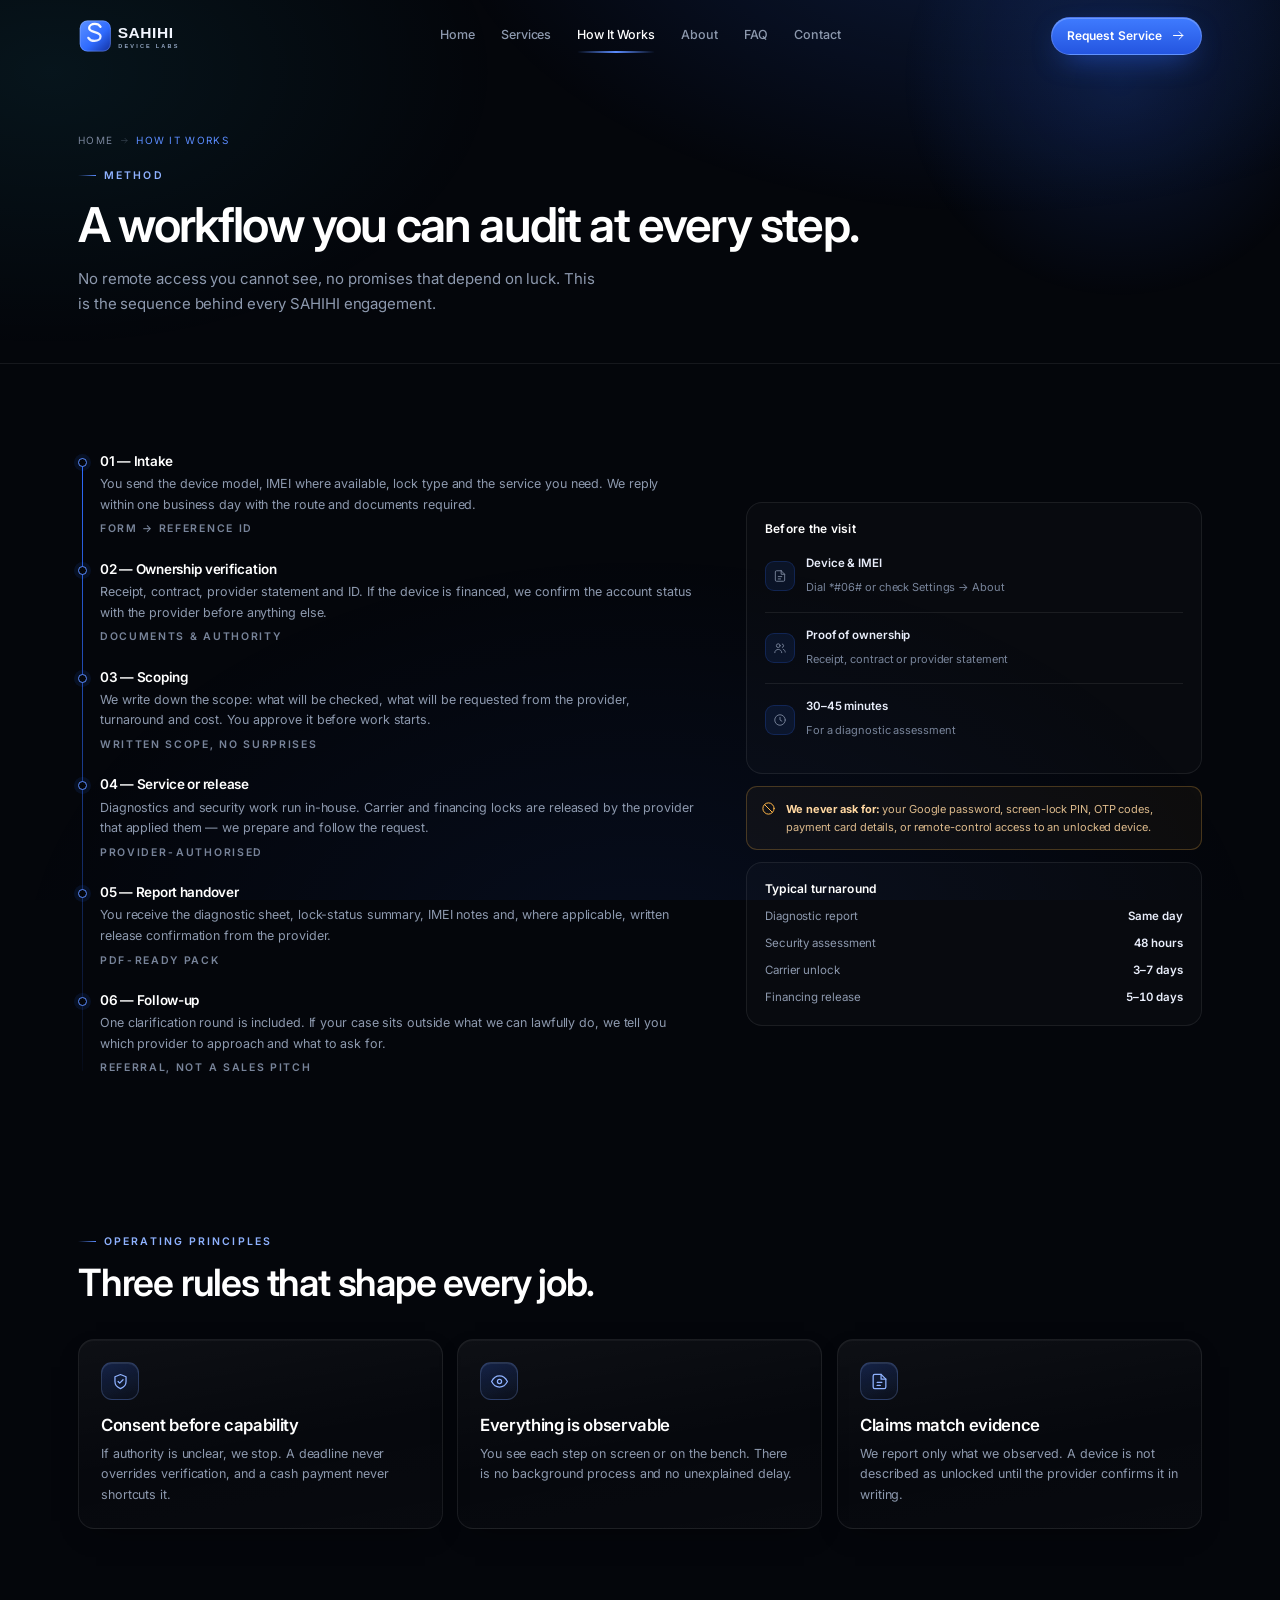
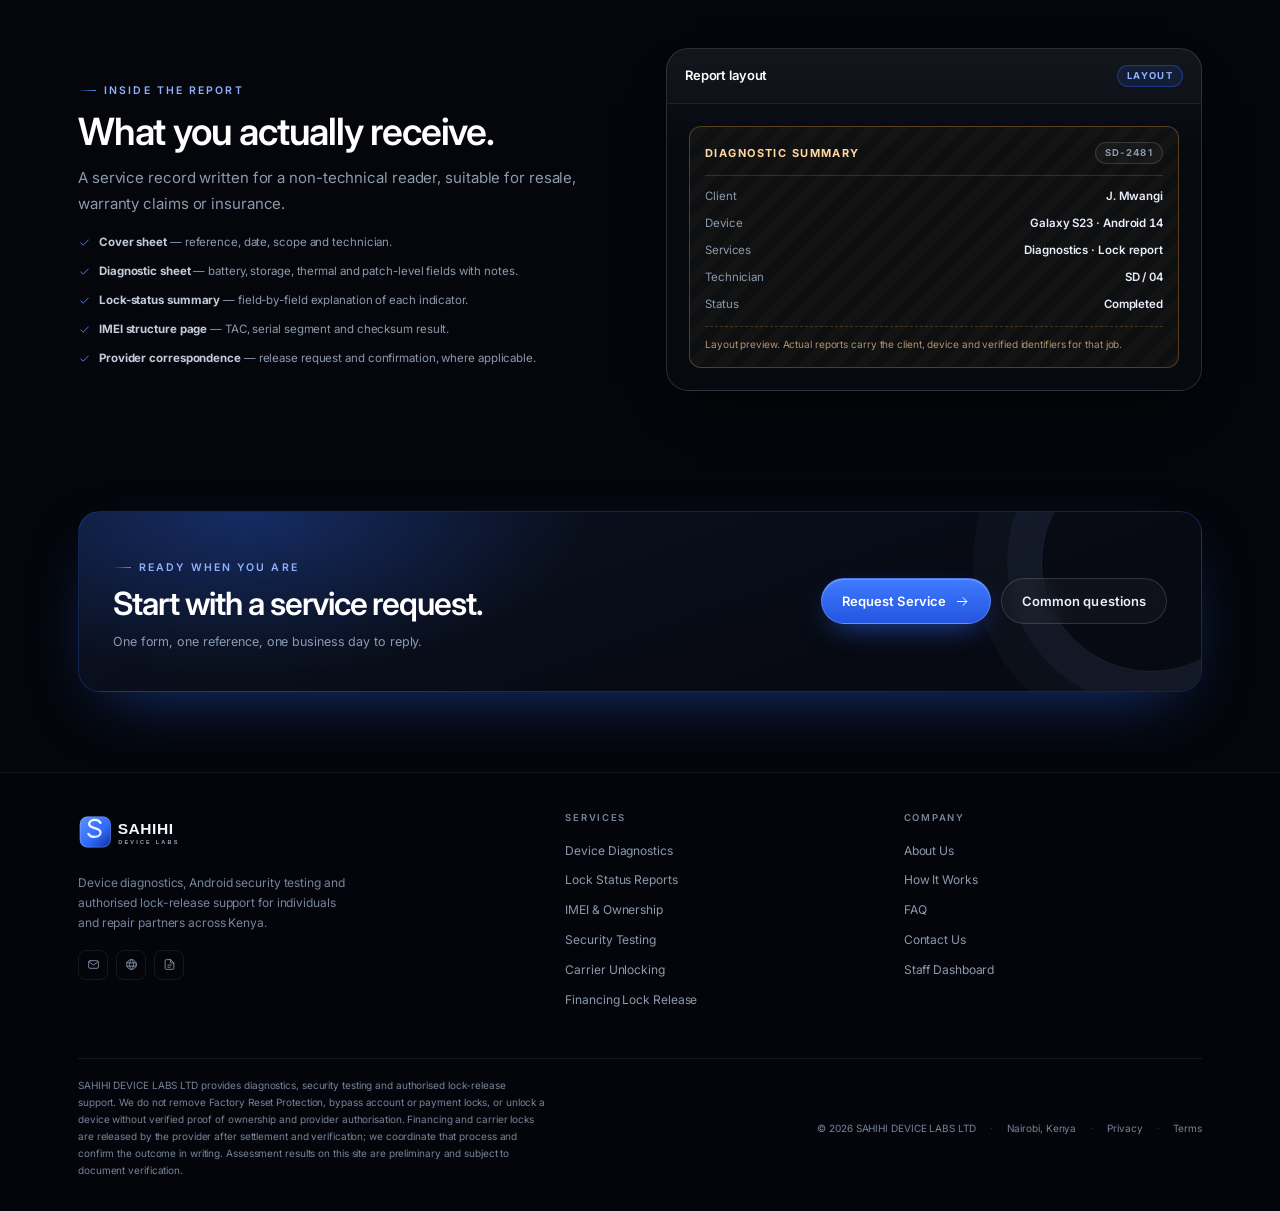
<file: how-it-works.html>
<!doctype html>
<html lang="en">
<head>
<meta charset="utf-8">
<meta name="viewport" content="width=device-width, initial-scale=1, viewport-fit=cover">
<title>How It Works — SAHIHI DEVICE LABS</title>
<meta name="description" content="The SAHIHI workflow: intake, ownership verification, written scope, provider-authorised release and documented handover.">
<meta name="theme-color" content="#04060b">
<meta name="color-scheme" content="dark">
<meta property="og:type" content="website">
<meta property="og:site_name" content="SAHIHI DEVICE LABS LTD">
<meta property="og:title" content="How It Works — SAHIHI DEVICE LABS">
<meta property="og:description" content="The SAHIHI workflow: intake, ownership verification, written scope, provider-authorised release and documented handover.">
<link rel="icon" type="image/svg+xml" href="assets/img/logo-mark.svg">
<link rel="preconnect" href="https://fonts.googleapis.com">
<link rel="preconnect" href="https://fonts.gstatic.com" crossorigin>
<link href="https://fonts.googleapis.com/css2?family=Inter:wght@400;500;600;700&amp;family=Instrument+Serif:ital@0;1&amp;display=swap" rel="stylesheet">
<link rel="stylesheet" href="assets/css/style.css">
<noscript><style>.reveal{opacity:1;transform:none}</style></noscript>
</head>
<body data-page="how-it-works.html">
<header class="site-header" id="siteHeader">
  <div class="wrap nav">
    <a class="brand" href="index.html" aria-label="SAHIHI home"><img class="brand-logo" src="assets/img/logo.svg" alt="Sahihi Device Labs" width="152" height="38"></a>
    <nav class="nav-links" aria-label="Primary">
      <a class="nav-link" href="index.html">Home</a>
<a class="nav-link" href="services.html">Services</a>
<a class="nav-link is-active" href="how-it-works.html" aria-current="page">How It Works</a>
<a class="nav-link" href="about.html">About</a>
<a class="nav-link" href="faq.html">FAQ</a>
<a class="nav-link" href="contact.html">Contact</a>
    </nav>
    <div class="nav-actions"><a class="btn btn--primary btn--sm" href="contact.html">Request Service <svg viewBox="0 0 24 24" fill="none" stroke="currentColor" stroke-width="1.6" stroke-linecap="round" stroke-linejoin="round" aria-hidden="true"><path d="M4 12h15M13 6l6 6-6 6"/></svg></a></div>
    <button class="nav-toggle" id="navToggle" aria-label="Open menu" aria-expanded="false" aria-controls="mobileMenu"><span></span></button>
  </div>
</header>
<div class="mobile-menu" id="mobileMenu">
  <a class="mobile-link" href="index.html">Home<small>→</small></a>
<a class="mobile-link" href="services.html">Services<small>→</small></a>
<a class="mobile-link is-active" href="how-it-works.html">How It Works<small>Current</small></a>
<a class="mobile-link" href="about.html">About<small>→</small></a>
<a class="mobile-link" href="faq.html">FAQ<small>→</small></a>
<a class="mobile-link" href="contact.html">Contact<small>→</small></a>
  <a class="mobile-link" href="admin.html">Staff Dashboard<small>Staff</small></a>
  <div class="mobile-cta">
    <a class="btn btn--primary btn--block" href="contact.html">Request Service</a>
    <a class="btn btn--ghost btn--block" href="services.html">Explore Services</a>
  </div>
  <p class="mobile-note">SAHIHI DEVICE LABS LTD · Nairobi, Kenya. Diagnostics, authorised unlocking and device-financing release support.</p>
</div>
<main>

<section class="page-head">
  <div class="wrap">
    <nav class="breadcrumb" aria-label="Breadcrumb"><a href="index.html">Home</a><svg viewBox="0 0 24 24" fill="none" stroke="currentColor" stroke-width="1.6" stroke-linecap="round" stroke-linejoin="round" aria-hidden="true"><path d="M4 12h15M13 6l6 6-6 6"/></svg><span>How It Works</span></nav>
    <span class="eyebrow" style="margin-top:18px">Method</span>
    <h1>A workflow you can audit at every step.</h1>
    <p class="lede">No remote access you cannot see, no promises that depend on luck. This is the sequence behind every SAHIHI engagement.</p>
  </div>
</section>

<section class="section">
  <div class="wrap split">
    <div class="reveal">
      <div class="timeline">
        <div class="tl-item"><h3>01 — Intake</h3><p>You send the device model, IMEI where available, lock type and the service you need. We reply within one business day with the route and documents required.</p><span class="micro">Form → reference ID</span></div>
        <div class="tl-item"><h3>02 — Ownership verification</h3><p>Receipt, contract, provider statement and ID. If the device is financed, we confirm the account status with the provider before anything else.</p><span class="micro">Documents &amp; authority</span></div>
        <div class="tl-item"><h3>03 — Scoping</h3><p>We write down the scope: what will be checked, what will be requested from the provider, turnaround and cost. You approve it before work starts.</p><span class="micro">Written scope, no surprises</span></div>
        <div class="tl-item"><h3>04 — Service or release</h3><p>Diagnostics and security work run in-house. Carrier and financing locks are released by the provider that applied them — we prepare and follow the request.</p><span class="micro">Provider-authorised</span></div>
        <div class="tl-item"><h3>05 — Report handover</h3><p>You receive the diagnostic sheet, lock-status summary, IMEI notes and, where applicable, written release confirmation from the provider.</p><span class="micro">PDF-ready pack</span></div>
        <div class="tl-item"><h3>06 — Follow-up</h3><p>One clarification round is included. If your case sits outside what we can lawfully do, we tell you which provider to approach and what to ask for.</p><span class="micro">Referral, not a sales pitch</span></div>
      </div>
    </div>

    <aside class="reveal">
      <div class="side-card">
        <h3>Before the visit</h3>
        <div class="info-row"><span class="info-ico"><svg viewBox="0 0 24 24" fill="none" stroke="currentColor" stroke-width="1.6" stroke-linecap="round" stroke-linejoin="round" aria-hidden="true"><path d="M14 3H6a2 2 0 0 0-2 2v14a2 2 0 0 0 2 2h12a2 2 0 0 0 2-2V9l-6-6Z"/><path d="M14 3v6h6M9 13h6M9 17h4"/></svg></span><div><strong>Device &amp; IMEI</strong><span>Dial *#06# or check Settings → About</span></div></div>
        <div class="info-row"><span class="info-ico"><svg viewBox="0 0 24 24" fill="none" stroke="currentColor" stroke-width="1.6" stroke-linecap="round" stroke-linejoin="round" aria-hidden="true"><circle cx="9" cy="8" r="3.2"/><path d="M3 20c0-3.3 2.7-5.5 6-5.5s6 2.2 6 5.5"/><path d="M16 5.2a3 3 0 0 1 0 5.8M17.6 14.4c2 .6 3.4 2.3 3.4 4.6"/></svg></span><div><strong>Proof of ownership</strong><span>Receipt, contract or provider statement</span></div></div>
        <div class="info-row"><span class="info-ico"><svg viewBox="0 0 24 24" fill="none" stroke="currentColor" stroke-width="1.6" stroke-linecap="round" stroke-linejoin="round" aria-hidden="true"><circle cx="12" cy="12" r="9"/><path d="M12 7.4V12l3.2 2"/></svg></span><div><strong>30–45 minutes</strong><span>For a diagnostic assessment</span></div></div>
      </div>
      <div class="notice" style="margin-top:12px">
        <svg viewBox="0 0 24 24" fill="none" stroke="currentColor" stroke-width="1.6" stroke-linecap="round" stroke-linejoin="round" aria-hidden="true"><circle cx="12" cy="12" r="9"/><path d="m6 6 12 12"/></svg>
        <div><strong>We never ask for:</strong> your Google password, screen-lock PIN, OTP codes, payment card details, or remote-control access to an unlocked device.</div>
      </div>
      <div class="side-card" style="margin-top:12px">
        <h3>Typical turnaround</h3>
        <div class="result-rows" style="margin-top:10px">
          <div class="result-row"><span>Diagnostic report</span><b>Same day</b></div>
          <div class="result-row"><span>Security assessment</span><b>48 hours</b></div>
          <div class="result-row"><span>Carrier unlock</span><b>3–7 days</b></div>
          <div class="result-row"><span>Financing release</span><b>5–10 days</b></div>
        </div>
      </div>
    </aside>
  </div>
</section>

<section class="section section--tight">
  <div class="wrap">
    <div class="section-head reveal">
      <span class="eyebrow">Operating principles</span>
      <h2>Three rules that shape every job.</h2>
    </div>
    <div class="grid grid--3">
      <article class="card value-card reveal"><div class="card-ico"><svg viewBox="0 0 24 24" fill="none" stroke="currentColor" stroke-width="1.6" stroke-linecap="round" stroke-linejoin="round" aria-hidden="true"><path d="M12 3.2 19 6v6c0 4.2-2.9 7.4-7 9-4.1-1.6-7-4.8-7-9V6l7-2.8Z"/><path d="m9 12 2 2 4.2-4.2"/></svg></div><h3>Consent before capability</h3><p>If authority is unclear, we stop. A deadline never overrides verification, and a cash payment never shortcuts it.</p></article>
      <article class="card value-card reveal"><div class="card-ico"><svg viewBox="0 0 24 24" fill="none" stroke="currentColor" stroke-width="1.6" stroke-linecap="round" stroke-linejoin="round" aria-hidden="true"><path d="M2 12s3.6-7 10-7 10 7 10 7-3.6 7-10 7S2 12 2 12Z"/><circle cx="12" cy="12" r="2.6"/></svg></div><h3>Everything is observable</h3><p>You see each step on screen or on the bench. There is no background process and no unexplained delay.</p></article>
      <article class="card value-card reveal"><div class="card-ico"><svg viewBox="0 0 24 24" fill="none" stroke="currentColor" stroke-width="1.6" stroke-linecap="round" stroke-linejoin="round" aria-hidden="true"><path d="M14 3H6a2 2 0 0 0-2 2v14a2 2 0 0 0 2 2h12a2 2 0 0 0 2-2V9l-6-6Z"/><path d="M14 3v6h6M9 13h6M9 17h4"/></svg></div><h3>Claims match evidence</h3><p>We report only what we observed. A device is not described as unlocked until the provider confirms it in writing.</p></article>
    </div>
  </div>
</section>

<section class="section section--tight">
  <div class="wrap split split--wide">
    <div class="reveal">
      <span class="eyebrow">Inside the report</span>
      <h2 style="margin-top:12px">What you actually receive.</h2>
      <p class="lede" style="margin-top:12px">A service record written for a non-technical reader, suitable for resale, warranty claims or insurance.</p>
      <ul class="check-list" style="margin-top:18px;gap:11px">
        <li><svg viewBox="0 0 24 24" fill="none" stroke="currentColor" stroke-width="1.6" stroke-linecap="round" stroke-linejoin="round" aria-hidden="true"><path d="m5 12.6 4.4 4.4L19 7.4"/></svg><span><strong style="color:var(--text-soft)">Cover sheet</strong> — reference, date, scope and technician.</span></li>
        <li><svg viewBox="0 0 24 24" fill="none" stroke="currentColor" stroke-width="1.6" stroke-linecap="round" stroke-linejoin="round" aria-hidden="true"><path d="m5 12.6 4.4 4.4L19 7.4"/></svg><span><strong style="color:var(--text-soft)">Diagnostic sheet</strong> — battery, storage, thermal and patch-level fields with notes.</span></li>
        <li><svg viewBox="0 0 24 24" fill="none" stroke="currentColor" stroke-width="1.6" stroke-linecap="round" stroke-linejoin="round" aria-hidden="true"><path d="m5 12.6 4.4 4.4L19 7.4"/></svg><span><strong style="color:var(--text-soft)">Lock-status summary</strong> — field-by-field explanation of each indicator.</span></li>
        <li><svg viewBox="0 0 24 24" fill="none" stroke="currentColor" stroke-width="1.6" stroke-linecap="round" stroke-linejoin="round" aria-hidden="true"><path d="m5 12.6 4.4 4.4L19 7.4"/></svg><span><strong style="color:var(--text-soft)">IMEI structure page</strong> — TAC, serial segment and checksum result.</span></li>
        <li><svg viewBox="0 0 24 24" fill="none" stroke="currentColor" stroke-width="1.6" stroke-linecap="round" stroke-linejoin="round" aria-hidden="true"><path d="m5 12.6 4.4 4.4L19 7.4"/></svg><span><strong style="color:var(--text-soft)">Provider correspondence</strong> — release request and confirmation, where applicable.</span></li>
      </ul>
    </div>
    <div class="reveal">
      <div class="lab">
        <div class="lab-head"><h3>Report layout</h3><span class="badge badge--blue">Layout</span></div>
        <div class="lab-body">
          <div class="result is-on" style="margin-top:0">
            <div class="result-head"><h4>Diagnostic summary</h4><span class="badge">SD-2481</span></div>
            <div class="result-rows">
              <div class="result-row"><span>Client</span><b>J. Mwangi</b></div>
              <div class="result-row"><span>Device</span><b>Galaxy S23 · Android 14</b></div>
              <div class="result-row"><span>Services</span><b>Diagnostics · Lock report</b></div>
              <div class="result-row"><span>Technician</span><b>SD / 04</b></div>
              <div class="result-row"><span>Status</span><b>Completed</b></div>
            </div>
            <div class="result-foot">Layout preview. Actual reports carry the client, device and verified identifiers for that job.</div>
          </div>
        </div>
      </div>
    </div>
  </div>
</section>

<section class="section section--tight">
  <div class="wrap">
    <div class="cta-band reveal">
      <div>
        <span class="eyebrow">Ready when you are</span>
        <h2 style="margin-top:10px">Start with a service request.</h2>
        <p>One form, one reference, one business day to reply.</p>
      </div>
      <div class="cta-actions"><a class="btn btn--primary" href="contact.html">Request Service <svg viewBox="0 0 24 24" fill="none" stroke="currentColor" stroke-width="1.6" stroke-linecap="round" stroke-linejoin="round" aria-hidden="true"><path d="M4 12h15M13 6l6 6-6 6"/></svg></a><a class="btn btn--ghost" href="faq.html">Common questions</a></div>
    </div>
  </div>
</section>

</main>
<footer class="site-footer">
  <div class="wrap">
    <div class="footer-grid">
      <div class="footer-brand">
        <a class="brand" href="index.html" aria-label="SAHIHI home"><img class="brand-logo" src="assets/img/logo.svg" alt="Sahihi Device Labs" width="152" height="38"></a>
        <p>Device diagnostics, Android security testing and authorised lock-release support for individuals and repair partners across Kenya.</p>
        <div class="socials">
          <a href="mailto:service@sahihidevices.co.ke" aria-label="Email SAHIHI"><svg viewBox="0 0 24 24" fill="none" stroke="currentColor" stroke-width="1.6" stroke-linecap="round" stroke-linejoin="round" aria-hidden="true"><rect x="3" y="5" width="18" height="14" rx="2.6"/><path d="m3.6 7 8.4 6 8.4-6"/></svg></a>
          <a href="contact.html" aria-label="Contact SAHIHI"><svg viewBox="0 0 24 24" fill="none" stroke="currentColor" stroke-width="1.6" stroke-linecap="round" stroke-linejoin="round" aria-hidden="true"><circle cx="12" cy="12" r="9"/><path d="M3.2 9h17.6M3.2 15h17.6"/><path d="M12 3c2.5 2.4 3.8 5.4 3.8 9s-1.3 6.6-3.8 9c-2.5-2.4-3.8-5.4-3.8-9S9.5 5.4 12 3Z"/></svg></a>
          <a href="faq.html" aria-label="Read the FAQ"><svg viewBox="0 0 24 24" fill="none" stroke="currentColor" stroke-width="1.6" stroke-linecap="round" stroke-linejoin="round" aria-hidden="true"><path d="M14 3H6a2 2 0 0 0-2 2v14a2 2 0 0 0 2 2h12a2 2 0 0 0 2-2V9l-6-6Z"/><path d="M14 3v6h6M9 13h6M9 17h4"/></svg></a>
        </div>
      </div>
      <div class="footer-col">
        <h4>Services</h4>
        <a href="services.html#diagnostics">Device Diagnostics</a>
        <a href="services.html#lock-report">Lock Status Reports</a>
        <a href="services.html#imei">IMEI &amp; Ownership</a>
        <a href="services.html#security">Security Testing</a>
        <a href="services.html#unlocking">Carrier Unlocking</a>
        <a href="services.html#financing">Financing Lock Release</a>
      </div>
      <div class="footer-col">
        <h4>Company</h4>
        <a href="about.html">About Us</a>
        <a href="how-it-works.html">How It Works</a>
        <a href="faq.html">FAQ</a>
        <a href="contact.html">Contact Us</a>
        <a href="admin.html">Staff Dashboard</a>
      </div>
    </div>
    <div class="footer-bottom">
      <p class="footer-legal">
        SAHIHI DEVICE LABS LTD provides diagnostics, security testing and authorised lock-release support. We do not remove Factory Reset Protection,
        bypass account or payment locks, or unlock a device without verified proof of ownership and provider authorisation. Financing and carrier
        locks are released by the provider after settlement and verification; we coordinate that process and confirm the outcome in writing.
        Assessment results on this site are preliminary and subject to document verification.
      </p>
      <div class="footer-copy">
        <span>© <span data-year>2026</span> SAHIHI DEVICE LABS LTD</span>
        <span class="sep">·</span>
        <span>Nairobi, Kenya</span>
        <span class="sep">·</span>
        <a href="contact.html">Privacy</a>
        <span class="sep">·</span>
        <a href="contact.html">Terms</a>
      </div>
    </div>
  </div>
</footer>
<script src="assets/js/app.js"></script>

</body>
</html>
</file>
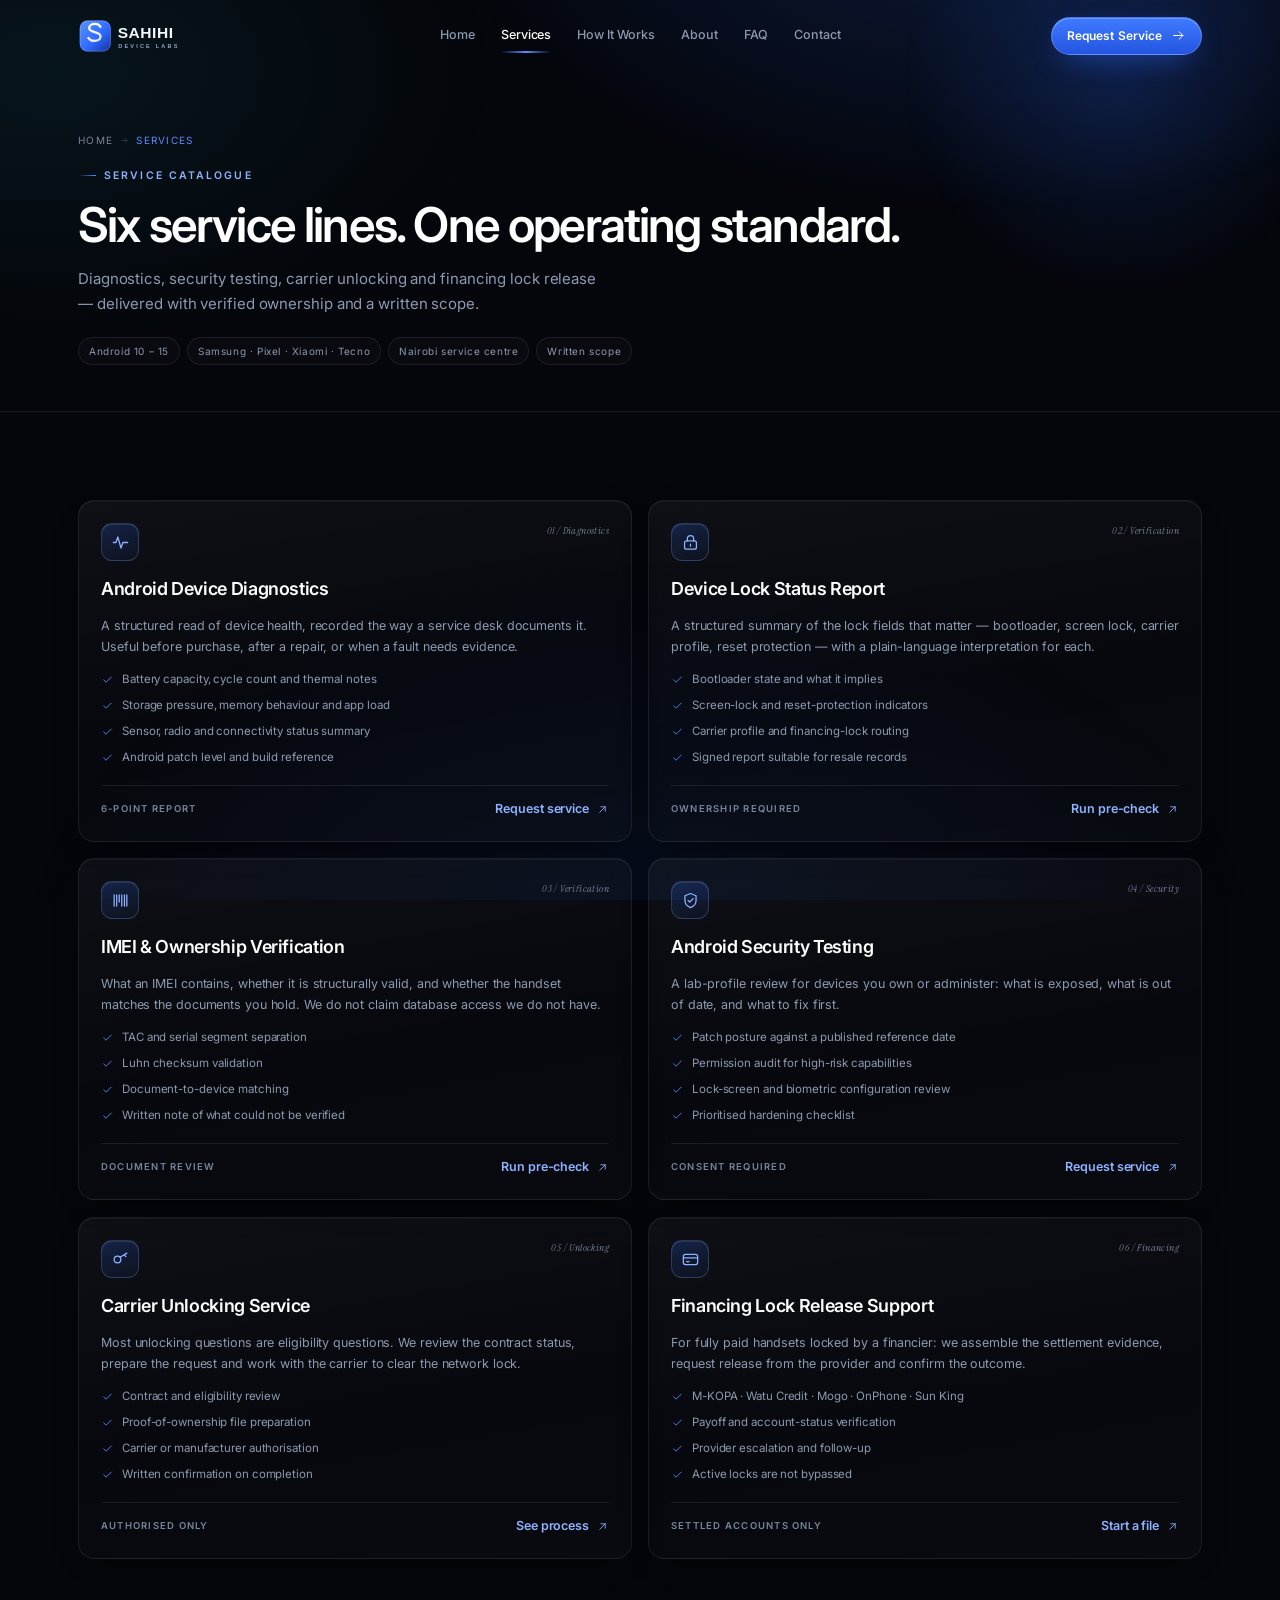
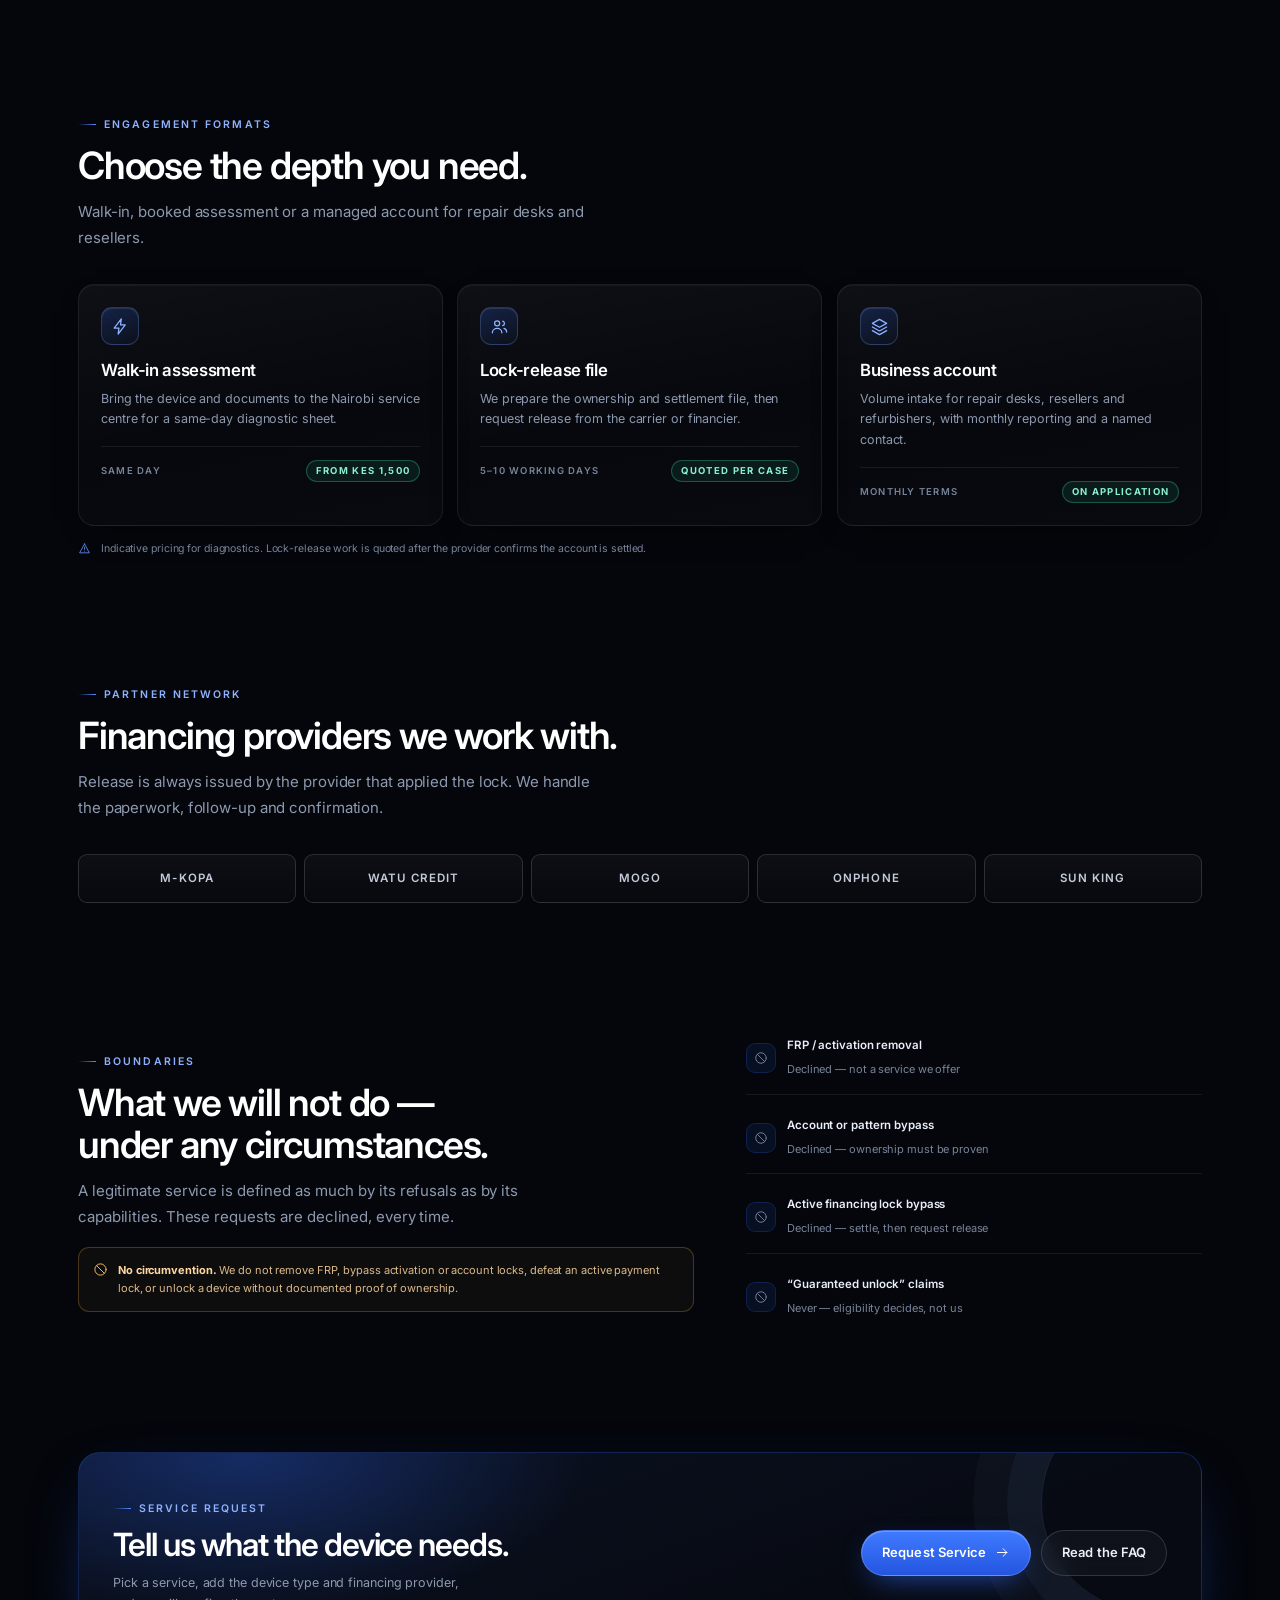
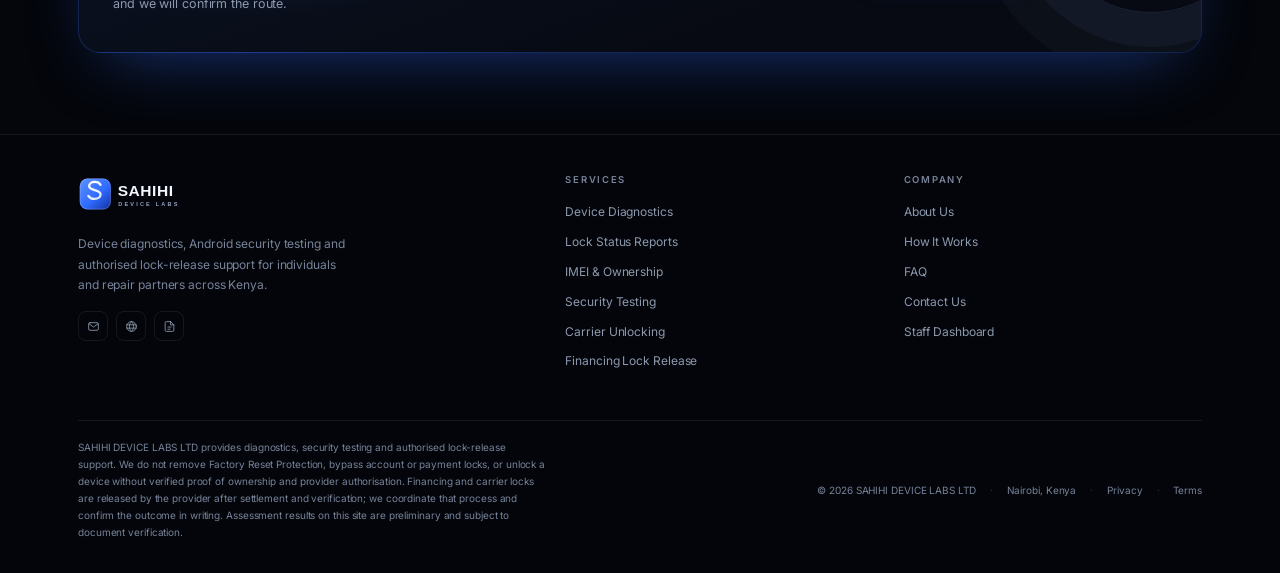
<file: services.html>
<!doctype html>
<html lang="en">
<head>
<meta charset="utf-8">
<meta name="viewport" content="width=device-width, initial-scale=1, viewport-fit=cover">
<title>Services — SAHIHI DEVICE LABS</title>
<meta name="description" content="Diagnostics, lock-status reports, IMEI verification, carrier unlocking and financing lock release for M-KOPA, Watu Credit, Mogo, OnPhone and Sun King handsets.">
<meta name="theme-color" content="#04060b">
<meta name="color-scheme" content="dark">
<meta property="og:type" content="website">
<meta property="og:site_name" content="SAHIHI DEVICE LABS LTD">
<meta property="og:title" content="Services — SAHIHI DEVICE LABS">
<meta property="og:description" content="Diagnostics, lock-status reports, IMEI verification, carrier unlocking and financing lock release for M-KOPA, Watu Credit, Mogo, OnPhone and Sun King handsets.">
<link rel="icon" type="image/svg+xml" href="assets/img/logo-mark.svg">
<link rel="preconnect" href="https://fonts.googleapis.com">
<link rel="preconnect" href="https://fonts.gstatic.com" crossorigin>
<link href="https://fonts.googleapis.com/css2?family=Inter:wght@400;500;600;700&amp;family=Instrument+Serif:ital@0;1&amp;display=swap" rel="stylesheet">
<link rel="stylesheet" href="assets/css/style.css">
<noscript><style>.reveal{opacity:1;transform:none}</style></noscript>
</head>
<body data-page="services.html">
<header class="site-header" id="siteHeader">
  <div class="wrap nav">
    <a class="brand" href="index.html" aria-label="SAHIHI home"><img class="brand-logo" src="assets/img/logo.svg" alt="Sahihi Device Labs" width="152" height="38"></a>
    <nav class="nav-links" aria-label="Primary">
      <a class="nav-link" href="index.html">Home</a>
<a class="nav-link is-active" href="services.html" aria-current="page">Services</a>
<a class="nav-link" href="how-it-works.html">How It Works</a>
<a class="nav-link" href="about.html">About</a>
<a class="nav-link" href="faq.html">FAQ</a>
<a class="nav-link" href="contact.html">Contact</a>
    </nav>
    <div class="nav-actions"><a class="btn btn--primary btn--sm" href="contact.html">Request Service <svg viewBox="0 0 24 24" fill="none" stroke="currentColor" stroke-width="1.6" stroke-linecap="round" stroke-linejoin="round" aria-hidden="true"><path d="M4 12h15M13 6l6 6-6 6"/></svg></a></div>
    <button class="nav-toggle" id="navToggle" aria-label="Open menu" aria-expanded="false" aria-controls="mobileMenu"><span></span></button>
  </div>
</header>
<div class="mobile-menu" id="mobileMenu">
  <a class="mobile-link" href="index.html">Home<small>→</small></a>
<a class="mobile-link is-active" href="services.html">Services<small>Current</small></a>
<a class="mobile-link" href="how-it-works.html">How It Works<small>→</small></a>
<a class="mobile-link" href="about.html">About<small>→</small></a>
<a class="mobile-link" href="faq.html">FAQ<small>→</small></a>
<a class="mobile-link" href="contact.html">Contact<small>→</small></a>
  <a class="mobile-link" href="admin.html">Staff Dashboard<small>Staff</small></a>
  <div class="mobile-cta">
    <a class="btn btn--primary btn--block" href="contact.html">Request Service</a>
    <a class="btn btn--ghost btn--block" href="services.html">Explore Services</a>
  </div>
  <p class="mobile-note">SAHIHI DEVICE LABS LTD · Nairobi, Kenya. Diagnostics, authorised unlocking and device-financing release support.</p>
</div>
<main>

<section class="page-head">
  <div class="wrap">
    <nav class="breadcrumb" aria-label="Breadcrumb"><a href="index.html">Home</a><svg viewBox="0 0 24 24" fill="none" stroke="currentColor" stroke-width="1.6" stroke-linecap="round" stroke-linejoin="round" aria-hidden="true"><path d="M4 12h15M13 6l6 6-6 6"/></svg><span>Services</span></nav>
    <span class="eyebrow" style="margin-top:18px">Service catalogue</span>
    <h1>Six service lines. One operating standard.</h1>
    <p class="lede">Diagnostics, security testing, carrier unlocking and financing lock release — delivered with verified ownership and a written scope.</p>
    <div class="chip-row" style="margin-top:20px">
      <span class="chip">Android 10 – 15</span>
      <span class="chip">Samsung · Pixel · Xiaomi · Tecno</span>
      <span class="chip">Nairobi service centre</span>
      <span class="chip">Written scope</span>
    </div>
  </div>
</section>

<section class="section">
  <div class="wrap">
    <div class="grid grid--2">

      <article class="card card--module reveal" id="diagnostics">
        <div class="card-top"><div class="card-ico"><svg viewBox="0 0 24 24" fill="none" stroke="currentColor" stroke-width="1.6" stroke-linecap="round" stroke-linejoin="round" aria-hidden="true"><path d="M3 12h3.2l2.4-7 4 14 2.4-7H21"/></svg></div><span class="card-num">01 / Diagnostics</span></div>
        <h3>Android Device Diagnostics</h3>
        <p>A structured read of device health, recorded the way a service desk documents it. Useful before purchase, after a repair, or when a fault needs evidence.</p>
        <ul class="check-list">
          <li><svg viewBox="0 0 24 24" fill="none" stroke="currentColor" stroke-width="1.6" stroke-linecap="round" stroke-linejoin="round" aria-hidden="true"><path d="m5 12.6 4.4 4.4L19 7.4"/></svg><span>Battery capacity, cycle count and thermal notes</span></li>
          <li><svg viewBox="0 0 24 24" fill="none" stroke="currentColor" stroke-width="1.6" stroke-linecap="round" stroke-linejoin="round" aria-hidden="true"><path d="m5 12.6 4.4 4.4L19 7.4"/></svg><span>Storage pressure, memory behaviour and app load</span></li>
          <li><svg viewBox="0 0 24 24" fill="none" stroke="currentColor" stroke-width="1.6" stroke-linecap="round" stroke-linejoin="round" aria-hidden="true"><path d="m5 12.6 4.4 4.4L19 7.4"/></svg><span>Sensor, radio and connectivity status summary</span></li>
          <li><svg viewBox="0 0 24 24" fill="none" stroke="currentColor" stroke-width="1.6" stroke-linecap="round" stroke-linejoin="round" aria-hidden="true"><path d="m5 12.6 4.4 4.4L19 7.4"/></svg><span>Android patch level and build reference</span></li>
        </ul>
        <div class="card-meta"><span class="card-tag">6-point report</span><a class="link-arrow" href="contact.html">Request service <svg viewBox="0 0 24 24" fill="none" stroke="currentColor" stroke-width="1.6" stroke-linecap="round" stroke-linejoin="round" aria-hidden="true"><path d="M7 17 17 7M9 7h8v8"/></svg></a></div>
      </article>

      <article class="card card--module reveal" id="lock-report">
        <div class="card-top"><div class="card-ico"><svg viewBox="0 0 24 24" fill="none" stroke="currentColor" stroke-width="1.6" stroke-linecap="round" stroke-linejoin="round" aria-hidden="true"><rect x="4.5" y="10" width="15" height="10.5" rx="2.6"/><path d="M8 10V7.4a4 4 0 0 1 8 0V10"/><path d="M12 14v2.6"/></svg></div><span class="card-num">02 / Verification</span></div>
        <h3>Device Lock Status Report</h3>
        <p>A structured summary of the lock fields that matter — bootloader, screen lock, carrier profile, reset protection — with a plain-language interpretation for each.</p>
        <ul class="check-list">
          <li><svg viewBox="0 0 24 24" fill="none" stroke="currentColor" stroke-width="1.6" stroke-linecap="round" stroke-linejoin="round" aria-hidden="true"><path d="m5 12.6 4.4 4.4L19 7.4"/></svg><span>Bootloader state and what it implies</span></li>
          <li><svg viewBox="0 0 24 24" fill="none" stroke="currentColor" stroke-width="1.6" stroke-linecap="round" stroke-linejoin="round" aria-hidden="true"><path d="m5 12.6 4.4 4.4L19 7.4"/></svg><span>Screen-lock and reset-protection indicators</span></li>
          <li><svg viewBox="0 0 24 24" fill="none" stroke="currentColor" stroke-width="1.6" stroke-linecap="round" stroke-linejoin="round" aria-hidden="true"><path d="m5 12.6 4.4 4.4L19 7.4"/></svg><span>Carrier profile and financing-lock routing</span></li>
          <li><svg viewBox="0 0 24 24" fill="none" stroke="currentColor" stroke-width="1.6" stroke-linecap="round" stroke-linejoin="round" aria-hidden="true"><path d="m5 12.6 4.4 4.4L19 7.4"/></svg><span>Signed report suitable for resale records</span></li>
        </ul>
        <div class="card-meta"><span class="card-tag">Ownership required</span><a class="link-arrow" href="index.html#precheck">Run pre-check <svg viewBox="0 0 24 24" fill="none" stroke="currentColor" stroke-width="1.6" stroke-linecap="round" stroke-linejoin="round" aria-hidden="true"><path d="M7 17 17 7M9 7h8v8"/></svg></a></div>
      </article>

      <article class="card card--module reveal" id="imei">
        <div class="card-top"><div class="card-ico"><svg viewBox="0 0 24 24" fill="none" stroke="currentColor" stroke-width="1.6" stroke-linecap="round" stroke-linejoin="round" aria-hidden="true"><path d="M4 5v14M7.2 5v14M10.4 5v9M13.6 5v14M17 5v14M20 5v14"/></svg></div><span class="card-num">03 / Verification</span></div>
        <h3>IMEI &amp; Ownership Verification</h3>
        <p>What an IMEI contains, whether it is structurally valid, and whether the handset matches the documents you hold. We do not claim database access we do not have.</p>
        <ul class="check-list">
          <li><svg viewBox="0 0 24 24" fill="none" stroke="currentColor" stroke-width="1.6" stroke-linecap="round" stroke-linejoin="round" aria-hidden="true"><path d="m5 12.6 4.4 4.4L19 7.4"/></svg><span>TAC and serial segment separation</span></li>
          <li><svg viewBox="0 0 24 24" fill="none" stroke="currentColor" stroke-width="1.6" stroke-linecap="round" stroke-linejoin="round" aria-hidden="true"><path d="m5 12.6 4.4 4.4L19 7.4"/></svg><span>Luhn checksum validation</span></li>
          <li><svg viewBox="0 0 24 24" fill="none" stroke="currentColor" stroke-width="1.6" stroke-linecap="round" stroke-linejoin="round" aria-hidden="true"><path d="m5 12.6 4.4 4.4L19 7.4"/></svg><span>Document-to-device matching</span></li>
          <li><svg viewBox="0 0 24 24" fill="none" stroke="currentColor" stroke-width="1.6" stroke-linecap="round" stroke-linejoin="round" aria-hidden="true"><path d="m5 12.6 4.4 4.4L19 7.4"/></svg><span>Written note of what could not be verified</span></li>
        </ul>
        <div class="card-meta"><span class="card-tag">Document review</span><a class="link-arrow" href="index.html#precheck">Run pre-check <svg viewBox="0 0 24 24" fill="none" stroke="currentColor" stroke-width="1.6" stroke-linecap="round" stroke-linejoin="round" aria-hidden="true"><path d="M7 17 17 7M9 7h8v8"/></svg></a></div>
      </article>

      <article class="card card--module reveal" id="security">
        <div class="card-top"><div class="card-ico"><svg viewBox="0 0 24 24" fill="none" stroke="currentColor" stroke-width="1.6" stroke-linecap="round" stroke-linejoin="round" aria-hidden="true"><path d="M12 3.2 19 6v6c0 4.2-2.9 7.4-7 9-4.1-1.6-7-4.8-7-9V6l7-2.8Z"/><path d="m9 12 2 2 4.2-4.2"/></svg></div><span class="card-num">04 / Security</span></div>
        <h3>Android Security Testing</h3>
        <p>A lab-profile review for devices you own or administer: what is exposed, what is out of date, and what to fix first.</p>
        <ul class="check-list">
          <li><svg viewBox="0 0 24 24" fill="none" stroke="currentColor" stroke-width="1.6" stroke-linecap="round" stroke-linejoin="round" aria-hidden="true"><path d="m5 12.6 4.4 4.4L19 7.4"/></svg><span>Patch posture against a published reference date</span></li>
          <li><svg viewBox="0 0 24 24" fill="none" stroke="currentColor" stroke-width="1.6" stroke-linecap="round" stroke-linejoin="round" aria-hidden="true"><path d="m5 12.6 4.4 4.4L19 7.4"/></svg><span>Permission audit for high-risk capabilities</span></li>
          <li><svg viewBox="0 0 24 24" fill="none" stroke="currentColor" stroke-width="1.6" stroke-linecap="round" stroke-linejoin="round" aria-hidden="true"><path d="m5 12.6 4.4 4.4L19 7.4"/></svg><span>Lock-screen and biometric configuration review</span></li>
          <li><svg viewBox="0 0 24 24" fill="none" stroke="currentColor" stroke-width="1.6" stroke-linecap="round" stroke-linejoin="round" aria-hidden="true"><path d="m5 12.6 4.4 4.4L19 7.4"/></svg><span>Prioritised hardening checklist</span></li>
        </ul>
        <div class="card-meta"><span class="card-tag">Consent required</span><a class="link-arrow" href="contact.html">Request service <svg viewBox="0 0 24 24" fill="none" stroke="currentColor" stroke-width="1.6" stroke-linecap="round" stroke-linejoin="round" aria-hidden="true"><path d="M7 17 17 7M9 7h8v8"/></svg></a></div>
      </article>

      <article class="card card--module reveal" id="unlocking">
        <div class="card-top"><div class="card-ico"><svg viewBox="0 0 24 24" fill="none" stroke="currentColor" stroke-width="1.6" stroke-linecap="round" stroke-linejoin="round" aria-hidden="true"><circle cx="8.2" cy="12" r="4.2"/><path d="M11.4 9.2 20 4M16.8 6.4l2 2"/></svg></div><span class="card-num">05 / Unlocking</span></div>
        <h3>Carrier Unlocking Service</h3>
        <p>Most unlocking questions are eligibility questions. We review the contract status, prepare the request and work with the carrier to clear the network lock.</p>
        <ul class="check-list">
          <li><svg viewBox="0 0 24 24" fill="none" stroke="currentColor" stroke-width="1.6" stroke-linecap="round" stroke-linejoin="round" aria-hidden="true"><path d="m5 12.6 4.4 4.4L19 7.4"/></svg><span>Contract and eligibility review</span></li>
          <li><svg viewBox="0 0 24 24" fill="none" stroke="currentColor" stroke-width="1.6" stroke-linecap="round" stroke-linejoin="round" aria-hidden="true"><path d="m5 12.6 4.4 4.4L19 7.4"/></svg><span>Proof-of-ownership file preparation</span></li>
          <li><svg viewBox="0 0 24 24" fill="none" stroke="currentColor" stroke-width="1.6" stroke-linecap="round" stroke-linejoin="round" aria-hidden="true"><path d="m5 12.6 4.4 4.4L19 7.4"/></svg><span>Carrier or manufacturer authorisation</span></li>
          <li><svg viewBox="0 0 24 24" fill="none" stroke="currentColor" stroke-width="1.6" stroke-linecap="round" stroke-linejoin="round" aria-hidden="true"><path d="m5 12.6 4.4 4.4L19 7.4"/></svg><span>Written confirmation on completion</span></li>
        </ul>
        <div class="card-meta"><span class="card-tag">Authorised only</span><a class="link-arrow" href="how-it-works.html">See process <svg viewBox="0 0 24 24" fill="none" stroke="currentColor" stroke-width="1.6" stroke-linecap="round" stroke-linejoin="round" aria-hidden="true"><path d="M7 17 17 7M9 7h8v8"/></svg></a></div>
      </article>

      <article class="card card--module reveal" id="financing">
        <div class="card-top"><div class="card-ico"><svg viewBox="0 0 24 24" fill="none" stroke="currentColor" stroke-width="1.6" stroke-linecap="round" stroke-linejoin="round" aria-hidden="true"><rect x="3" y="5.5" width="18" height="13" rx="2.6"/><path d="M3 10h18M7 14.6h3.2"/></svg></div><span class="card-num">06 / Financing</span></div>
        <h3>Financing Lock Release Support</h3>
        <p>For fully paid handsets locked by a financier: we assemble the settlement evidence, request release from the provider and confirm the outcome.</p>
        <ul class="check-list">
          <li><svg viewBox="0 0 24 24" fill="none" stroke="currentColor" stroke-width="1.6" stroke-linecap="round" stroke-linejoin="round" aria-hidden="true"><path d="m5 12.6 4.4 4.4L19 7.4"/></svg><span>M-KOPA · Watu Credit · Mogo · OnPhone · Sun King</span></li>
          <li><svg viewBox="0 0 24 24" fill="none" stroke="currentColor" stroke-width="1.6" stroke-linecap="round" stroke-linejoin="round" aria-hidden="true"><path d="m5 12.6 4.4 4.4L19 7.4"/></svg><span>Payoff and account-status verification</span></li>
          <li><svg viewBox="0 0 24 24" fill="none" stroke="currentColor" stroke-width="1.6" stroke-linecap="round" stroke-linejoin="round" aria-hidden="true"><path d="m5 12.6 4.4 4.4L19 7.4"/></svg><span>Provider escalation and follow-up</span></li>
          <li><svg viewBox="0 0 24 24" fill="none" stroke="currentColor" stroke-width="1.6" stroke-linecap="round" stroke-linejoin="round" aria-hidden="true"><path d="m5 12.6 4.4 4.4L19 7.4"/></svg><span>Active locks are not bypassed</span></li>
        </ul>
        <div class="card-meta"><span class="card-tag">Settled accounts only</span><a class="link-arrow" href="contact.html">Start a file <svg viewBox="0 0 24 24" fill="none" stroke="currentColor" stroke-width="1.6" stroke-linecap="round" stroke-linejoin="round" aria-hidden="true"><path d="M7 17 17 7M9 7h8v8"/></svg></a></div>
      </article>

    </div>
  </div>
</section>

<section class="section section--tight">
  <div class="wrap">
    <div class="section-head reveal">
      <span class="eyebrow">Engagement formats</span>
      <h2>Choose the depth you need.</h2>
      <p class="lede">Walk-in, booked assessment or a managed account for repair desks and resellers.</p>
    </div>
    <div class="grid grid--3">
      <article class="card value-card reveal">
        <div class="card-ico"><svg viewBox="0 0 24 24" fill="none" stroke="currentColor" stroke-width="1.6" stroke-linecap="round" stroke-linejoin="round" aria-hidden="true"><path d="M13 2.4 4 14h6l-1 7.6L18 10h-6l1-7.6Z"/></svg></div>
        <h3>Walk-in assessment</h3>
        <p>Bring the device and documents to the Nairobi service centre for a same-day diagnostic sheet.</p>
        <div class="card-meta"><span class="card-tag">Same day</span><span class="badge badge--ok">From KES 1,500</span></div>
      </article>
      <article class="card value-card reveal">
        <div class="card-ico"><svg viewBox="0 0 24 24" fill="none" stroke="currentColor" stroke-width="1.6" stroke-linecap="round" stroke-linejoin="round" aria-hidden="true"><circle cx="9" cy="8" r="3.2"/><path d="M3 20c0-3.3 2.7-5.5 6-5.5s6 2.2 6 5.5"/><path d="M16 5.2a3 3 0 0 1 0 5.8M17.6 14.4c2 .6 3.4 2.3 3.4 4.6"/></svg></div>
        <h3>Lock-release file</h3>
        <p>We prepare the ownership and settlement file, then request release from the carrier or financier.</p>
        <div class="card-meta"><span class="card-tag">5–10 working days</span><span class="badge badge--ok">Quoted per case</span></div>
      </article>
      <article class="card value-card reveal">
        <div class="card-ico"><svg viewBox="0 0 24 24" fill="none" stroke="currentColor" stroke-width="1.6" stroke-linecap="round" stroke-linejoin="round" aria-hidden="true"><path d="m12 3 9 5-9 5-9-5 9-5Z"/><path d="m3 12.6 9 5 9-5M3 17.2l9 5 9-5"/></svg></div>
        <h3>Business account</h3>
        <p>Volume intake for repair desks, resellers and refurbishers, with monthly reporting and a named contact.</p>
        <div class="card-meta"><span class="card-tag">Monthly terms</span><span class="badge badge--ok">On application</span></div>
      </article>
    </div>
    <p class="price-note reveal"><svg viewBox="0 0 24 24" fill="none" stroke="currentColor" stroke-width="1.6" stroke-linecap="round" stroke-linejoin="round" aria-hidden="true"><path d="M12 3.6 21 20H3L12 3.6Z"/><path d="M12 9.6v4M12 17h.01"/></svg><span>Indicative pricing for diagnostics. Lock-release work is quoted after the provider confirms the account is settled.</span></p>
  </div>
</section>

<section class="section section--tight">
  <div class="wrap">
    <div class="section-head reveal">
      <span class="eyebrow">Partner network</span>
      <h2>Financing providers we work with.</h2>
      <p class="lede">Release is always issued by the provider that applied the lock. We handle the paperwork, follow-up and confirmation.</p>
    </div>
    <div class="partner-row reveal">
      <span class="partner">M-KOPA</span><span class="partner">Watu Credit</span><span class="partner">Mogo</span><span class="partner">OnPhone</span><span class="partner">Sun King</span>
    </div>
  </div>
</section>

<section class="section section--tight">
  <div class="wrap split">
    <div class="reveal">
      <span class="eyebrow">Boundaries</span>
      <h2 style="margin-top:12px">What we will not do — under any circumstances.</h2>
      <p class="lede" style="margin-top:12px">A legitimate service is defined as much by its refusals as by its capabilities. These requests are declined, every time.</p>
      <div class="notice" style="margin-top:18px">
        <svg viewBox="0 0 24 24" fill="none" stroke="currentColor" stroke-width="1.6" stroke-linecap="round" stroke-linejoin="round" aria-hidden="true"><circle cx="12" cy="12" r="9"/><path d="m6 6 12 12"/></svg>
        <div><strong>No circumvention.</strong> We do not remove FRP, bypass activation or account locks, defeat an active payment lock, or unlock a device without documented proof of ownership.</div>
      </div>
    </div>
    <div class="grid reveal" style="gap:8px">
      <div class="info-row"><span class="info-ico"><svg viewBox="0 0 24 24" fill="none" stroke="currentColor" stroke-width="1.6" stroke-linecap="round" stroke-linejoin="round" aria-hidden="true"><circle cx="12" cy="12" r="9"/><path d="m6 6 12 12"/></svg></span><div><strong>FRP / activation removal</strong><span>Declined — not a service we offer</span></div></div>
      <div class="info-row"><span class="info-ico"><svg viewBox="0 0 24 24" fill="none" stroke="currentColor" stroke-width="1.6" stroke-linecap="round" stroke-linejoin="round" aria-hidden="true"><circle cx="12" cy="12" r="9"/><path d="m6 6 12 12"/></svg></span><div><strong>Account or pattern bypass</strong><span>Declined — ownership must be proven</span></div></div>
      <div class="info-row"><span class="info-ico"><svg viewBox="0 0 24 24" fill="none" stroke="currentColor" stroke-width="1.6" stroke-linecap="round" stroke-linejoin="round" aria-hidden="true"><circle cx="12" cy="12" r="9"/><path d="m6 6 12 12"/></svg></span><div><strong>Active financing lock bypass</strong><span>Declined — settle, then request release</span></div></div>
      <div class="info-row"><span class="info-ico"><svg viewBox="0 0 24 24" fill="none" stroke="currentColor" stroke-width="1.6" stroke-linecap="round" stroke-linejoin="round" aria-hidden="true"><circle cx="12" cy="12" r="9"/><path d="m6 6 12 12"/></svg></span><div><strong>“Guaranteed unlock” claims</strong><span>Never — eligibility decides, not us</span></div></div>
    </div>
  </div>
</section>

<section class="section section--tight">
  <div class="wrap">
    <div class="cta-band reveal">
      <div>
        <span class="eyebrow">Service request</span>
        <h2 style="margin-top:10px">Tell us what the device needs.</h2>
        <p>Pick a service, add the device type and financing provider, and we will confirm the route.</p>
      </div>
      <div class="cta-actions">
        <a class="btn btn--primary" href="contact.html">Request Service <svg viewBox="0 0 24 24" fill="none" stroke="currentColor" stroke-width="1.6" stroke-linecap="round" stroke-linejoin="round" aria-hidden="true"><path d="M4 12h15M13 6l6 6-6 6"/></svg></a>
        <a class="btn btn--ghost" href="faq.html">Read the FAQ</a>
      </div>
    </div>
  </div>
</section>

</main>
<footer class="site-footer">
  <div class="wrap">
    <div class="footer-grid">
      <div class="footer-brand">
        <a class="brand" href="index.html" aria-label="SAHIHI home"><img class="brand-logo" src="assets/img/logo.svg" alt="Sahihi Device Labs" width="152" height="38"></a>
        <p>Device diagnostics, Android security testing and authorised lock-release support for individuals and repair partners across Kenya.</p>
        <div class="socials">
          <a href="mailto:service@sahihidevices.co.ke" aria-label="Email SAHIHI"><svg viewBox="0 0 24 24" fill="none" stroke="currentColor" stroke-width="1.6" stroke-linecap="round" stroke-linejoin="round" aria-hidden="true"><rect x="3" y="5" width="18" height="14" rx="2.6"/><path d="m3.6 7 8.4 6 8.4-6"/></svg></a>
          <a href="contact.html" aria-label="Contact SAHIHI"><svg viewBox="0 0 24 24" fill="none" stroke="currentColor" stroke-width="1.6" stroke-linecap="round" stroke-linejoin="round" aria-hidden="true"><circle cx="12" cy="12" r="9"/><path d="M3.2 9h17.6M3.2 15h17.6"/><path d="M12 3c2.5 2.4 3.8 5.4 3.8 9s-1.3 6.6-3.8 9c-2.5-2.4-3.8-5.4-3.8-9S9.5 5.4 12 3Z"/></svg></a>
          <a href="faq.html" aria-label="Read the FAQ"><svg viewBox="0 0 24 24" fill="none" stroke="currentColor" stroke-width="1.6" stroke-linecap="round" stroke-linejoin="round" aria-hidden="true"><path d="M14 3H6a2 2 0 0 0-2 2v14a2 2 0 0 0 2 2h12a2 2 0 0 0 2-2V9l-6-6Z"/><path d="M14 3v6h6M9 13h6M9 17h4"/></svg></a>
        </div>
      </div>
      <div class="footer-col">
        <h4>Services</h4>
        <a href="services.html#diagnostics">Device Diagnostics</a>
        <a href="services.html#lock-report">Lock Status Reports</a>
        <a href="services.html#imei">IMEI &amp; Ownership</a>
        <a href="services.html#security">Security Testing</a>
        <a href="services.html#unlocking">Carrier Unlocking</a>
        <a href="services.html#financing">Financing Lock Release</a>
      </div>
      <div class="footer-col">
        <h4>Company</h4>
        <a href="about.html">About Us</a>
        <a href="how-it-works.html">How It Works</a>
        <a href="faq.html">FAQ</a>
        <a href="contact.html">Contact Us</a>
        <a href="admin.html">Staff Dashboard</a>
      </div>
    </div>
    <div class="footer-bottom">
      <p class="footer-legal">
        SAHIHI DEVICE LABS LTD provides diagnostics, security testing and authorised lock-release support. We do not remove Factory Reset Protection,
        bypass account or payment locks, or unlock a device without verified proof of ownership and provider authorisation. Financing and carrier
        locks are released by the provider after settlement and verification; we coordinate that process and confirm the outcome in writing.
        Assessment results on this site are preliminary and subject to document verification.
      </p>
      <div class="footer-copy">
        <span>© <span data-year>2026</span> SAHIHI DEVICE LABS LTD</span>
        <span class="sep">·</span>
        <span>Nairobi, Kenya</span>
        <span class="sep">·</span>
        <a href="contact.html">Privacy</a>
        <span class="sep">·</span>
        <a href="contact.html">Terms</a>
      </div>
    </div>
  </div>
</footer>
<script src="assets/js/app.js"></script>

</body>
</html>
</file>
<file: assets/css/style.css>
/* ============================================================
   SAHIHI DEVICE LABS
   Design system — premium black / electric blue
   ============================================================ */

:root {
  --ink: #04060b;
  --ink-2: #070a12;
  --panel: #0a0e17;
  --panel-2: #0e131f;
  --panel-3: #121826;
  --line: rgba(255, 255, 255, 0.075);
  --line-strong: rgba(255, 255, 255, 0.14);

  --blue: #2f6bff;
  --blue-2: #5b8cff;
  --blue-3: #8fb2ff;
  --cyan: #35e0ff;

  --text: #e9eefb;
  --text-soft: #c3cbdb;
  --muted: #8d99ae;
  --muted-2: #78849a;

  --ok: #35d5a4;
  --warn: #ffb648;
  --danger: #ff6b7d;

  --radius-s: 10px;
  --radius: 16px;
  --radius-l: 22px;

  --shadow-s: 0 1px 0 rgba(255, 255, 255, 0.04) inset, 0 10px 30px -18px rgba(0, 0, 0, 0.9);
  --shadow: 0 24px 60px -34px rgba(0, 0, 0, 0.95), 0 2px 10px rgba(0, 0, 0, 0.35);
  --shadow-blue: 0 24px 70px -30px rgba(47, 107, 255, 0.55);

  --sans: "Inter", -apple-system, BlinkMacSystemFont, "Segoe UI", Roboto, Helvetica, Arial, sans-serif;
  --serif: "Instrument Serif", "Iowan Old Style", "Palatino Linotype", Georgia, serif;

  --wrap: 1180px;
  --nav-h: 64px;
  --ease: cubic-bezier(0.22, 1, 0.36, 1);
}

*,
*::before,
*::after { box-sizing: border-box; }

* { margin: 0; padding: 0; }

html {
  -webkit-text-size-adjust: 100%;
  scroll-behavior: smooth;
  scroll-padding-top: calc(var(--nav-h) + 24px);
}

body {
  background: var(--ink);
  color: var(--text);
  font-family: var(--sans);
  font-size: 15px;
  line-height: 1.65;
  font-weight: 400;
  letter-spacing: -0.006em;
  -webkit-font-smoothing: antialiased;
  text-rendering: optimizeLegibility;
  overflow-x: hidden;
  min-height: 100vh;
}

body::before {
  content: "";
  position: fixed;
  inset: 0;
  pointer-events: none;
  z-index: 0;
  background:
    radial-gradient(900px 520px at 78% -12%, rgba(47, 107, 255, 0.20), transparent 62%),
    radial-gradient(680px 420px at 4% 8%, rgba(53, 224, 255, 0.07), transparent 66%),
    radial-gradient(900px 600px at 50% 108%, rgba(47, 107, 255, 0.08), transparent 70%);
}

img, svg { display: block; max-width: 100%; }
a { color: inherit; text-decoration: none; }
button, input, select, textarea { font: inherit; color: inherit; }
button { background: none; border: 0; cursor: pointer; }
ul, ol { list-style: none; }
::selection { background: rgba(47, 107, 255, 0.38); color: #fff; }

:focus-visible {
  outline: 2px solid var(--blue-2);
  outline-offset: 3px;
  border-radius: 6px;
}

/* ---------- Typography ---------- */

h1, h2, h3, h4 {
  font-weight: 600;
  letter-spacing: -0.028em;
  line-height: 1.12;
  color: #fff;
}

h1 { font-size: clamp(2.1rem, 7.6vw, 3.9rem); letter-spacing: -0.038em; }
h2 { font-size: clamp(1.5rem, 4.6vw, 2.35rem); letter-spacing: -0.032em; }
h3 { font-size: 1.02rem; letter-spacing: -0.02em; line-height: 1.35; }

p { color: var(--text-soft); }

.serif { font-family: var(--serif); font-style: italic; font-weight: 400; letter-spacing: -0.01em; }

.eyebrow {
  display: inline-flex;
  align-items: center;
  gap: 8px;
  font-size: 10.5px;
  font-weight: 600;
  letter-spacing: 0.2em;
  text-transform: uppercase;
  color: var(--blue-3);
}

.eyebrow::before {
  content: "";
  width: 18px;
  height: 1px;
  background: linear-gradient(90deg, transparent, var(--blue-2));
}

.lede {
  font-size: 15px;
  line-height: 1.7;
  color: var(--muted);
  max-width: 58ch;
}

.micro {
  font-size: 10.5px;
  letter-spacing: 0.16em;
  text-transform: uppercase;
  color: var(--muted-2);
  font-weight: 600;
}

.grad-text {
  background: linear-gradient(96deg, #ffffff 8%, #b9cdff 44%, var(--blue-2) 88%);
  -webkit-background-clip: text;
  background-clip: text;
  color: transparent;
}

/* ---------- Layout ---------- */

.wrap {
  width: 100%;
  max-width: var(--wrap);
  margin-inline: auto;
  padding-inline: 20px;
  position: relative;
  z-index: 1;
}

.section { padding-block: 64px; position: relative; }
.section--tight { padding-block: 44px; }
.section-head { max-width: 620px; margin-bottom: 34px; }
.section-head h2 { margin-top: 12px; }
.section-head .lede { margin-top: 12px; }

.divider {
  height: 1px;
  background: linear-gradient(90deg, transparent, var(--line-strong) 18%, var(--line-strong) 82%, transparent);
}

/* ---------- Buttons ---------- */

.btn {
  --btn-h: 46px;
  display: inline-flex;
  align-items: center;
  justify-content: center;
  gap: 9px;
  height: var(--btn-h);
  padding-inline: 20px;
  border-radius: 100px;
  font-size: 13px;
  font-weight: 600;
  letter-spacing: 0.005em;
  white-space: nowrap;
  transition: transform 0.35s var(--ease), background 0.25s, box-shadow 0.35s var(--ease), border-color 0.25s, color 0.25s;
  position: relative;
  overflow: hidden;
  border: 1px solid transparent;
}

.btn svg { width: 15px; height: 15px; flex: none; }

.btn--primary {
  background: linear-gradient(180deg, #3f7bff, #2455e0);
  color: #fff;
  border-color: rgba(255, 255, 255, 0.18);
  box-shadow: 0 10px 30px -12px rgba(47, 107, 255, 0.85), inset 0 1px 0 rgba(255, 255, 255, 0.22);
}

.btn--primary::after {
  content: "";
  position: absolute;
  inset: 0;
  background: linear-gradient(105deg, transparent 20%, rgba(255, 255, 255, 0.28) 48%, transparent 70%);
  transform: translateX(-120%);
  transition: transform 0.75s var(--ease);
}

.btn--primary:hover { transform: translateY(-2px); box-shadow: 0 18px 40px -14px rgba(47, 107, 255, 0.95), inset 0 1px 0 rgba(255, 255, 255, 0.24); }
.btn--primary:hover::after { transform: translateX(120%); }
.btn--primary:active { transform: translateY(0); }

.btn--ghost {
  background: rgba(255, 255, 255, 0.035);
  border-color: var(--line-strong);
  color: var(--text);
  backdrop-filter: blur(10px);
}

.btn--ghost:hover {
  background: rgba(255, 255, 255, 0.07);
  border-color: rgba(143, 178, 255, 0.45);
  transform: translateY(-2px);
}

.btn--sm { --btn-h: 38px; font-size: 12px; padding-inline: 15px; }
.btn--block { width: 100%; }

.btn[disabled] { opacity: 0.55; pointer-events: none; }

.link-arrow {
  display: inline-flex;
  align-items: center;
  gap: 7px;
  font-size: 12.5px;
  font-weight: 600;
  color: var(--blue-3);
  transition: gap 0.3s var(--ease), color 0.25s;
}
.link-arrow:hover { gap: 12px; color: #fff; }
.link-arrow svg { width: 13px; height: 13px; }

/* ---------- Badges ---------- */

.badge {
  display: inline-flex;
  align-items: center;
  gap: 6px;
  height: 22px;
  padding-inline: 9px;
  border-radius: 100px;
  font-size: 9.5px;
  font-weight: 700;
  letter-spacing: 0.14em;
  text-transform: uppercase;
  border: 1px solid var(--line-strong);
  color: var(--muted);
  background: rgba(255, 255, 255, 0.03);
  white-space: nowrap;
}

.badge--blue {
  color: var(--blue-3);
  border-color: rgba(47, 107, 255, 0.38);
  background: rgba(47, 107, 255, 0.12);
}

.badge--ok { color: #8bf0cf; border-color: rgba(53, 213, 164, 0.32); background: rgba(53, 213, 164, 0.09); }

.dot {
  width: 5px; height: 5px; border-radius: 50%;
  background: currentColor;
  box-shadow: 0 0 0 3px rgba(255, 182, 72, 0.13);
}

/* ---------- Header ---------- */

.site-header {
  position: fixed;
  top: 0; left: 0; right: 0;
  z-index: 100;
  height: var(--nav-h);
  border-bottom: 1px solid transparent;
  transition: background 0.4s, border-color 0.4s, backdrop-filter 0.4s;
}

.site-header.is-stuck {
  background: rgba(4, 6, 11, 0.82);
  border-bottom-color: var(--line);
  backdrop-filter: blur(18px) saturate(140%);
  -webkit-backdrop-filter: blur(18px) saturate(140%);
}

.nav {
  height: 100%;
  display: flex;
  align-items: center;
  justify-content: space-between;
  gap: 16px;
}

.brand {
  display: inline-flex;
  align-items: center;
  gap: 10px;
  min-width: 0;
}

.brand-mark {
  width: 30px;
  height: 30px;
  flex: none;
  display: grid;
  place-items: center;
  border-radius: 9px;
  background: linear-gradient(155deg, #4b83ff, #1237a8);
  box-shadow: 0 6px 18px -8px rgba(47, 107, 255, 0.95), inset 0 1px 0 rgba(255, 255, 255, 0.35);
  position: relative;
}

.brand-mark::after {
  content: "";
  position: absolute;
  inset: 0;
  border-radius: inherit;
  border: 1px solid rgba(255, 255, 255, 0.2);
}

.brand-mark svg { width: 16px; height: 16px; }

.brand-text { display: flex; flex-direction: column; line-height: 1.05; min-width: 0; }
.brand-inc {
  font-size: 7px;
  letter-spacing: 0.1em;
  color: var(--muted-2);
  margin-left: 4px;
  vertical-align: 2px;
}

.brand-name {
  font-size: 12.5px;
  font-weight: 700;
  letter-spacing: 0.1em;
  color: #fff;
  white-space: nowrap;
}
.brand-sub {
  font-size: 8px;
  letter-spacing: 0.26em;
  text-transform: uppercase;
  color: var(--muted-2);
  margin-top: 3px;
  white-space: nowrap;
}

.nav-links { display: none; align-items: center; gap: 4px; }

.nav-link {
  position: relative;
  padding: 8px 11px;
  font-size: 12.5px;
  font-weight: 500;
  color: var(--muted);
  border-radius: 8px;
  transition: color 0.2s;
}

.nav-link:hover { color: #fff; }
.nav-link.is-active { color: #fff; }
.nav-link.is-active::after {
  content: "";
  position: absolute;
  left: 11px; right: 11px; bottom: 1px;
  height: 1.5px;
  border-radius: 2px;
  background: linear-gradient(90deg, transparent, var(--blue-2), transparent);
}

.nav-actions { display: none; align-items: center; gap: 8px; }

.nav-toggle {
  width: 40px; height: 40px;
  display: grid; place-items: center;
  border-radius: 10px;
  border: 1px solid var(--line-strong);
  background: rgba(255, 255, 255, 0.03);
  color: var(--text);
}

.nav-toggle span {
  display: block;
  width: 15px; height: 1.5px;
  background: currentColor;
  position: relative;
  transition: transform 0.35s var(--ease), background 0.2s;
}
.nav-toggle span::before,
.nav-toggle span::after {
  content: "";
  position: absolute; left: 0;
  width: 15px; height: 1.5px;
  background: currentColor;
  transition: transform 0.35s var(--ease), top 0.3s;
}
.nav-toggle span::before { top: -5px; }
.nav-toggle span::after { top: 5px; }

body.menu-open .nav-toggle span { background: transparent; }
body.menu-open .nav-toggle span::before { top: 0; transform: rotate(45deg); }
body.menu-open .nav-toggle span::after { top: 0; transform: rotate(-45deg); }

/* Mobile drawer */
.mobile-menu {
  position: fixed;
  top: var(--nav-h); left: 0; right: 0; bottom: 0;
  z-index: 99;
  background: rgba(4, 6, 11, 0.97);
  backdrop-filter: blur(20px);
  -webkit-backdrop-filter: blur(20px);
  padding: 18px 20px 40px;
  display: flex;
  flex-direction: column;
  gap: 2px;
  opacity: 0;
  visibility: hidden;
  transform: translateY(-8px);
  transition: opacity 0.3s var(--ease), transform 0.35s var(--ease), visibility 0.3s;
  overflow-y: auto;
}

body.menu-open .mobile-menu { opacity: 1; visibility: visible; transform: none; }

.mobile-link {
  display: flex;
  align-items: center;
  justify-content: space-between;
  padding: 14px 4px;
  font-size: 17px;
  font-weight: 500;
  color: var(--text-soft);
  border-bottom: 1px solid var(--line);
  letter-spacing: -0.02em;
}
.mobile-link small { font-size: 10px; letter-spacing: 0.16em; color: var(--muted-2); text-transform: uppercase; }
.mobile-link.is-active { color: #fff; }
.mobile-link.is-active small { color: var(--blue-2); }

.mobile-cta { margin-top: 22px; display: grid; gap: 10px; }
.mobile-note { margin-top: 18px; font-size: 11px; color: var(--muted-2); line-height: 1.6; }

/* ---------- Hero ---------- */

.hero {
  position: relative;
  padding-top: calc(var(--nav-h) + 46px);
  padding-bottom: 54px;
  overflow: hidden;
}

.hero::before {
  content: "";
  position: absolute;
  top: -20%; left: 50%;
  width: 140%; aspect-ratio: 1;
  transform: translateX(-50%);
  background:
    radial-gradient(circle at 50% 50%, rgba(47, 107, 255, 0.16), transparent 55%),
    conic-gradient(from 180deg at 50% 50%, transparent, rgba(53, 224, 255, 0.05), transparent 40%);
  pointer-events: none;
}

.hero-grid {
  position: absolute;
  inset: 0;
  background-image:
    linear-gradient(to right, rgba(255, 255, 255, 0.038) 1px, transparent 1px),
    linear-gradient(to bottom, rgba(255, 255, 255, 0.038) 1px, transparent 1px);
  background-size: 54px 54px;
  mask-image: radial-gradient(ellipse 80% 60% at 60% 20%, #000 10%, transparent 72%);
  -webkit-mask-image: radial-gradient(ellipse 80% 60% at 60% 20%, #000 10%, transparent 72%);
  opacity: 0.75;
  pointer-events: none;
}

.hero-inner { position: relative; display: grid; gap: 44px; }

.hero-copy { max-width: 620px; }

.hero h1 { margin-top: 18px; }

.hero h1 .serif {
  background: linear-gradient(100deg, var(--blue-3), var(--blue-2) 55%, var(--cyan));
  -webkit-background-clip: text;
  background-clip: text;
  color: transparent;
  padding-right: 0.06em;
}

.hero-sub {
  margin-top: 18px;
  font-size: 14.5px;
  line-height: 1.75;
  color: var(--muted);
  max-width: 50ch;
}

.hero-actions { margin-top: 26px; display: flex; flex-wrap: wrap; gap: 10px; }

.hero-meta {
  margin-top: 30px;
  display: grid;
  grid-template-columns: 1fr 1fr;
  gap: 18px 16px;
  padding-top: 24px;
  border-top: 1px solid var(--line);
  max-width: 470px;
}

.hero-meta div { min-width: 0; }
.hero-meta strong {
  display: block;
  font-size: 19px;
  font-weight: 600;
  letter-spacing: -0.03em;
  color: #fff;
}
.hero-meta div > span { font-size: 10px; letter-spacing: 0.09em; text-transform: uppercase; color: var(--muted-2); white-space: nowrap; }

/* Device console visual */
.console-wrap { position: relative; }

.console {
  position: relative;
  border-radius: var(--radius-l);
  border: 1px solid var(--line-strong);
  background:
    linear-gradient(165deg, rgba(255, 255, 255, 0.055), rgba(255, 255, 255, 0.012) 42%, rgba(47, 107, 255, 0.06)),
    rgba(8, 11, 18, 0.92);
  box-shadow: var(--shadow), 0 0 0 1px rgba(0, 0, 0, 0.4), 0 40px 90px -50px rgba(47, 107, 255, 0.8);
  overflow: hidden;
  backdrop-filter: blur(12px);
}

.console::before {
  content: "";
  position: absolute;
  inset: 0;
  background: radial-gradient(600px 200px at 80% -10%, rgba(47, 107, 255, 0.22), transparent 70%);
  pointer-events: none;
}

.console-bar {
  display: flex;
  align-items: center;
  gap: 10px;
  padding: 12px 14px;
  border-bottom: 1px solid var(--line);
  position: relative;
}

.console-dots { display: flex; gap: 5px; }
.console-dots i { width: 7px; height: 7px; border-radius: 50%; background: rgba(255, 255, 255, 0.16); }
.console-dots i:first-child { background: rgba(255, 107, 125, 0.5); }
.console-dots i:nth-child(2) { background: rgba(255, 182, 72, 0.5); }
.console-dots i:nth-child(3) { background: rgba(53, 213, 164, 0.5); }

.console-title {
  font-size: 9.5px;
  letter-spacing: 0.18em;
  text-transform: uppercase;
  color: var(--muted);
  font-weight: 600;
}

.console-body { padding: 16px 14px 18px; position: relative; }

.scan-visual { position: relative; width: 92px; height: 92px; flex: none; }

.scan {
  position: relative;
  display: grid;
  grid-template-columns: 92px 1fr;
  gap: 16px;
  align-items: center;
  padding-bottom: 16px;
  border-bottom: 1px solid var(--line);
}

.scan-ring {
  width: 92px; height: 92px;
  border-radius: 50%;
  position: relative;
  display: grid;
  place-items: center;
  background:
    conic-gradient(from 0deg, rgba(47, 107, 255, 0.05), var(--blue) 45%, var(--cyan) 62%, rgba(47, 107, 255, 0.05) 88%);
  -webkit-mask: radial-gradient(farthest-side, transparent calc(100% - 5px), #000 calc(100% - 4px));
  mask: radial-gradient(farthest-side, transparent calc(100% - 5px), #000 calc(100% - 4px));
  animation: spin 6s linear infinite;
}

.scan-ring-core {
  position: absolute;
  inset: 0;
  display: grid;
  place-items: center;
  animation: spin 6s linear infinite reverse;
}

.scan-core {
  width: 62px; height: 62px;
  border-radius: 50%;
  border: 1px solid rgba(143, 178, 255, 0.3);
  background: radial-gradient(circle at 50% 40%, rgba(47, 107, 255, 0.28), rgba(4, 6, 11, 0.9) 70%);
  display: grid;
  place-items: center;
  box-shadow: inset 0 0 24px rgba(47, 107, 255, 0.35);
}

.scan-core svg { width: 24px; height: 24px; color: var(--blue-3); }

@keyframes spin { to { transform: rotate(360deg); } }

.scan-meta { min-width: 0; }
.scan-meta .micro { color: var(--blue-3); }
.scan-meta strong {
  display: block;
  margin-top: 5px;
  font-size: 14px;
  font-weight: 600;
  letter-spacing: -0.01em;
  color: #fff;
}
.scan-meta p { font-size: 11px; color: var(--muted-2); margin-top: 3px; line-height: 1.5; }

.readout { display: grid; gap: 9px; padding-top: 14px; }

.readout-row {
  display: grid;
  grid-template-columns: 1fr auto;
  align-items: center;
  gap: 10px;
  font-size: 11.5px;
}
.readout-row span { color: var(--muted); }
.readout-row b {
  font-weight: 600;
  font-size: 10px;
  letter-spacing: 0.1em;
  color: var(--text-soft);
  padding: 2px 7px;
  border-radius: 5px;
  background: rgba(255, 255, 255, 0.045);
  border: 1px solid var(--line);
}
.readout-row b.blue { color: var(--blue-3); background: rgba(47, 107, 255, 0.1); border-color: rgba(47, 107, 255, 0.24); }
.readout-row b.amber { color: #ffcf8a; background: rgba(255, 182, 72, 0.08); border-color: rgba(255, 182, 72, 0.22); }

.console-foot {
  display: flex;
  align-items: center;
  justify-content: space-between;
  gap: 10px;
  margin-top: 14px;
  padding-top: 12px;
  border-top: 1px solid var(--line);
  font-size: 9px;
  letter-spacing: 0.12em;
  text-transform: uppercase;
  color: var(--muted-2);
}

.float-chip {
  position: absolute;
  display: none;
  align-items: center;
  gap: 7px;
  padding: 7px 11px;
  border-radius: 100px;
  border: 1px solid var(--line-strong);
  background: rgba(10, 14, 23, 0.92);
  backdrop-filter: blur(12px);
  box-shadow: var(--shadow);
  font-size: 10px;
  font-weight: 600;
  letter-spacing: 0.04em;
  color: var(--text-soft);
  z-index: 2;
  animation: float 7s ease-in-out infinite;
}

.float-chip i {
  width: 6px; height: 6px; border-radius: 50%;
  background: var(--ok);
  box-shadow: 0 0 0 3px rgba(53, 213, 164, 0.15);
}
.float-chip.chip-a { top: 22%; right: -14px; }
.float-chip.chip-b { bottom: 12%; left: -26px; animation-delay: -3s; }
.float-chip.chip-b i { background: var(--blue-2); box-shadow: 0 0 0 3px rgba(47, 107, 255, 0.18); }

@keyframes float { 0%, 100% { transform: translateY(0); } 50% { transform: translateY(-7px); } }

/* ---------- Trust strip ---------- */

.trust-strip {
  margin-top: 44px;
  border-top: 1px solid var(--line);
  border-bottom: 1px solid var(--line);
  background: rgba(255, 255, 255, 0.012);
}

.trust-grid {
  display: grid;
  grid-template-columns: repeat(2, 1fr);
}

.trust-item {
  padding: 16px 12px;
  display: flex;
  align-items: center;
  gap: 8px;
  border-bottom: 1px solid var(--line);
}
.trust-item:nth-child(odd) { border-right: 1px solid var(--line); }
.trust-item:nth-last-child(-n + 2) { border-bottom: 0; }

.trust-item svg { width: 16px; height: 16px; flex: none; color: var(--blue-2); }
.trust-item div { min-width: 0; }
.trust-item strong { display: block; font-size: 11px; font-weight: 600; color: var(--text); letter-spacing: -0.005em; }
.trust-item span { font-size: 10px; color: var(--muted-2); letter-spacing: 0.03em; }

/* ---------- Cards / services ---------- */

.grid { display: grid; gap: 12px; }

.card {
  position: relative;
  border-radius: var(--radius);
  border: 1px solid var(--line);
  background: linear-gradient(170deg, rgba(255, 255, 255, 0.042), rgba(255, 255, 255, 0.012) 55%, rgba(255, 255, 255, 0.02));
  box-shadow: var(--shadow-s);
  padding: 20px;
  transition: transform 0.45s var(--ease), border-color 0.35s, box-shadow 0.45s var(--ease), background 0.35s;
  overflow: hidden;
}

.card::after {
  content: "";
  position: absolute;
  inset: 0;
  border-radius: inherit;
  background: radial-gradient(320px 140px at 12% 0%, rgba(47, 107, 255, 0.16), transparent 70%);
  opacity: 0;
  transition: opacity 0.4s;
  pointer-events: none;
}

.card:hover {
  transform: translateY(-3px);
  border-color: rgba(143, 178, 255, 0.28);
  box-shadow: 0 28px 60px -34px rgba(0, 0, 0, 0.95), 0 0 0 1px rgba(47, 107, 255, 0.06);
}
.card:hover::after { opacity: 1; }

.card-ico {
  width: 38px; height: 38px;
  border-radius: 11px;
  display: grid; place-items: center;
  border: 1px solid rgba(143, 178, 255, 0.22);
  background: linear-gradient(160deg, rgba(47, 107, 255, 0.22), rgba(47, 107, 255, 0.04));
  color: var(--blue-3);
  margin-bottom: 16px;
  box-shadow: inset 0 1px 0 rgba(255, 255, 255, 0.09);
}

.card-ico svg { width: 19px; height: 19px; }

.card-top { display: flex; align-items: flex-start; justify-content: space-between; gap: 10px; }
.card-num {
  font-size: 10px;
  font-family: var(--serif);
  font-style: italic;
  color: var(--muted-2);
  letter-spacing: 0.04em;
}

.card h3 { margin-bottom: 7px; font-size: 1.05rem; }
.card p { font-size: 12.5px; line-height: 1.65; color: var(--muted); }

.card-meta {
  margin-top: 16px;
  padding-top: 13px;
  border-top: 1px solid var(--line);
  display: flex;
  align-items: center;
  justify-content: space-between;
  gap: 10px;
}

.card-tag { font-size: 9.5px; letter-spacing: 0.13em; text-transform: uppercase; color: var(--muted-2); font-weight: 600; }

.card--service { display: flex; flex-direction: column; }
.card--service .card-meta { margin-top: auto; padding-top: 16px; }

/* Feature split */
.split { display: grid; gap: 30px; align-items: start; }

.feature-list { display: grid; gap: 14px; margin-top: 22px; }
.feature-item { display: flex; gap: 12px; }
.feature-ico {
  width: 26px; height: 26px; flex: none;
  border-radius: 8px;
  display: grid; place-items: center;
  background: rgba(47, 107, 255, 0.12);
  border: 1px solid rgba(47, 107, 255, 0.22);
  color: var(--blue-3);
  margin-top: 1px;
}
.feature-ico svg { width: 13px; height: 13px; }
.feature-item strong { display: block; font-size: 13px; font-weight: 600; color: var(--text); }
.feature-item p { font-size: 12px; color: var(--muted); margin-top: 2px; line-height: 1.6; }

/* Stats panel */
.stat-panel {
  border-radius: var(--radius);
  border: 1px solid var(--line);
  background: linear-gradient(165deg, rgba(47, 107, 255, 0.1), rgba(255, 255, 255, 0.015) 50%);
  padding: 20px;
  display: grid;
  grid-template-columns: repeat(2, 1fr);
  gap: 1px;
  overflow: hidden;
  box-shadow: var(--shadow);
}

.stat { padding: 14px 8px; }
.stat b { display: block; font-size: 26px; font-weight: 600; letter-spacing: -0.04em; color: #fff; line-height: 1; }
.stat > span { display: block; margin-top: 6px; font-size: 10px; letter-spacing: 0.1em; text-transform: uppercase; color: var(--muted-2); }
.stat small { font-size: 12px; color: var(--blue-2); font-weight: 600; }

/* ---------- Laboratory / checker ---------- */

.lab {
  position: relative;
  border-radius: var(--radius-l);
  border: 1px solid var(--line-strong);
  background:
    linear-gradient(180deg, rgba(255, 255, 255, 0.035), transparent 30%),
    rgba(8, 11, 18, 0.8);
  box-shadow: var(--shadow);
  overflow: hidden;
}

.lab-head {
  display: flex;
  flex-wrap: wrap;
  align-items: center;
  gap: 10px 14px;
  padding: 16px 18px;
  border-bottom: 1px solid var(--line);
  background: rgba(255, 255, 255, 0.014);
}

.lab-head h3 { font-size: 13px; letter-spacing: -0.01em; }
.lab-head .badge { margin-left: auto; }

.lab-tabs {
  display: grid;
  grid-template-columns: 1fr 1fr;
  gap: 4px;
  padding: 5px;
  margin: 16px 16px 0;
  border-radius: 12px;
  border: 1px solid var(--line);
  background: rgba(0, 0, 0, 0.35);
}

.lab-tab {
  padding: 9px 8px;
  border-radius: 8px;
  font-size: 11.5px;
  font-weight: 600;
  color: var(--muted);
  text-align: center;
  transition: background 0.3s, color 0.25s, box-shadow 0.3s;
  line-height: 1.3;
}

.lab-tab:hover { color: var(--text-soft); }
.lab-tab.is-active {
  color: #fff;
  background: linear-gradient(180deg, rgba(47, 107, 255, 0.32), rgba(47, 107, 255, 0.16));
  box-shadow: inset 0 1px 0 rgba(255, 255, 255, 0.14), 0 6px 16px -12px rgba(47, 107, 255, 0.9);
}

.lab-body { padding: 16px; }

.field { display: grid; gap: 7px; }
.field label { font-size: 10.5px; letter-spacing: 0.13em; text-transform: uppercase; color: var(--muted-2); font-weight: 600; }

.input, .select, .textarea {
  width: 100%;
  height: 44px;
  padding: 0 13px;
  border-radius: 10px;
  border: 1px solid var(--line-strong);
  background: rgba(0, 0, 0, 0.42);
  color: var(--text);
  font-size: 13.5px;
  transition: border-color 0.25s, box-shadow 0.25s, background 0.25s;
  -webkit-appearance: none;
  appearance: none;
}

.textarea { height: auto; min-height: 104px; padding: 12px 13px; resize: vertical; line-height: 1.6; }

.input::placeholder, .textarea::placeholder { color: var(--muted-2); }

.input:focus, .select:focus, .textarea:focus {
  outline: none;
  border-color: rgba(91, 140, 255, 0.7);
  box-shadow: 0 0 0 3px rgba(47, 107, 255, 0.16);
  background: rgba(0, 0, 0, 0.55);
}

.select {
  background-image: url("data:image/svg+xml,%3Csvg xmlns='http://www.w3.org/2000/svg' viewBox='0 0 12 8' fill='none'%3E%3Cpath d='M1 1.5 6 6.5l5-5' stroke='%238d99ae' stroke-width='1.6' stroke-linecap='round' stroke-linejoin='round'/%3E%3C/svg%3E");
  background-repeat: no-repeat;
  background-position: right 13px center;
  background-size: 10px;
  padding-right: 34px;
}

.input-row { display: grid; gap: 10px; margin-top: 14px; }

.hint { font-size: 10.5px; color: var(--muted-2); line-height: 1.55; }

.progress {
  margin-top: 16px;
  height: 3px;
  border-radius: 3px;
  background: rgba(255, 255, 255, 0.07);
  overflow: hidden;
  opacity: 0;
  transition: opacity 0.3s;
}
.progress.is-on { opacity: 1; }
.progress i {
  display: block;
  height: 100%;
  width: 0%;
  border-radius: inherit;
  background: linear-gradient(90deg, var(--blue), var(--cyan));
  box-shadow: 0 0 12px rgba(53, 224, 255, 0.6);
  transition: width 0.5s var(--ease);
}

.log {
  margin-top: 12px;
  display: grid;
  gap: 5px;
  font-family: ui-monospace, SFMono-Regular, Menlo, Consolas, monospace;
  font-size: 10.5px;
  color: var(--muted-2);
  max-height: 0;
  overflow: hidden;
  transition: max-height 0.4s var(--ease);
}
.log.is-on { max-height: 180px; }
.log-line { display: flex; gap: 8px; opacity: 0; animation: logIn 0.4s var(--ease) forwards; }
.log-line::before { content: "›"; color: var(--blue-2); }
@keyframes logIn { to { opacity: 1; } }

.result {
  margin-top: 16px;
  border-radius: 12px;
  border: 1px solid rgba(255, 182, 72, 0.28);
  background:
    repeating-linear-gradient(-45deg, rgba(255, 182, 72, 0.022) 0 10px, transparent 10px 20px),
    rgba(255, 182, 72, 0.035);
  padding: 15px;
  display: none;
  position: relative;
  overflow: hidden;
  animation: resultIn 0.5s var(--ease);
}

.result.is-on { display: block; }

@keyframes resultIn {
  from { opacity: 0; transform: translateY(8px); }
  to { opacity: 1; transform: none; }
}

.result-head {
  display: flex;
  align-items: center;
  justify-content: space-between;
  gap: 10px;
  padding-bottom: 11px;
  border-bottom: 1px solid rgba(255, 182, 72, 0.18);
  margin-bottom: 11px;
}

.result-head h4 { font-size: 11px; letter-spacing: 0.13em; text-transform: uppercase; color: #ffd7a1; font-weight: 700; }

.result-rows { display: grid; gap: 8px; }
.result-row { display: flex; align-items: baseline; justify-content: space-between; gap: 12px; font-size: 11.5px; }
.result-row span { color: var(--muted); }
.result-row b { font-weight: 600; color: var(--text); text-align: right; font-size: 11.5px; }
.result-row b.mono { font-family: ui-monospace, SFMono-Regular, Menlo, Consolas, monospace; font-size: 11px; letter-spacing: 0.02em; }

.result-foot {
  margin-top: 12px;
  padding-top: 10px;
  border-top: 1px dashed rgba(255, 182, 72, 0.22);
  font-size: 10px;
  line-height: 1.55;
  color: rgba(255, 215, 161, 0.66);
}

.stamp {
  position: absolute;
  right: -14px;
  bottom: 38px;
  transform: rotate(-16deg);
  font-size: 9px;
  letter-spacing: 0.3em;
  font-weight: 800;
  color: rgba(255, 182, 72, 0.22);
  border: 2px solid rgba(255, 182, 72, 0.16);
  border-radius: 4px;
  padding: 3px 9px;
  pointer-events: none;
  text-transform: uppercase;
}

.lab-disclaimer {
  margin-top: 14px;
  padding: 12px 13px;
  border-radius: 10px;
  border: 1px solid var(--line);
  background: rgba(255, 255, 255, 0.02);
  font-size: 10.5px;
  line-height: 1.6;
  color: var(--muted-2);
}

.lab-disclaimer strong { color: var(--text-soft); font-weight: 600; }

/* ---------- Process steps ---------- */

.steps { display: grid; gap: 10px; counter-reset: step; }

.step {
  position: relative;
  display: grid;
  grid-template-columns: 34px 1fr;
  gap: 14px;
  padding: 18px;
  border-radius: var(--radius);
  border: 1px solid var(--line);
  background: rgba(255, 255, 255, 0.018);
  transition: border-color 0.3s, background 0.3s;
}

.step:hover { border-color: rgba(143, 178, 255, 0.24); background: rgba(255, 255, 255, 0.028); }

.step-num {
  width: 34px; height: 34px;
  border-radius: 50%;
  display: grid; place-items: center;
  font-family: var(--serif);
  font-style: italic;
  font-size: 14px;
  color: var(--blue-3);
  border: 1px solid rgba(47, 107, 255, 0.34);
  background: rgba(47, 107, 255, 0.1);
}

.step h3 { font-size: 13.5px; margin-bottom: 4px; }
.step p { font-size: 12px; color: var(--muted); line-height: 1.6; }
.step .micro { margin-top: 7px; display: block; color: var(--muted-2); }

/* Timeline variant */
.timeline { position: relative; display: grid; gap: 22px; padding-left: 22px; }
.timeline::before {
  content: "";
  position: absolute;
  left: 4px; top: 6px; bottom: 6px;
  width: 1px;
  background: linear-gradient(180deg, var(--blue), rgba(47, 107, 255, 0.05));
}

.tl-item { position: relative; }
.tl-item::before {
  content: "";
  position: absolute;
  left: -22px; top: 6px;
  width: 9px; height: 9px;
  border-radius: 50%;
  background: var(--ink);
  border: 1.5px solid var(--blue-2);
  box-shadow: 0 0 0 4px rgba(47, 107, 255, 0.1);
}
.tl-item h3 { font-size: 13.5px; }
.tl-item p { font-size: 12.5px; color: var(--muted); margin-top: 4px; }
.tl-item .micro { margin-top: 5px; display: block; }

/* ---------- Forms ---------- */

.form-card {
  border-radius: var(--radius-l);
  border: 1px solid var(--line-strong);
  background: linear-gradient(170deg, rgba(255, 255, 255, 0.04), rgba(255, 255, 255, 0.012));
  box-shadow: var(--shadow);
  padding: 20px;
}

.form-grid { display: grid; gap: 13px; }
.form-row { display: grid; gap: 13px; }

.form-foot { margin-top: 16px; display: grid; gap: 11px; }
.form-note { font-size: 10.5px; line-height: 1.6; color: var(--muted-2); }

.consent { display: flex; gap: 9px; align-items: flex-start; }
.consent input {
  -webkit-appearance: none; appearance: none;
  width: 15px; height: 15px; flex: none;
  margin-top: 2px;
  border-radius: 4px;
  border: 1px solid var(--line-strong);
  background: rgba(0, 0, 0, 0.4);
  transition: background 0.2s, border-color 0.2s;
  position: relative;
  cursor: pointer;
}
.consent input:checked { background: var(--blue); border-color: var(--blue-2); }
.consent input:checked::after {
  content: "";
  position: absolute;
  left: 4px; top: 1px;
  width: 5px; height: 9px;
  border: solid #fff;
  border-width: 0 1.6px 1.6px 0;
  transform: rotate(42deg);
}
.consent label { font-size: 10.5px; line-height: 1.6; color: var(--muted); cursor: pointer; }

.form-status {
  display: none;
  align-items: flex-start;
  gap: 9px;
  padding: 12px;
  border-radius: 10px;
  font-size: 11.5px;
  line-height: 1.55;
  border: 1px solid rgba(53, 213, 164, 0.3);
  background: rgba(53, 213, 164, 0.07);
  color: #a8f2da;
}
.form-status.is-on { display: flex; animation: resultIn 0.4s var(--ease); }
.form-status svg { width: 15px; height: 15px; flex: none; margin-top: 1px; }

.form-status.is-error { border-color: rgba(255, 107, 125, 0.35); background: rgba(255, 107, 125, 0.07); color: #ffb9c2; }

/* ---------- Accordion ---------- */

.accordion { display: grid; gap: 8px; }

.acc-item {
  border-radius: 12px;
  border: 1px solid var(--line);
  background: rgba(255, 255, 255, 0.018);
  overflow: hidden;
  transition: border-color 0.3s, background 0.3s;
}
.acc-item.is-open { border-color: rgba(143, 178, 255, 0.26); background: rgba(47, 107, 255, 0.045); }

.acc-btn {
  width: 100%;
  display: flex;
  align-items: center;
  justify-content: space-between;
  gap: 14px;
  padding: 15px 16px;
  text-align: left;
  font-size: 13px;
  font-weight: 500;
  color: var(--text);
  letter-spacing: -0.01em;
  line-height: 1.45;
}

.acc-sign {
  width: 20px; height: 20px; flex: none;
  position: relative;
  border-radius: 50%;
  border: 1px solid var(--line-strong);
  transition: transform 0.35s var(--ease), border-color 0.3s, background 0.3s;
}
.acc-sign::before, .acc-sign::after {
  content: "";
  position: absolute;
  top: 50%; left: 50%;
  width: 8px; height: 1.3px;
  background: var(--muted);
  transform: translate(-50%, -50%);
  transition: transform 0.3s, background 0.3s;
}
.acc-sign::after { transform: translate(-50%, -50%) rotate(90deg); }
.acc-item.is-open .acc-sign { transform: rotate(90deg); background: rgba(47, 107, 255, 0.18); border-color: rgba(47, 107, 255, 0.4); }
.acc-item.is-open .acc-sign::before, .acc-item.is-open .acc-sign::after { background: var(--blue-3); }
.acc-item.is-open .acc-sign::after { transform: translate(-50%, -50%) rotate(0deg); }

.acc-panel { max-height: 0; overflow: hidden; transition: max-height 0.45s var(--ease); }
.acc-panel-inner { padding: 0 16px 16px; font-size: 12.5px; line-height: 1.7; color: var(--muted); }
.acc-panel-inner p + p { margin-top: 8px; }

/* ---------- Page header ---------- */

.page-head {
  position: relative;
  padding-top: calc(var(--nav-h) + 44px);
  padding-bottom: 34px;
  border-bottom: 1px solid var(--line);
  overflow: hidden;
}

.page-head::before {
  content: "";
  position: absolute;
  top: -160px; right: -80px;
  width: 480px; height: 480px;
  border-radius: 50%;
  background: radial-gradient(circle, rgba(47, 107, 255, 0.18), transparent 64%);
  pointer-events: none;
}

.page-head h1 { margin-top: 14px; font-size: clamp(1.9rem, 7vw, 3rem); }
.page-head .lede { margin-top: 14px; }

.breadcrumb {
  display: flex;
  align-items: center;
  gap: 7px;
  font-size: 10px;
  letter-spacing: 0.13em;
  text-transform: uppercase;
  color: var(--muted-2);
}
.breadcrumb span { color: var(--blue-2); }
.breadcrumb svg { width: 9px; height: 9px; opacity: 0.5; }

/* ---------- CTA band ---------- */

.cta-band {
  position: relative;
  border-radius: var(--radius-l);
  border: 1px solid rgba(47, 107, 255, 0.26);
  background:
    radial-gradient(500px 240px at 15% 0%, rgba(47, 107, 255, 0.3), transparent 68%),
    linear-gradient(160deg, #0b1224, #070a12 70%);
  padding: 26px 20px;
  overflow: hidden;
  box-shadow: var(--shadow-blue);
}

.cta-band::after {
  content: "";
  position: absolute;
  right: -60px; top: -60px;
  width: 220px; height: 220px;
  border: 1px solid rgba(143, 178, 255, 0.14);
  border-radius: 50%;
  box-shadow: 0 0 0 34px rgba(143, 178, 255, 0.05), 0 0 0 68px rgba(143, 178, 255, 0.03);
  pointer-events: none;
}

.cta-band h2 { max-width: 20ch; }
.cta-band p { margin-top: 10px; font-size: 12.5px; color: var(--muted); max-width: 46ch; }
.cta-actions { margin-top: 20px; display: flex; flex-wrap: wrap; gap: 10px; position: relative; z-index: 1; }

/* ---------- Footer ---------- */

.site-footer {
  position: relative;
  margin-top: 20px;
  border-top: 1px solid var(--line);
  background: rgba(4, 6, 11, 0.6);
  padding-top: 40px;
  z-index: 1;
}

.footer-grid { display: grid; gap: 30px; }

.footer-brand p { margin-top: 14px; font-size: 12px; line-height: 1.7; color: var(--muted-2); max-width: 34ch; }

.footer-col h4 {
  font-size: 9.5px;
  letter-spacing: 0.18em;
  text-transform: uppercase;
  color: var(--muted-2);
  margin-bottom: 12px;
  font-weight: 600;
}

.footer-col a, .footer-col span {
  display: block;
  font-size: 12px;
  color: var(--muted);
  padding: 5px 0;
  transition: color 0.2s;
}
.footer-col a:hover { color: #fff; }

.footer-bottom {
  margin-top: 34px;
  padding: 18px 0 26px;
  border-top: 1px solid var(--line);
  display: grid;
  gap: 12px;
}

.footer-legal { font-size: 10px; line-height: 1.7; color: var(--muted-2); max-width: 78ch; }
.footer-copy { font-size: 10px; color: var(--muted-2); display: flex; flex-wrap: wrap; gap: 6px 14px; align-items: center; }
.footer-copy .sep { opacity: 0.35; }

.socials { display: flex; gap: 8px; margin-top: 16px; }
.socials a {
  width: 30px; height: 30px;
  border-radius: 8px;
  border: 1px solid var(--line);
  display: grid; place-items: center;
  color: var(--muted);
  transition: color 0.2s, border-color 0.2s, background 0.2s;
}
.socials a:hover { color: #fff; border-color: rgba(143, 178, 255, 0.4); background: rgba(47, 107, 255, 0.1); }
.socials svg { width: 13px; height: 13px; }

/* ---------- Reveal animation ---------- */

.reveal {
  opacity: 0;
  transform: translateY(16px);
  transition: opacity 0.7s var(--ease), transform 0.7s var(--ease);
  will-change: opacity, transform;
}
.reveal.is-in { opacity: 1; transform: none; }

@media (prefers-reduced-motion: reduce) {
  html { scroll-behavior: auto; }
  *, *::before, *::after {
    animation-duration: 0.001ms !important;
    animation-iteration-count: 1 !important;
    transition-duration: 0.001ms !important;
  }
  .reveal { opacity: 1; transform: none; }
}

/* ---------- Info rows / misc ---------- */

.info-row {
  display: flex;
  align-items: center;
  gap: 11px;
  padding: 13px 0;
  border-bottom: 1px solid var(--line);
}
.info-row:last-child { border-bottom: 0; }
.info-ico {
  width: 30px; height: 30px; flex: none;
  border-radius: 9px;
  display: grid; place-items: center;
  background: rgba(47, 107, 255, 0.1);
  border: 1px solid rgba(47, 107, 255, 0.2);
  color: var(--blue-3);
}
.info-ico svg { width: 14px; height: 14px; }
.info-row div { min-width: 0; }
.info-row strong { display: block; font-size: 11.5px; font-weight: 600; color: var(--text); }
.info-row span { font-size: 11px; color: var(--muted-2); }

.notice {
  display: flex;
  gap: 10px;
  padding: 13px 14px;
  border-radius: 11px;
  border: 1px solid rgba(255, 182, 72, 0.24);
  background: rgba(255, 182, 72, 0.045);
  font-size: 11px;
  line-height: 1.65;
  color: rgba(255, 215, 161, 0.85);
}
.notice svg { width: 15px; height: 15px; flex: none; color: #ffb648; margin-top: 1px; }
.notice strong { color: #ffd7a1; }

.chip-row { display: flex; flex-wrap: wrap; gap: 7px; }
.chip {
  font-size: 10px;
  letter-spacing: 0.06em;
  color: var(--muted);
  padding: 5px 10px;
  border-radius: 100px;
  border: 1px solid var(--line);
  background: rgba(255, 255, 255, 0.02);
}

/* ---------- Admin ---------- */

.admin-gate { max-width: none; }

.gate-layout { display: grid; gap: 26px; align-items: center; }
.gate-copy { display: none; }
.gate-copy h2 { font-size: clamp(1.5rem, 4vw, 2.1rem); margin-top: 12px; }
.gate-copy .lede { margin-top: 12px; max-width: 46ch; }

.gate-card {
  border-radius: var(--radius-l);
  border: 1px solid var(--line-strong);
  background: linear-gradient(170deg, rgba(255, 255, 255, 0.05), rgba(255, 255, 255, 0.012));
  box-shadow: var(--shadow);
  padding: 24px 20px;
}

.gate-lock {
  width: 42px; height: 42px;
  border-radius: 12px;
  display: grid; place-items: center;
  background: rgba(47, 107, 255, 0.12);
  border: 1px solid rgba(47, 107, 255, 0.24);
  color: var(--blue-3);
  margin-bottom: 16px;
}
.gate-lock svg { width: 19px; height: 19px; }

.gate-hint {
  margin-top: 12px;
  font-size: 10.5px;
  color: var(--muted-2);
  padding: 9px 11px;
  border-radius: 8px;
  background: rgba(255, 255, 255, 0.025);
  border: 1px dashed var(--line-strong);
}
.gate-hint code { color: var(--blue-3); font-family: ui-monospace, Menlo, monospace; }

.admin-shell { display: none; }
.admin-shell.is-on { display: block; }
.auth-only { display: block; }
body.is-authed .auth-only { display: none; }

.kpi-grid { display: grid; grid-template-columns: repeat(2, 1fr); gap: 10px; }

.kpi {
  border-radius: 12px;
  border: 1px solid var(--line);
  background: rgba(255, 255, 255, 0.022);
  padding: 14px;
}
.kpi .micro { color: var(--muted-2); }
.kpi b { display: block; margin-top: 7px; font-size: 24px; font-weight: 600; letter-spacing: -0.04em; color: #fff; line-height: 1; }
.kpi small { display: block; margin-top: 6px; font-size: 10px; color: var(--muted-2); }
.kpi--blue { border-color: rgba(47, 107, 255, 0.24); background: rgba(47, 107, 255, 0.07); }

.toolbar {
  display: flex;
  flex-wrap: wrap;
  gap: 8px;
  align-items: center;
  margin-bottom: 12px;
}
.toolbar .input { height: 38px; font-size: 12px; flex: 1 1 180px; min-width: 0; }
.toolbar .select { height: 38px; font-size: 12px; width: auto; min-width: 118px; }

.table-wrap {
  border: 1px solid var(--line);
  border-radius: 12px;
  overflow: hidden;
  background: rgba(255, 255, 255, 0.012);
}

.table-scroll { overflow-x: auto; -webkit-overflow-scrolling: touch; }

table.data { width: 100%; border-collapse: collapse; min-width: 660px; }
table.data th {
  text-align: left;
  font-size: 9px;
  letter-spacing: 0.14em;
  text-transform: uppercase;
  color: var(--muted-2);
  font-weight: 600;
  padding: 11px 12px;
  border-bottom: 1px solid var(--line);
  background: rgba(255, 255, 255, 0.02);
  white-space: nowrap;
}
table.data td {
  padding: 11px 12px;
  border-bottom: 1px solid var(--line);
  font-size: 11.5px;
  color: var(--text-soft);
  vertical-align: middle;
}
table.data tr:last-child td { border-bottom: 0; }
table.data tbody tr { transition: background 0.2s; }
table.data tbody tr:hover { background: rgba(47, 107, 255, 0.045); }

td .who { display: flex; align-items: center; gap: 8px; }
.avatar {
  width: 24px; height: 24px; flex: none;
  border-radius: 50%;
  display: grid; place-items: center;
  font-size: 9.5px;
  font-weight: 700;
  color: var(--blue-3);
  background: rgba(47, 107, 255, 0.14);
  border: 1px solid rgba(47, 107, 255, 0.24);
}
td .who b { display: block; font-weight: 600; color: var(--text); font-size: 11.5px; line-height: 1.3; }
td .who span { display: block; font-size: 9.5px; color: var(--muted-2); }

.status-pill {
  display: inline-flex;
  align-items: center;
  gap: 5px;
  height: 20px;
  padding-inline: 8px;
  border-radius: 100px;
  font-size: 9px;
  font-weight: 700;
  letter-spacing: 0.1em;
  text-transform: uppercase;
  border: 1px solid transparent;
}
.status-pill::before { content: ""; width: 4px; height: 4px; border-radius: 50%; background: currentColor; }
.status-pending { color: #ffcf8a; background: rgba(255, 182, 72, 0.1); border-color: rgba(255, 182, 72, 0.22); }
.status-contacted { color: #9fbfff; background: rgba(47, 107, 255, 0.12); border-color: rgba(47, 107, 255, 0.25); }
.status-completed { color: #8bf0cf; background: rgba(53, 213, 164, 0.1); border-color: rgba(53, 213, 164, 0.22); }
.status-closed { color: var(--muted-2); background: rgba(255, 255, 255, 0.04); border-color: var(--line); }

.row-actions { display: flex; gap: 5px; align-items: center; justify-content: flex-end; }
.icon-btn {
  width: 26px; height: 26px;
  border-radius: 7px;
  border: 1px solid var(--line);
  display: grid; place-items: center;
  color: var(--muted);
  transition: color 0.2s, border-color 0.2s, background 0.2s;
}
.icon-btn:hover { color: #fff; border-color: rgba(143, 178, 255, 0.4); background: rgba(47, 107, 255, 0.12); }
.icon-btn.is-danger:hover { color: #ffb9c2; border-color: rgba(255, 107, 125, 0.45); background: rgba(255, 107, 125, 0.1); }
.icon-btn svg { width: 12px; height: 12px; }

.status-select {
  height: 26px;
  border-radius: 7px;
  border: 1px solid var(--line);
  background: rgba(0, 0, 0, 0.35);
  font-size: 10px;
  padding: 0 6px;
  color: var(--text-soft);
  -webkit-appearance: none;
  appearance: none;
  cursor: pointer;
}

.empty-state {
  padding: 40px 20px;
  text-align: center;
  display: grid;
  gap: 8px;
  place-items: center;
}
.empty-state svg { width: 26px; height: 26px; color: var(--muted-2); opacity: 0.6; }
.empty-state strong { font-size: 12.5px; color: var(--text-soft); font-weight: 600; }
.empty-state span { font-size: 11px; color: var(--muted-2); max-width: 30ch; line-height: 1.6; }

.detail-panel {
  margin-top: 12px;
  border: 1px solid rgba(47, 107, 255, 0.22);
  border-radius: 12px;
  background: rgba(47, 107, 255, 0.05);
  padding: 14px;
  display: none;
}
.detail-panel.is-on { display: block; animation: resultIn 0.35s var(--ease); }
.detail-head { display: flex; align-items: center; justify-content: space-between; gap: 10px; margin-bottom: 8px; }
.detail-panel p { font-size: 11.5px; line-height: 1.65; color: var(--text-soft); }

.admin-grid { display: grid; gap: 14px; }
.admin-note { font-size: 10px; color: var(--muted-2); margin-top: 10px; line-height: 1.6; }

.seed-row { display: flex; flex-wrap: wrap; gap: 8px; margin-top: 10px; }

/* Toast */
.toast {
  position: fixed;
  left: 50%;
  bottom: 22px;
  transform: translate(-50%, 20px);
  z-index: 300;
  padding: 10px 16px;
  border-radius: 100px;
  font-size: 11.5px;
  color: #dff7ff;
  background: rgba(10, 16, 28, 0.96);
  border: 1px solid rgba(91, 140, 255, 0.45);
  box-shadow: 0 20px 50px -20px rgba(0, 0, 0, 0.9);
  opacity: 0;
  pointer-events: none;
  transition: opacity 0.3s, transform 0.4s var(--ease);
  max-width: calc(100vw - 40px);
  text-align: center;
}
.toast.is-on { opacity: 1; transform: translate(-50%, 0); }

/* ---------- Responsive ---------- */

@media (min-width: 560px) {
  .wrap { padding-inline: 28px; }
  .hero-actions .btn { --btn-h: 48px; padding-inline: 24px; }
  .form-row--2 { grid-template-columns: 1fr 1fr; }
  .input-row { grid-template-columns: 1fr auto; align-items: end; }
  .input-row .btn { height: 44px; }
  .trust-grid { grid-template-columns: repeat(4, 1fr); }
  .trust-item { border-bottom: 0; padding: 20px 14px; gap: 10px; }
  .trust-item:nth-child(odd) { border-right: 1px solid var(--line); }
  .trust-item:nth-child(3) { border-right: 1px solid var(--line); }
  .grid--2 { grid-template-columns: 1fr 1fr; }
  .steps { grid-template-columns: 1fr 1fr; }
  .footer-bottom { grid-template-columns: 1fr auto; align-items: center; }
  .footer-copy { justify-content: flex-end; }
  .kpi-grid { grid-template-columns: repeat(4, 1fr); }
}

@media (min-width: 780px) {
  :root { --nav-h: 72px; }
  body { font-size: 15.5px; }
  .section { padding-block: 88px; }
  .section--tight { padding-block: 60px; }
  .hero { padding-top: calc(var(--nav-h) + 70px); padding-bottom: 70px; }
  .hero-sub { font-size: 15.5px; }
  .hero-meta { gap: 18px 22px; max-width: 520px; }
  .hero-meta strong { font-size: 21px; }
  .grid--3 { grid-template-columns: repeat(2, 1fr); }
  .grid { gap: 14px; }
  .card { padding: 22px; }
  .lab-body { padding: 22px; }
  .page-head { padding-top: calc(var(--nav-h) + 60px); padding-bottom: 46px; }
  .cta-band { padding: 38px 34px; display: flex; align-items: center; justify-content: space-between; gap: 30px; }
  .cta-actions { margin-top: 0; flex: none; }
  .form-card { padding: 26px; }
  .footer-grid { grid-template-columns: 1.5fr 1fr 1fr; gap: 40px; }
  .float-chip { display: inline-flex; }
  .footer-bottom { margin-top: 44px; padding-bottom: 32px; }
  .console-body { padding: 20px 18px 22px; }
}

@media (min-width: 900px) {
  .nav-links { display: flex; }
  .nav-actions { display: flex; }
  .nav-toggle { display: none; }
  .mobile-menu { display: none; }
}

@media (min-width: 980px) {
  .hero-inner { grid-template-columns: 1.06fr 0.94fr; align-items: center; gap: 50px; }
  .hero h1 { font-size: clamp(2.5rem, 4.4vw, 3.55rem); line-height: 1.05; }

  .hero-inner.hero-inner--page { grid-template-columns: 1fr; }
  .split { grid-template-columns: 1.15fr 0.85fr; gap: 52px; align-items: center; }
  .split--wide { grid-template-columns: 1fr 1fr; }
  .split--reverse .split-media { order: -1; }
  .grid--3 { grid-template-columns: repeat(3, 1fr); }
  .grid--2 { gap: 16px; }
  .console { transform: perspective(1400px) rotateY(-3.5deg) rotateX(1.5deg); transition: transform 0.7s var(--ease); }
  .console:hover { transform: perspective(1400px) rotateY(0) rotateX(0); }
  .section-head--center { margin-inline: auto; text-align: center; }
  .section-head--center .eyebrow { justify-content: center; }
  .section-head--center .lede { margin-inline: auto; }
  .admin-grid { grid-template-columns: 260px 1fr; align-items: start; }
  .gate-layout { grid-template-columns: 1fr 400px; gap: 54px; }
  .gate-copy { display: block; }
  .admin-side { position: sticky; top: calc(var(--nav-h) + 20px); }
  .cta-band h2 { font-size: 2rem; }
}

@media (min-width: 1100px) {
  .hero h1 { font-size: 3.55rem; line-height: 1.04; }
  .hero-meta { grid-template-columns: repeat(4, 1fr); gap: 20px; max-width: 100%; }
  .hero-meta div > span { font-size: 9.5px; letter-spacing: 0.07em; }
  .float-chip.chip-a { right: -30px; }
  .float-chip.chip-b { left: -42px; }
}

/* Admin table on small screens: card-style rows */
@media (max-width: 700px) {
  table.data { min-width: 0; }
  table.data thead { display: none; }
  table.data, table.data tbody, table.data tr, table.data td { display: block; width: 100%; }
  table.data tr {
    border-bottom: 1px solid var(--line);
    padding: 11px 12px;
    position: relative;
  }
  table.data tr:last-child { border-bottom: 0; }
  table.data td { border: 0; padding: 3px 0; font-size: 11.5px; }
  table.data td[data-label]::before {
    content: attr(data-label);
    display: inline-block;
    width: 74px;
    font-size: 9px;
    letter-spacing: 0.12em;
    text-transform: uppercase;
    color: var(--muted-2);
    vertical-align: middle;
  }
  table.data td.cell-name { padding-bottom: 7px; }
  table.data td.cell-name::before { display: none; }
  table.data td.cell-actions { position: absolute; top: 10px; right: 10px; width: auto; }
  table.data td.cell-actions::before { display: none; }
  table.data td.cell-status { position: absolute; top: 40px; right: 10px; width: auto; }
  table.data td.cell-status::before { display: none; }
  table.data td.cell-row-2 { padding-right: 96px; }
}

/* ---------- Page components ---------- */

.check-list { display: grid; gap: 8px; margin-top: 14px; }
.check-list li { display: flex; gap: 8px; font-size: 11.5px; line-height: 1.55; color: var(--muted); }
.check-list svg { width: 13px; height: 13px; flex: none; margin-top: 2px; color: var(--blue-2); }

.card--module { display: flex; flex-direction: column; padding: 22px; }
.card--module h3 { font-size: 1.12rem; }
.card--module > p { margin-top: 8px; }
.card--module .card-meta { margin-top: 18px; }

.quote {
  border-left: 2px solid rgba(47, 107, 255, 0.5);
  padding: 4px 0 4px 16px;
  font-family: var(--serif);
  font-style: italic;
  font-size: 1.25rem;
  line-height: 1.5;
  color: var(--text);
}
.quote cite {
  display: block;
  margin-top: 10px;
  font-family: var(--sans);
  font-style: normal;
  font-size: 10px;
  letter-spacing: 0.13em;
  text-transform: uppercase;
  color: var(--muted-2);
}

.value-card { padding: 20px; }
.value-card .card-ico { margin-bottom: 14px; }

.team-grid { display: grid; gap: 10px; }
.role-card {
  border: 1px solid var(--line);
  border-radius: 12px;
  padding: 15px;
  background: rgba(255, 255, 255, 0.018);
}
.role-card .micro { color: var(--blue-3); }
.role-card strong { display: block; margin-top: 6px; font-size: 12.5px; color: var(--text); font-weight: 600; }
.role-card span { display: block; margin-top: 3px; font-size: 11px; color: var(--muted-2); line-height: 1.55; }

.contact-layout { display: grid; gap: 16px; align-items: start; }
.contact-side { display: grid; gap: 12px; align-content: start; }
.side-card {
  border: 1px solid var(--line);
  border-radius: var(--radius);
  background: rgba(255, 255, 255, 0.018);
  padding: 18px;
}
.side-card h3 { font-size: 12px; letter-spacing: 0.02em; margin-bottom: 4px; }

.faq-two { display: grid; gap: 22px; }
.faq-group h3 { font-size: 11px; letter-spacing: 0.16em; text-transform: uppercase; color: var(--muted-2); font-weight: 600; margin-bottom: 10px; }

.price-note {
  display: flex;
  align-items: center;
  gap: 10px;
  font-size: 10.5px;
  color: var(--muted-2);
  margin-top: 14px;
}
.price-note svg { width: 13px; height: 13px; color: var(--blue-2); flex: none; }

@media (min-width: 700px) {
  .contact-layout { grid-template-columns: 1.25fr 0.75fr; gap: 20px; }
  .footer-grid { grid-template-columns: 1fr 1fr; }
  .footer-brand { grid-column: 1 / -1; }
  .team-grid { grid-template-columns: 1fr 1fr; }
  .faq-two { grid-template-columns: 1fr 1fr; gap: 26px; }
  .value-card { padding: 22px; }
}

@media (max-width: 560px) {
  .card--module { padding: 18px; }
  .quote { font-size: 1.1rem; }
}


/* late overrides */
@media (min-width: 900px) {
  .footer-grid { grid-template-columns: 1.5fr 1fr 1fr; gap: 40px; }
  .footer-brand { grid-column: auto; }
}

td.cell-date { white-space: nowrap; }

@media (max-width: 979px) {
  .admin-grid > .admin-side { order: 2; }
  .admin-grid > div { order: 1; }
}

/* numeral alignment */
.hero-meta strong,
.stat b, .kpi b,
.result-row b, .readout-row b,
table.data td, .tl-item .micro { font-variant-numeric: tabular-nums; }

h2, h3 { text-wrap: balance; }

@media (min-width: 480px) and (max-width: 899px) {
  .footer-grid { grid-template-columns: 1fr 1fr; }
  .footer-brand { grid-column: 1 / -1; }
}

/* partner strip */
.partner-row { display: flex; flex-wrap: wrap; gap: 8px; }
.partner {
  flex: 1 1 140px;
  text-align: center;
  font-size: 11.5px;
  font-weight: 600;
  letter-spacing: 0.1em;
  text-transform: uppercase;
  color: var(--text-soft);
  padding: 14px 12px;
  border-radius: 9px;
  border: 1px solid var(--line-strong);
  background: linear-gradient(180deg, rgba(255,255,255,.04), rgba(255,255,255,.015));
}
table.data { min-width: 780px; }

.brand-logo { height: 36px; width: auto; display: block; }
@media (min-width: 560px) { .brand-logo { height: 38px; } }
</file>
